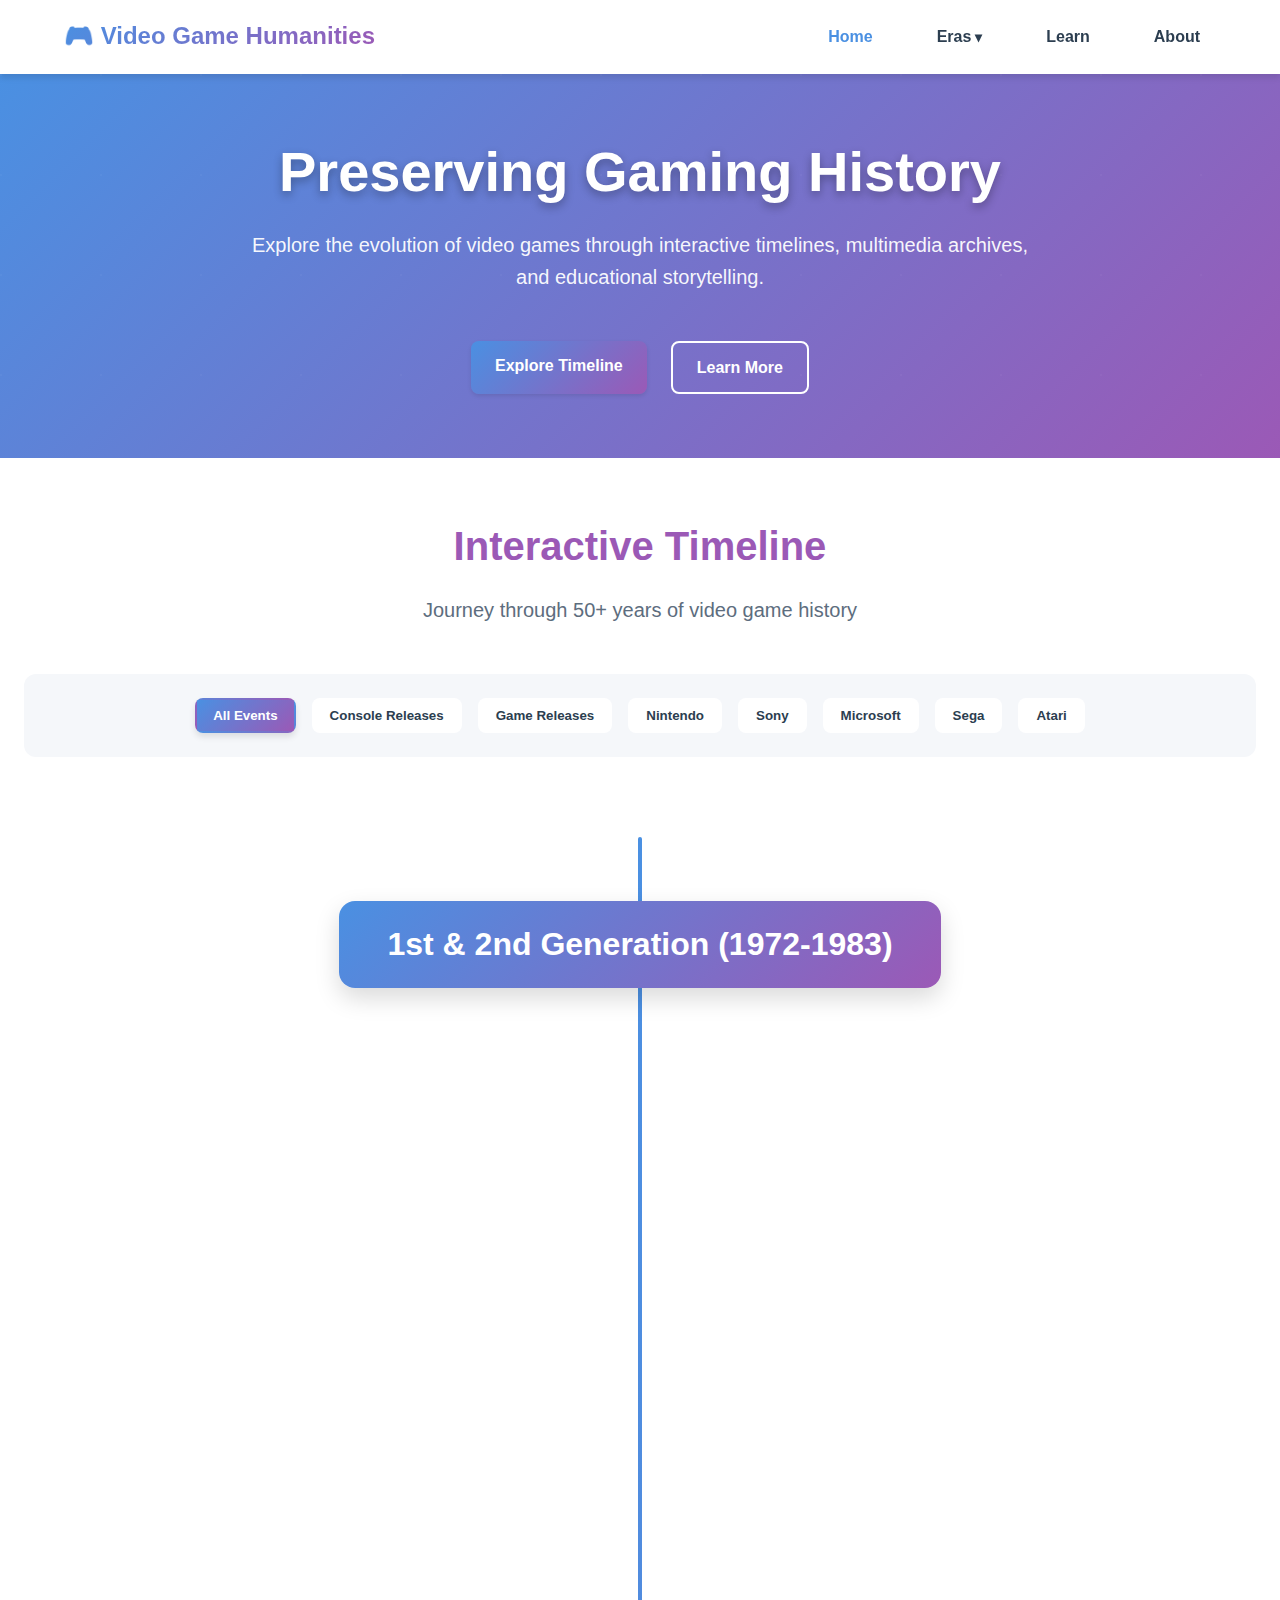
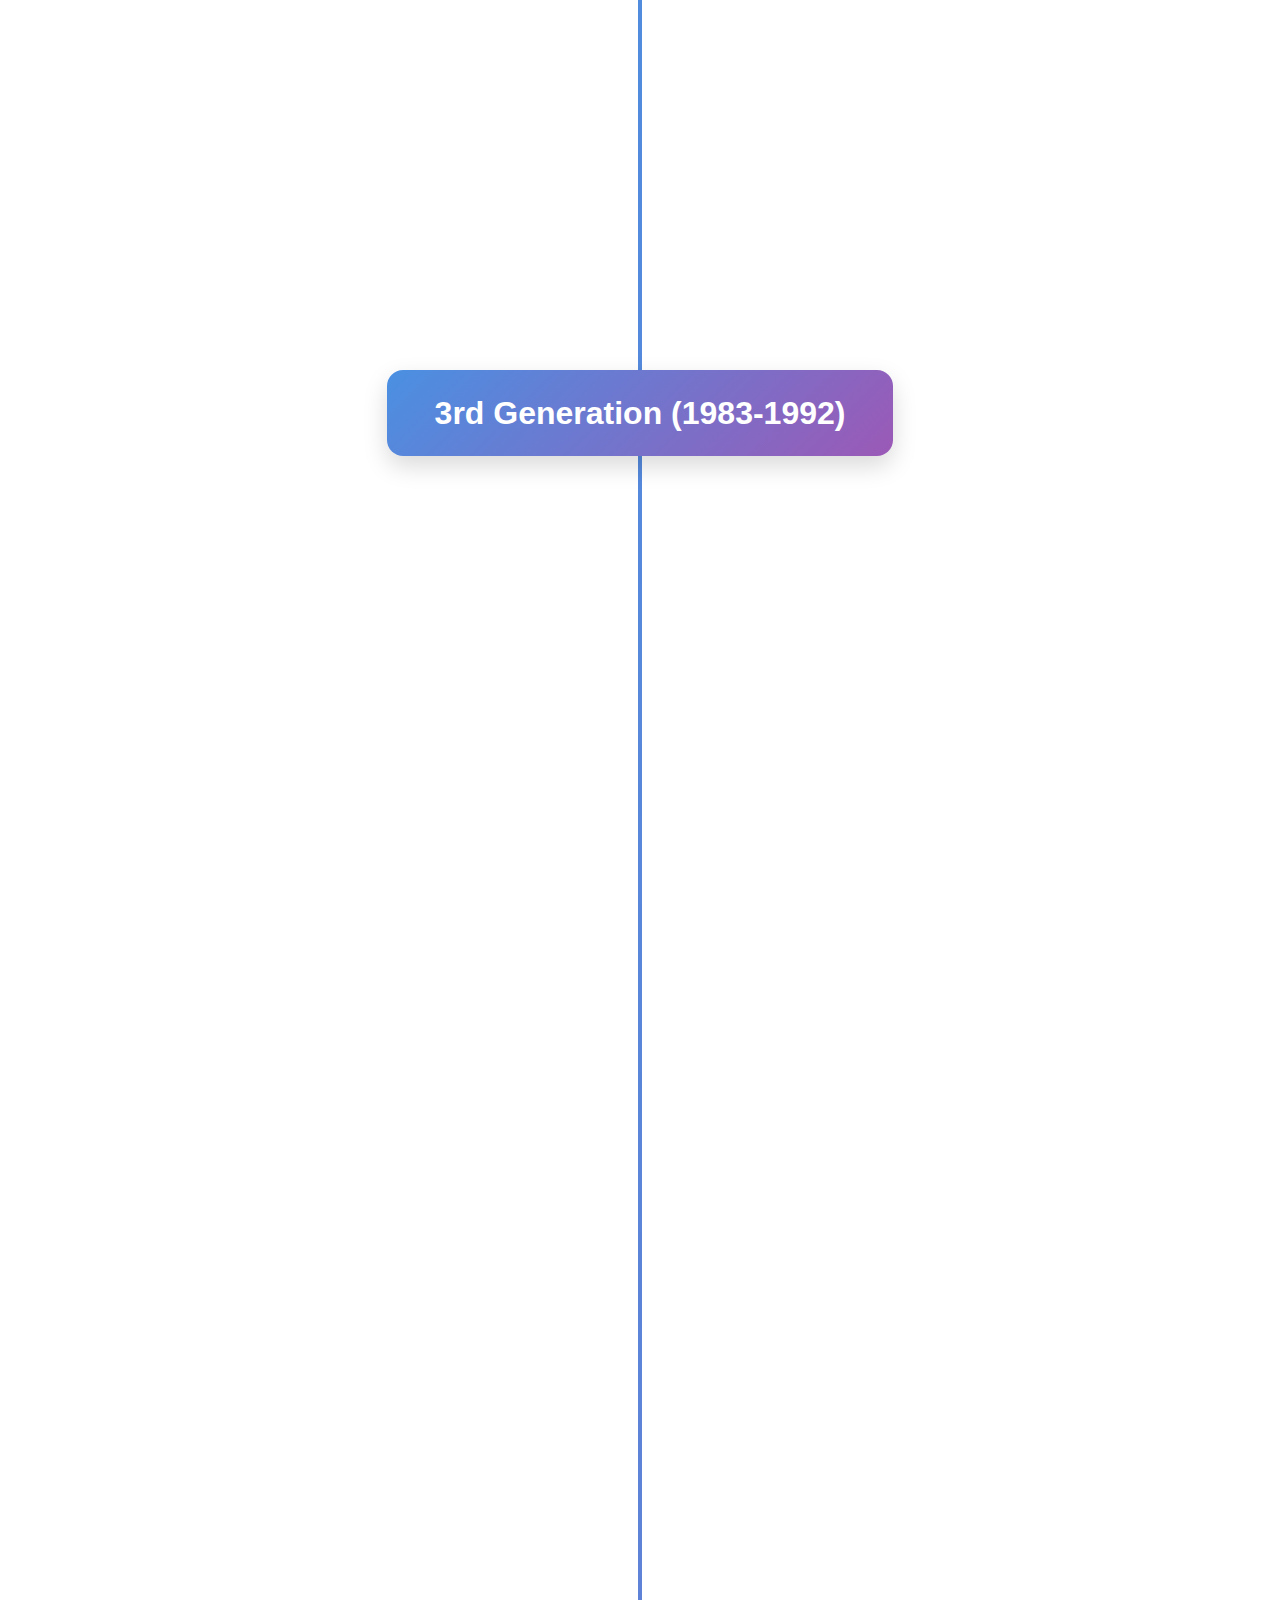
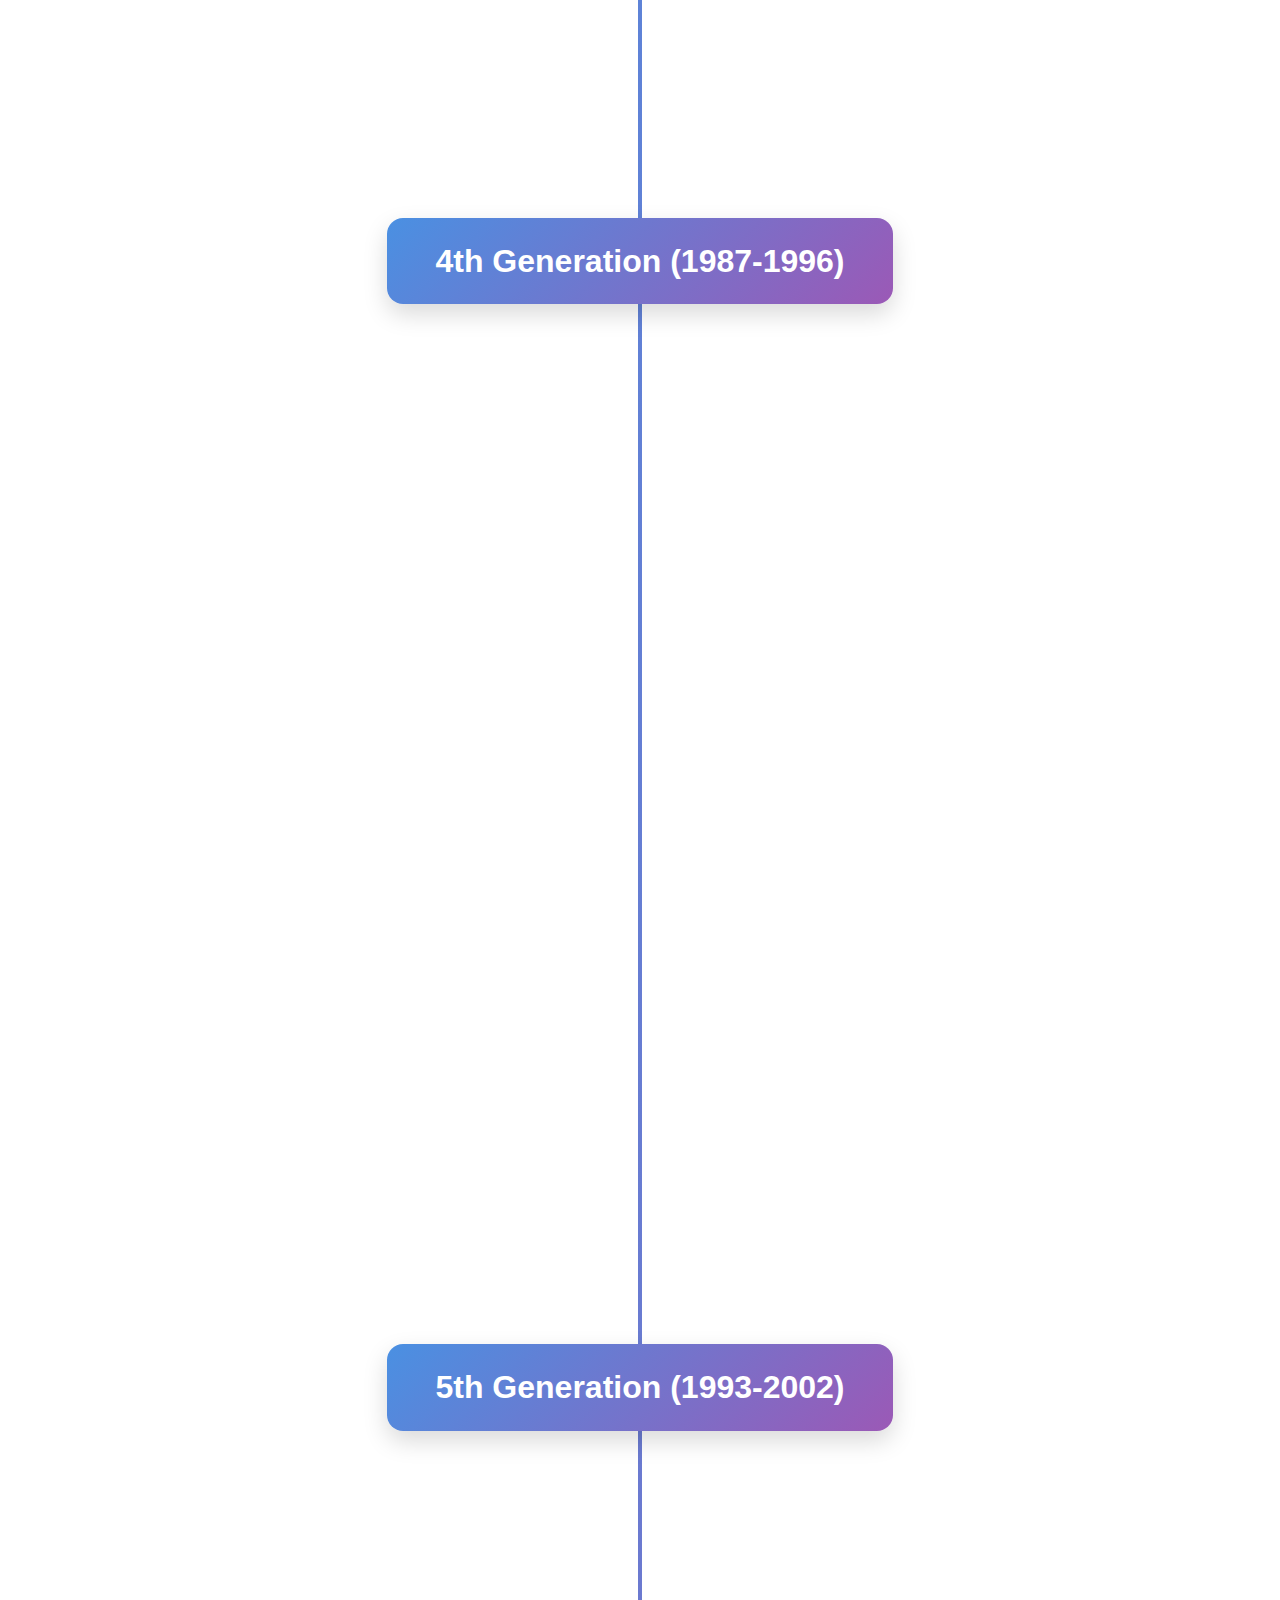
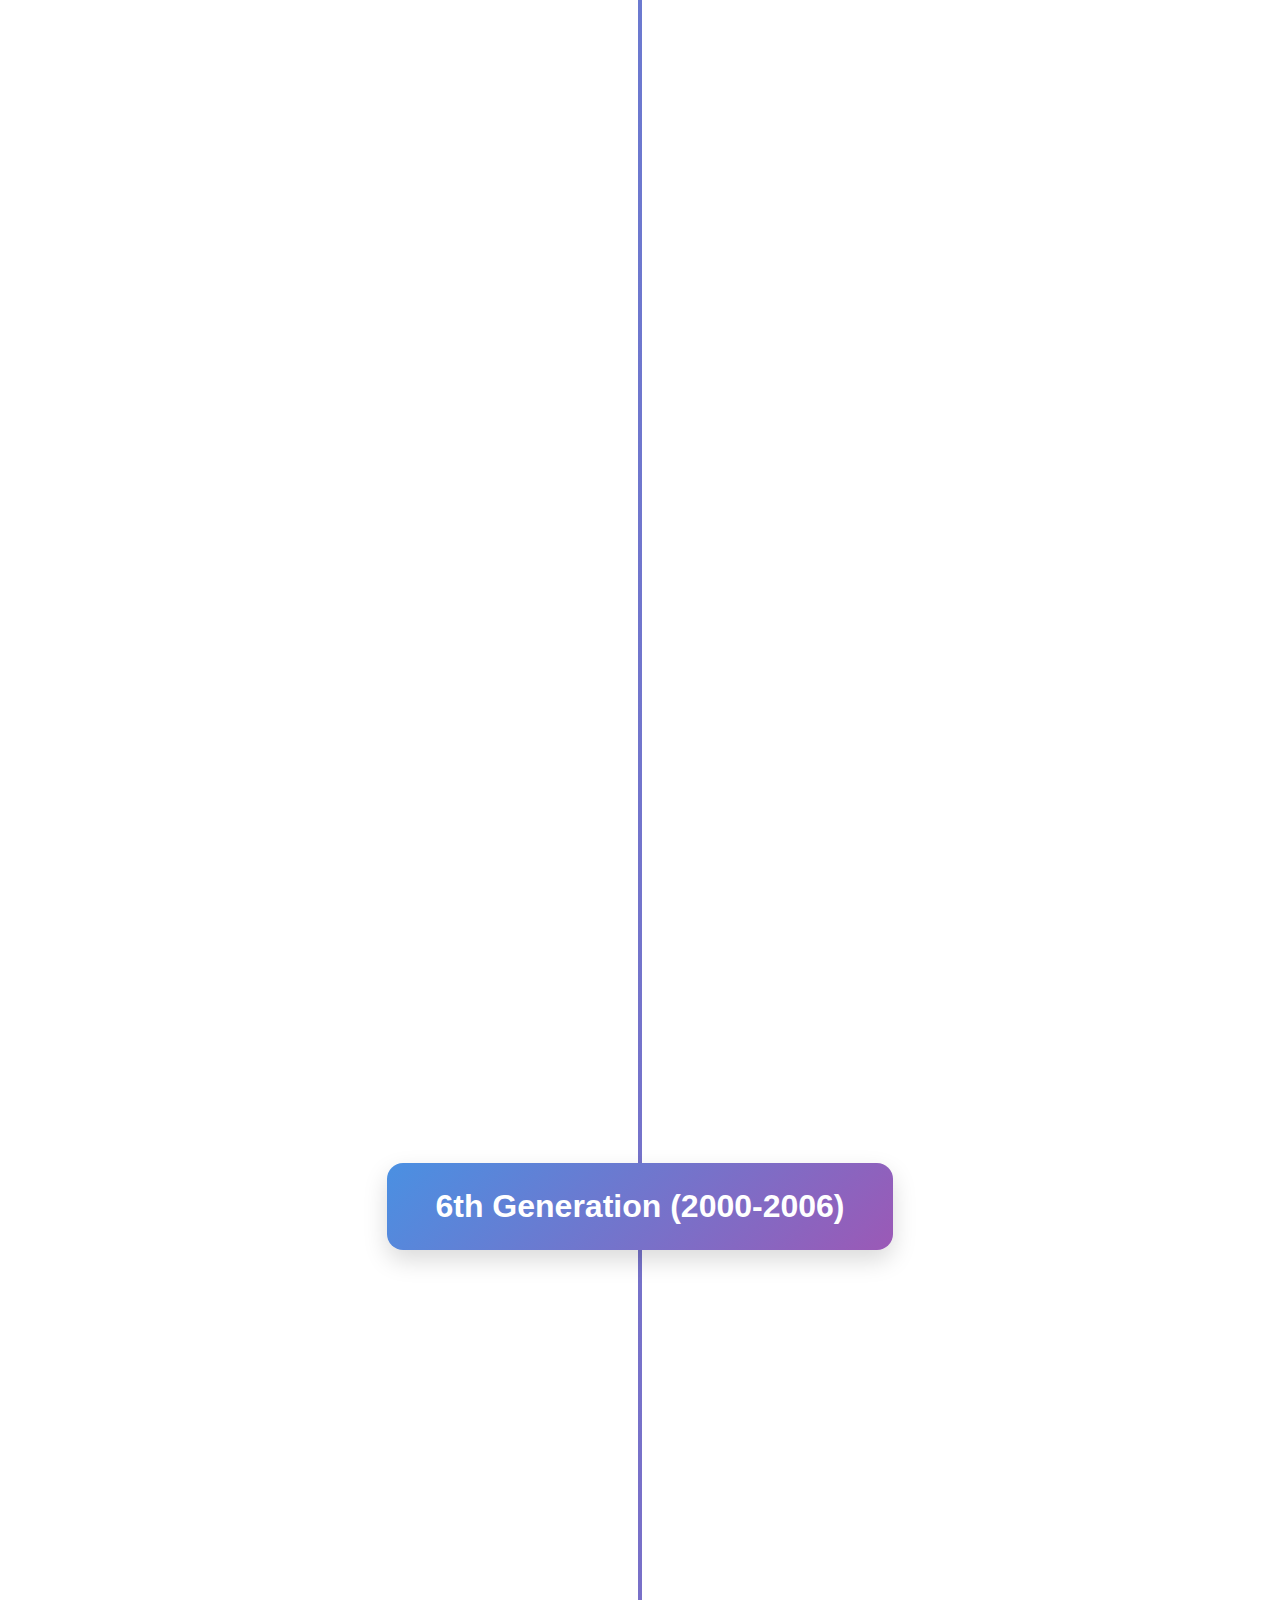
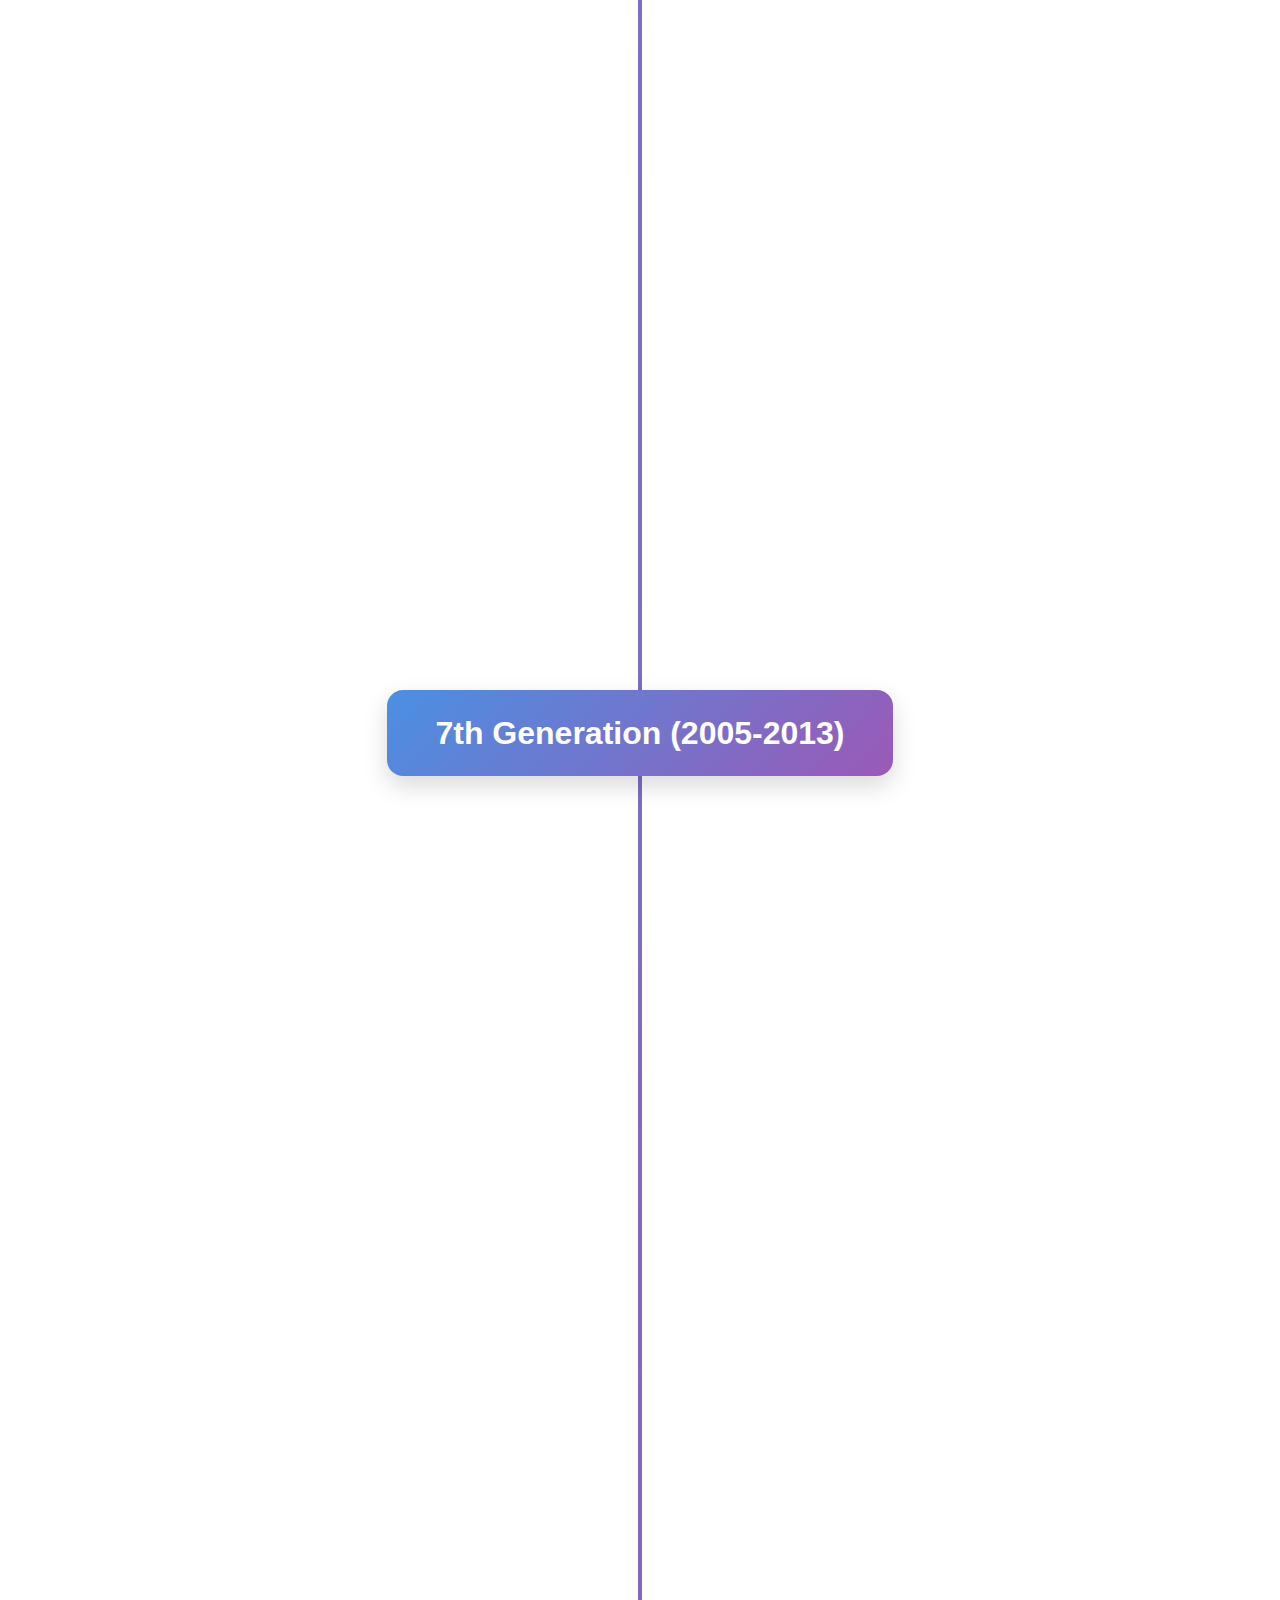
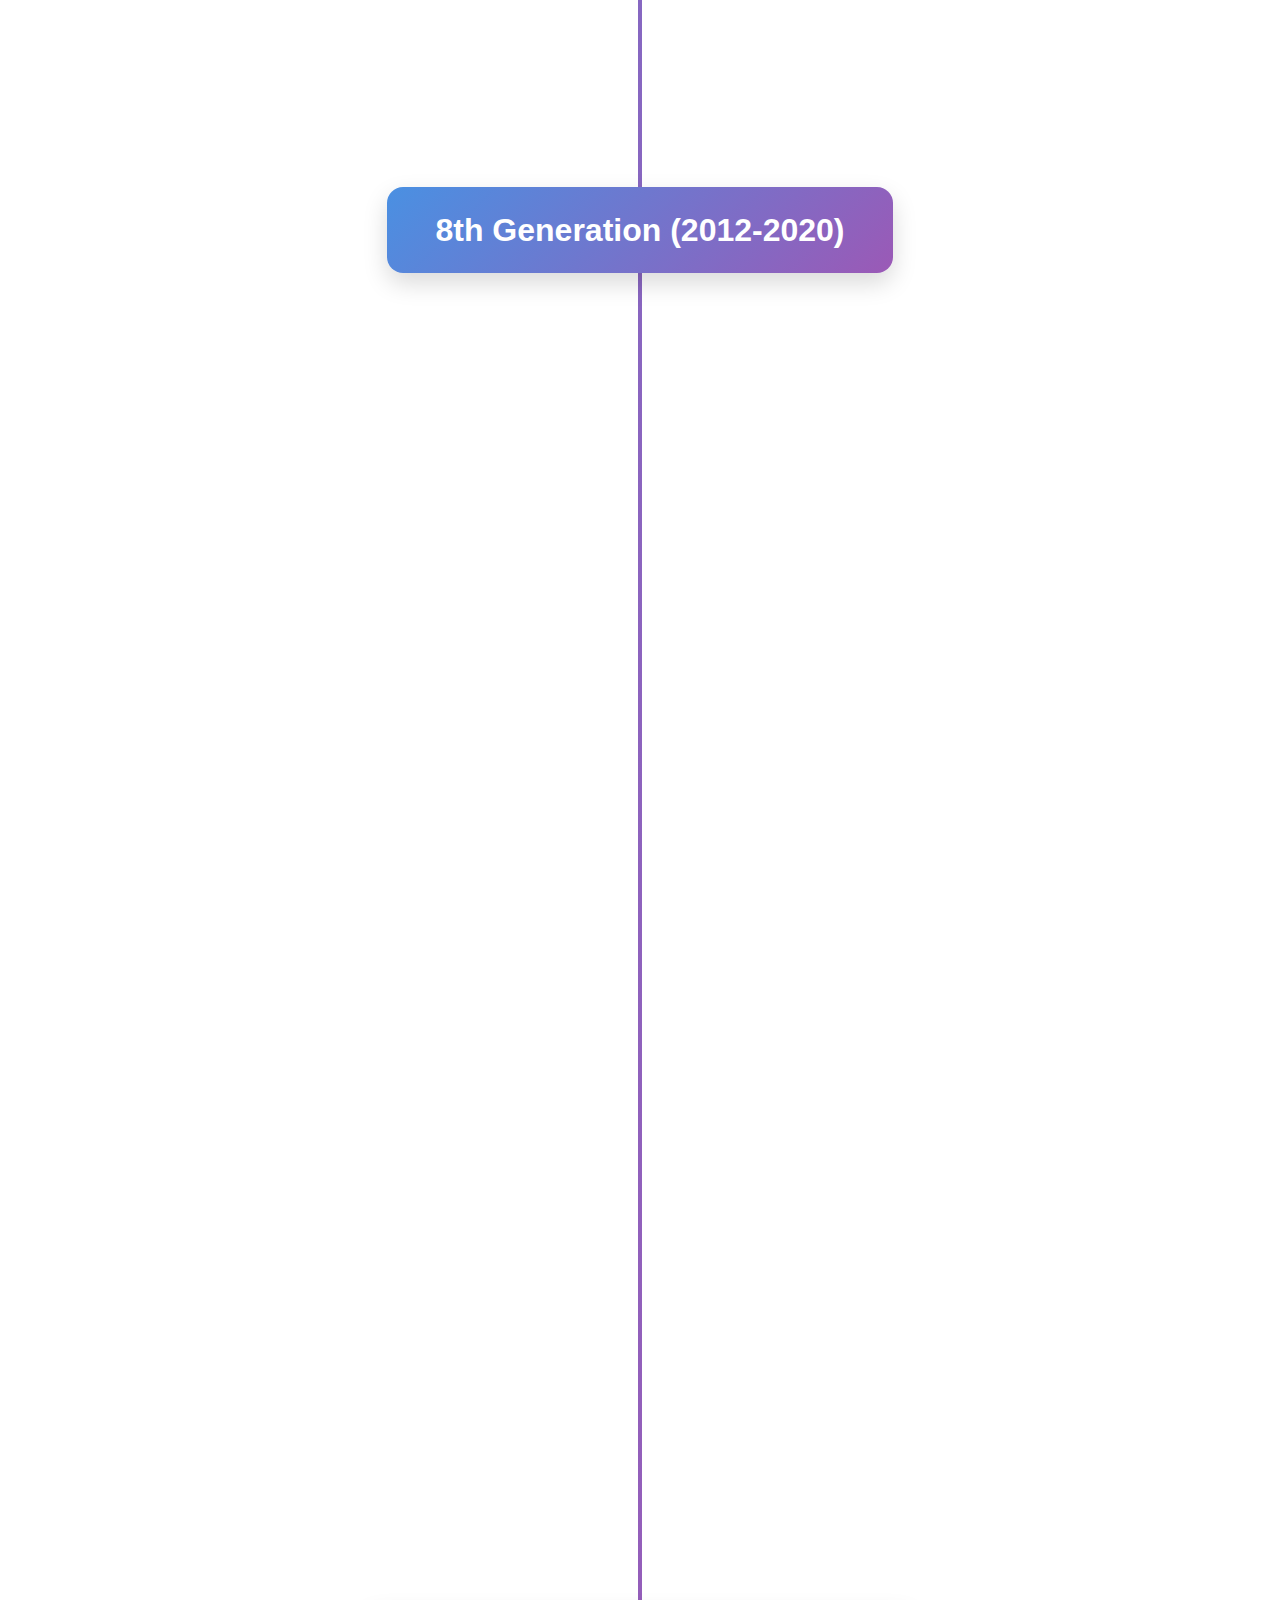
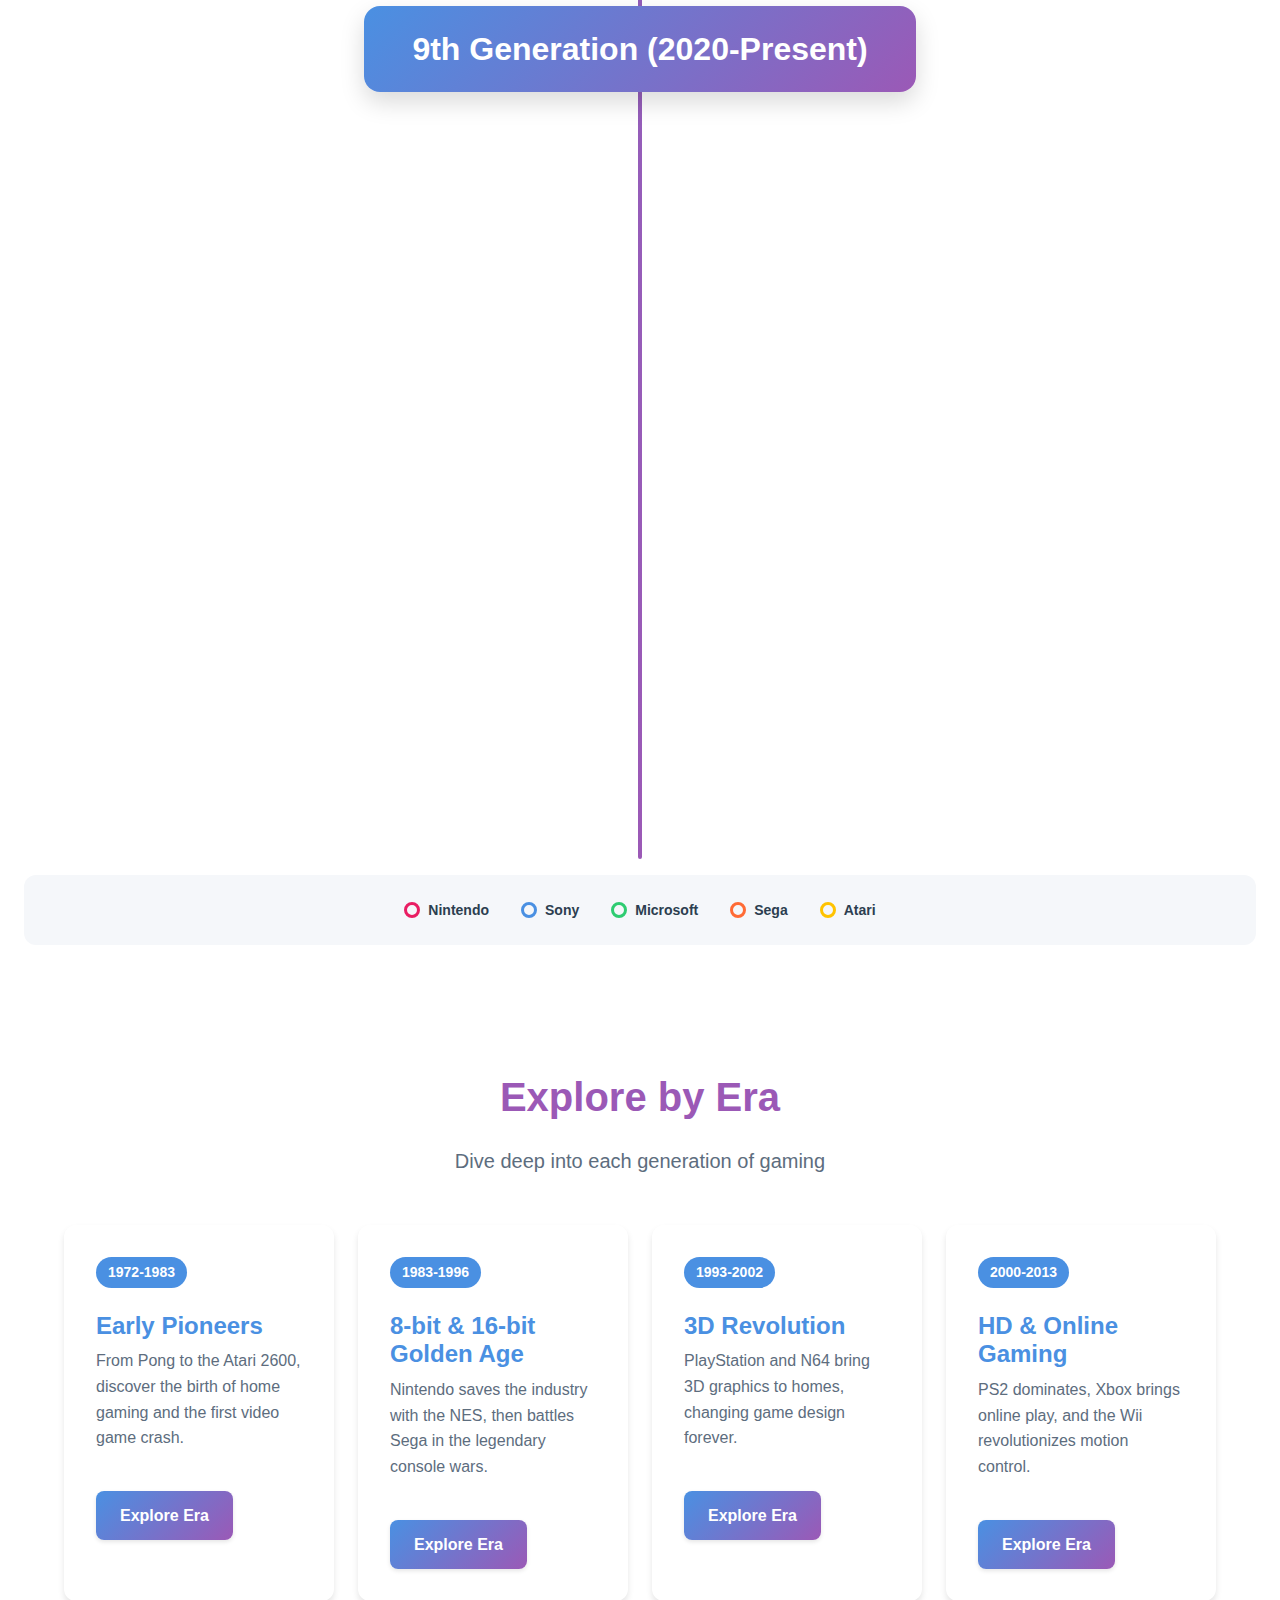
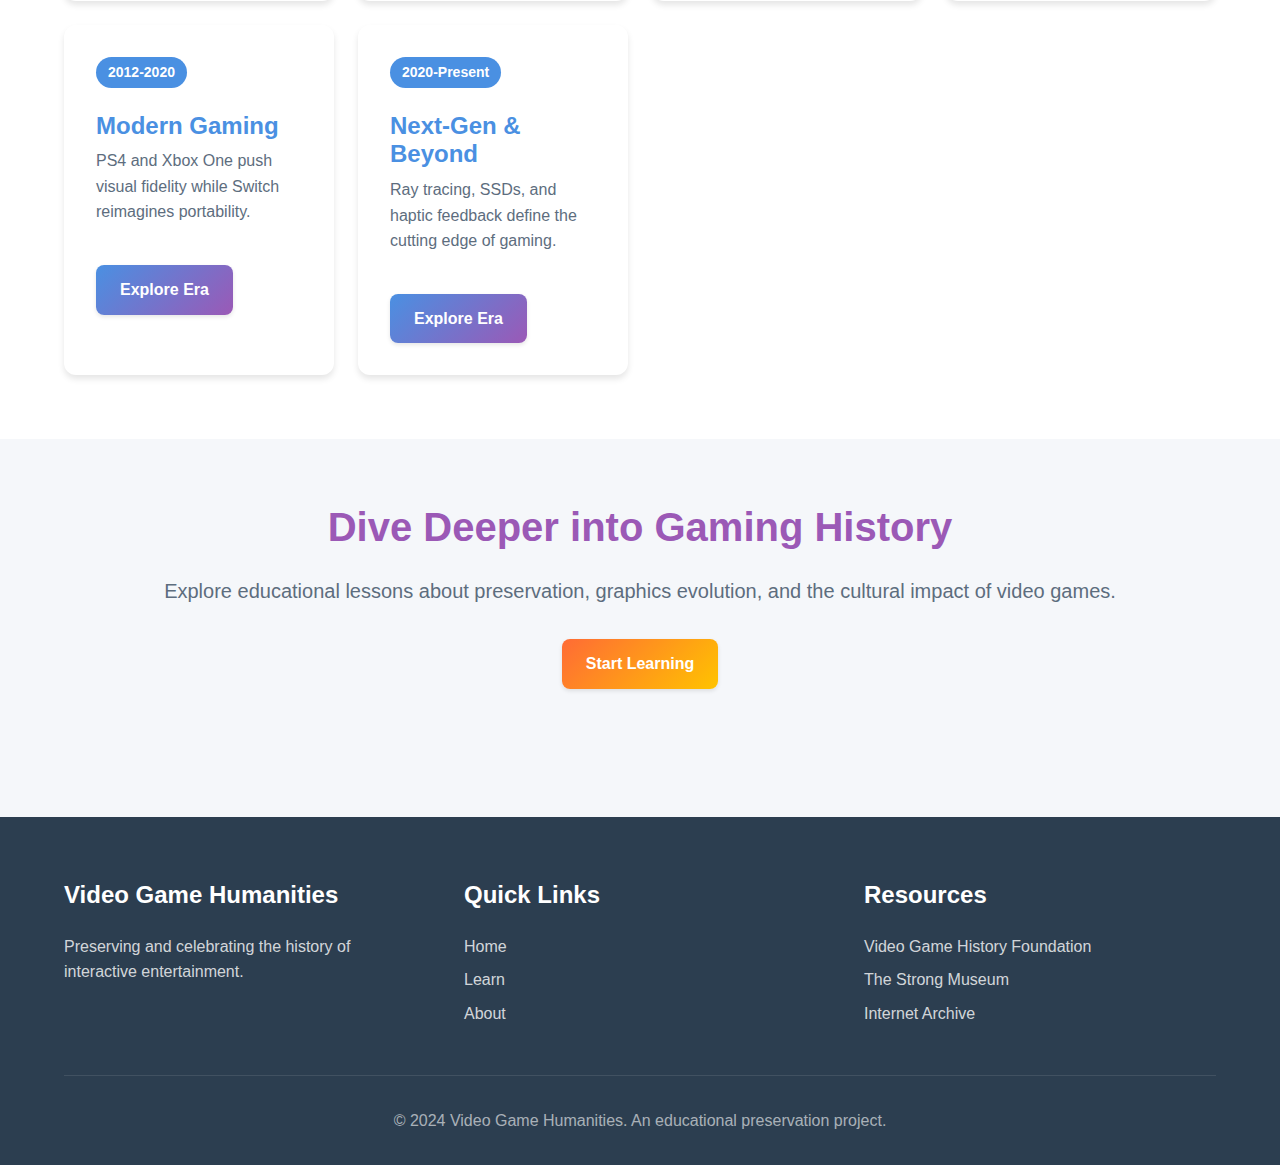
<file: index.html>
<!DOCTYPE html>
<html lang="en">
<head>
    <meta charset="UTF-8">
    <meta name="viewport" content="width=device-width, initial-scale=1.0">
    <meta name="description" content="Explore video game preservation through interactive storytelling, timelines, and multimedia presentations. Discover the history of gaming hardware and cultural heritage.">
    <meta name="keywords" content="video games, preservation, history, gaming, consoles, interactive timeline">
    <title>Video Game Humanities | Interactive Gaming History</title>

    <!-- Stylesheets -->
    <link rel="stylesheet" href="css/main.css">
    <link rel="stylesheet" href="css/timeline.css">
    <link rel="stylesheet" href="css/gallery.css">
    <link rel="stylesheet" href="css/responsive.css">
</head>
<body>
    <!-- Navigation -->
    <nav class="nav" id="mainNav">
        <div class="container">
            <div class="nav-wrapper">
                <a href="index.html" class="nav-logo">
                    <h2>🎮 Video Game Humanities</h2>
                </a>

                <button class="nav-toggle" id="navToggle" aria-label="Toggle navigation">
                    <span class="hamburger"></span>
                </button>

                <ul class="nav-menu" id="navMenu">
                    <li class="nav-item">
                        <a href="index.html" class="nav-link active">Home</a>
                    </li>
                    <li class="nav-item dropdown">
                        <a href="#" class="nav-link dropdown-toggle">Eras</a>
                        <ul class="dropdown-menu">
                            <li><a href="eras/gen1-2.html">1st & 2nd Gen (1972-1983)</a></li>
                            <li><a href="eras/gen3.html">3rd Gen (1983-1992)</a></li>
                            <li><a href="eras/gen4.html">4th Gen (1987-1996)</a></li>
                            <li><a href="eras/gen5.html">5th Gen (1993-2002)</a></li>
                            <li><a href="eras/gen6.html">6th Gen (2000-2006)</a></li>
                            <li><a href="eras/gen7.html">7th Gen (2005-2013)</a></li>
                            <li><a href="eras/gen8.html">8th Gen (2012-2020)</a></li>
                            <li><a href="eras/gen9.html">9th Gen (2020-Present)</a></li>
                        </ul>
                    </li>
                    <li class="nav-item">
                        <a href="learn.html" class="nav-link">Learn</a>
                    </li>
                    <li class="nav-item">
                        <a href="about.html" class="nav-link">About</a>
                    </li>
                </ul>
            </div>
        </div>
    </nav>

    <!-- Hero Section -->
    <header class="hero">
        <div class="container">
            <div class="hero-content">
                <h1 class="hero-title">Preserving Gaming History</h1>
                <p class="hero-subtitle lead">Explore the evolution of video games through interactive timelines, multimedia archives, and educational storytelling.</p>
                <div class="hero-actions">
                    <a href="#timeline" class="btn btn-primary">Explore Timeline</a>
                    <a href="learn.html" class="btn btn-outline">Learn More</a>
                </div>
            </div>
        </div>
    </header>

    <!-- Timeline Section -->
    <section class="timeline-section" id="timeline">
        <div class="container-wide">
            <div class="timeline-header">
                <h2>Interactive Timeline</h2>
                <p class="lead">Journey through 50+ years of video game history</p>
            </div>

            <!-- Timeline Filters -->
            <div class="timeline-filters">
                <button class="filter-btn active" data-filter="all">All Events</button>
                <button class="filter-btn" data-filter="console-release">Console Releases</button>
                <button class="filter-btn" data-filter="game-release">Game Releases</button>
                <button class="filter-btn" data-filter="manufacturer-nintendo">Nintendo</button>
                <button class="filter-btn" data-filter="manufacturer-sony">Sony</button>
                <button class="filter-btn" data-filter="manufacturer-microsoft">Microsoft</button>
                <button class="filter-btn" data-filter="manufacturer-sega">Sega</button>
                <button class="filter-btn" data-filter="manufacturer-atari">Atari</button>
            </div>

            <!-- Timeline Container -->
            <div class="timeline" id="timelineContainer">
                <!-- Timeline items will be dynamically generated by JavaScript -->
            </div>

            <!-- Timeline Legend -->
            <div class="timeline-legend">
                <div class="legend-item">
                    <div class="legend-dot nintendo"></div>
                    <span>Nintendo</span>
                </div>
                <div class="legend-item">
                    <div class="legend-dot sony"></div>
                    <span>Sony</span>
                </div>
                <div class="legend-item">
                    <div class="legend-dot microsoft"></div>
                    <span>Microsoft</span>
                </div>
                <div class="legend-item">
                    <div class="legend-dot sega"></div>
                    <span>Sega</span>
                </div>
                <div class="legend-item">
                    <div class="legend-dot atari"></div>
                    <span>Atari</span>
                </div>
            </div>
        </div>
    </section>

    <!-- Featured Eras Section -->
    <section class="section section-alt">
        <div class="container">
            <div class="text-center mb-xl">
                <h2>Explore by Era</h2>
                <p class="lead">Dive deep into each generation of gaming</p>
            </div>

            <div class="grid grid-3">
                <div class="card">
                    <div class="card-header">
                        <span class="badge badge-primary">1972-1983</span>
                    </div>
                    <h3 class="card-title">Early Pioneers</h3>
                    <p class="card-content">From Pong to the Atari 2600, discover the birth of home gaming and the first video game crash.</p>
                    <a href="eras/gen1-2.html" class="btn btn-primary mt-md">Explore Era</a>
                </div>

                <div class="card">
                    <div class="card-header">
                        <span class="badge badge-primary">1983-1996</span>
                    </div>
                    <h3 class="card-title">8-bit & 16-bit Golden Age</h3>
                    <p class="card-content">Nintendo saves the industry with the NES, then battles Sega in the legendary console wars.</p>
                    <a href="eras/gen3.html" class="btn btn-primary mt-md">Explore Era</a>
                </div>

                <div class="card">
                    <div class="card-header">
                        <span class="badge badge-primary">1993-2002</span>
                    </div>
                    <h3 class="card-title">3D Revolution</h3>
                    <p class="card-content">PlayStation and N64 bring 3D graphics to homes, changing game design forever.</p>
                    <a href="eras/gen5.html" class="btn btn-primary mt-md">Explore Era</a>
                </div>

                <div class="card">
                    <div class="card-header">
                        <span class="badge badge-primary">2000-2013</span>
                    </div>
                    <h3 class="card-title">HD & Online Gaming</h3>
                    <p class="card-content">PS2 dominates, Xbox brings online play, and the Wii revolutionizes motion control.</p>
                    <a href="eras/gen6.html" class="btn btn-primary mt-md">Explore Era</a>
                </div>

                <div class="card">
                    <div class="card-header">
                        <span class="badge badge-primary">2012-2020</span>
                    </div>
                    <h3 class="card-title">Modern Gaming</h3>
                    <p class="card-content">PS4 and Xbox One push visual fidelity while Switch reimagines portability.</p>
                    <a href="eras/gen8.html" class="btn btn-primary mt-md">Explore Era</a>
                </div>

                <div class="card">
                    <div class="card-header">
                        <span class="badge badge-primary">2020-Present</span>
                    </div>
                    <h3 class="card-title">Next-Gen & Beyond</h3>
                    <p class="card-content">Ray tracing, SSDs, and haptic feedback define the cutting edge of gaming.</p>
                    <a href="eras/gen9.html" class="btn btn-primary mt-md">Explore Era</a>
                </div>
            </div>
        </div>
    </section>

    <!-- Learn CTA Section -->
    <section class="section">
        <div class="container text-center">
            <h2>Dive Deeper into Gaming History</h2>
            <p class="lead mb-lg">Explore educational lessons about preservation, graphics evolution, and the cultural impact of video games.</p>
            <a href="learn.html" class="btn btn-secondary">Start Learning</a>
        </div>
    </section>

    <!-- Footer -->
    <footer class="footer">
        <div class="container">
            <div class="footer-content">
                <div class="footer-section">
                    <h4>Video Game Humanities</h4>
                    <p>Preserving and celebrating the history of interactive entertainment.</p>
                </div>

                <div class="footer-section">
                    <h4>Quick Links</h4>
                    <ul class="footer-links">
                        <li><a href="index.html">Home</a></li>
                        <li><a href="learn.html">Learn</a></li>
                        <li><a href="about.html">About</a></li>
                    </ul>
                </div>

                <div class="footer-section">
                    <h4>Resources</h4>
                    <ul class="footer-links">
                        <li><a href="https://gamehistory.org" target="_blank">Video Game History Foundation</a></li>
                        <li><a href="https://www.museumofplay.org" target="_blank">The Strong Museum</a></li>
                        <li><a href="https://archive.org" target="_blank">Internet Archive</a></li>
                    </ul>
                </div>
            </div>

            <div class="footer-bottom">
                <p>&copy; 2024 Video Game Humanities. An educational preservation project.</p>
            </div>
        </div>
    </footer>

    <!-- Modal for Timeline Events -->
    <div class="modal" id="eventModal">
        <div class="modal-overlay"></div>
        <div class="modal-content">
            <button class="modal-close" id="modalClose">&times;</button>
            <div class="modal-body" id="modalBody">
                <!-- Content will be dynamically inserted -->
            </div>
        </div>
    </div>

    <!-- Back to Top Button -->
    <button class="back-to-top" id="backToTop" aria-label="Back to top">
        ↑
    </button>

    <!-- JavaScript -->
    <script src="js/navigation.js"></script>
    <script src="js/timeline.js"></script>
    <script src="js/modal.js"></script>
</body>
</html>
</file>
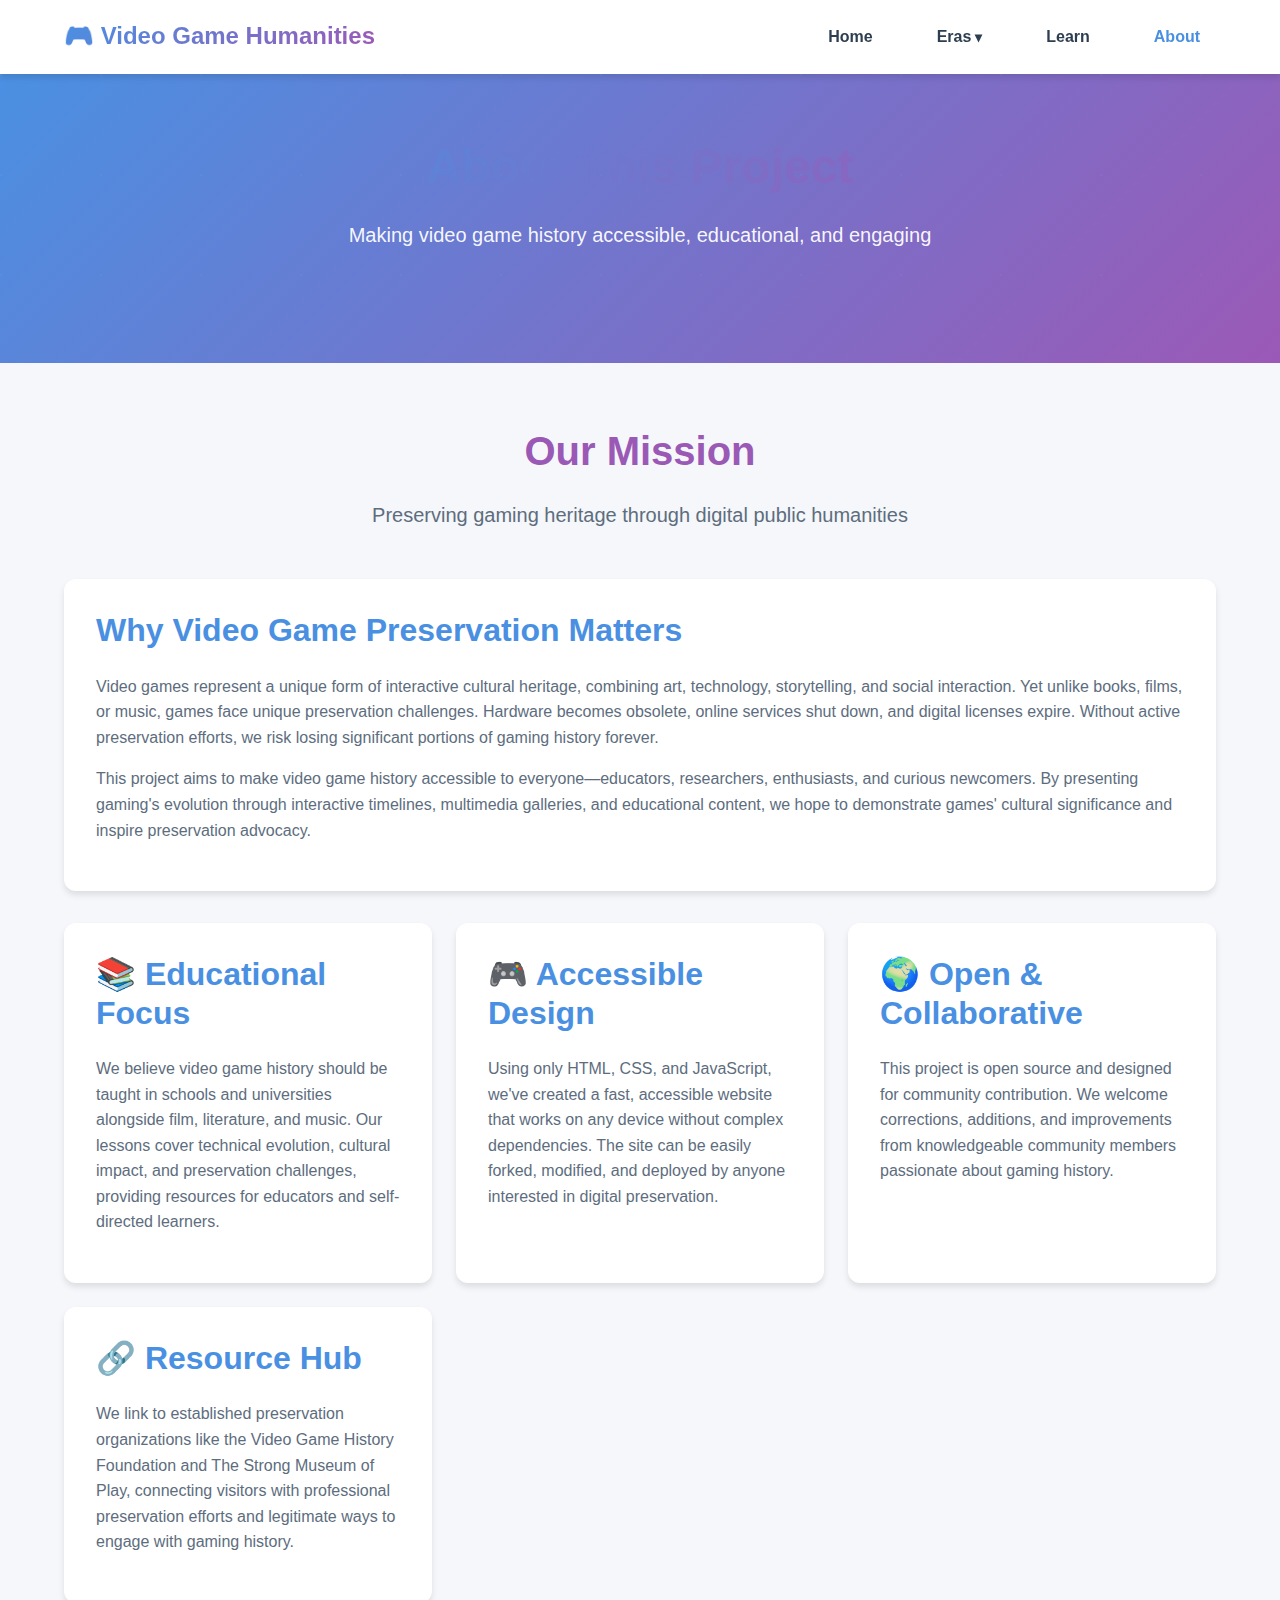
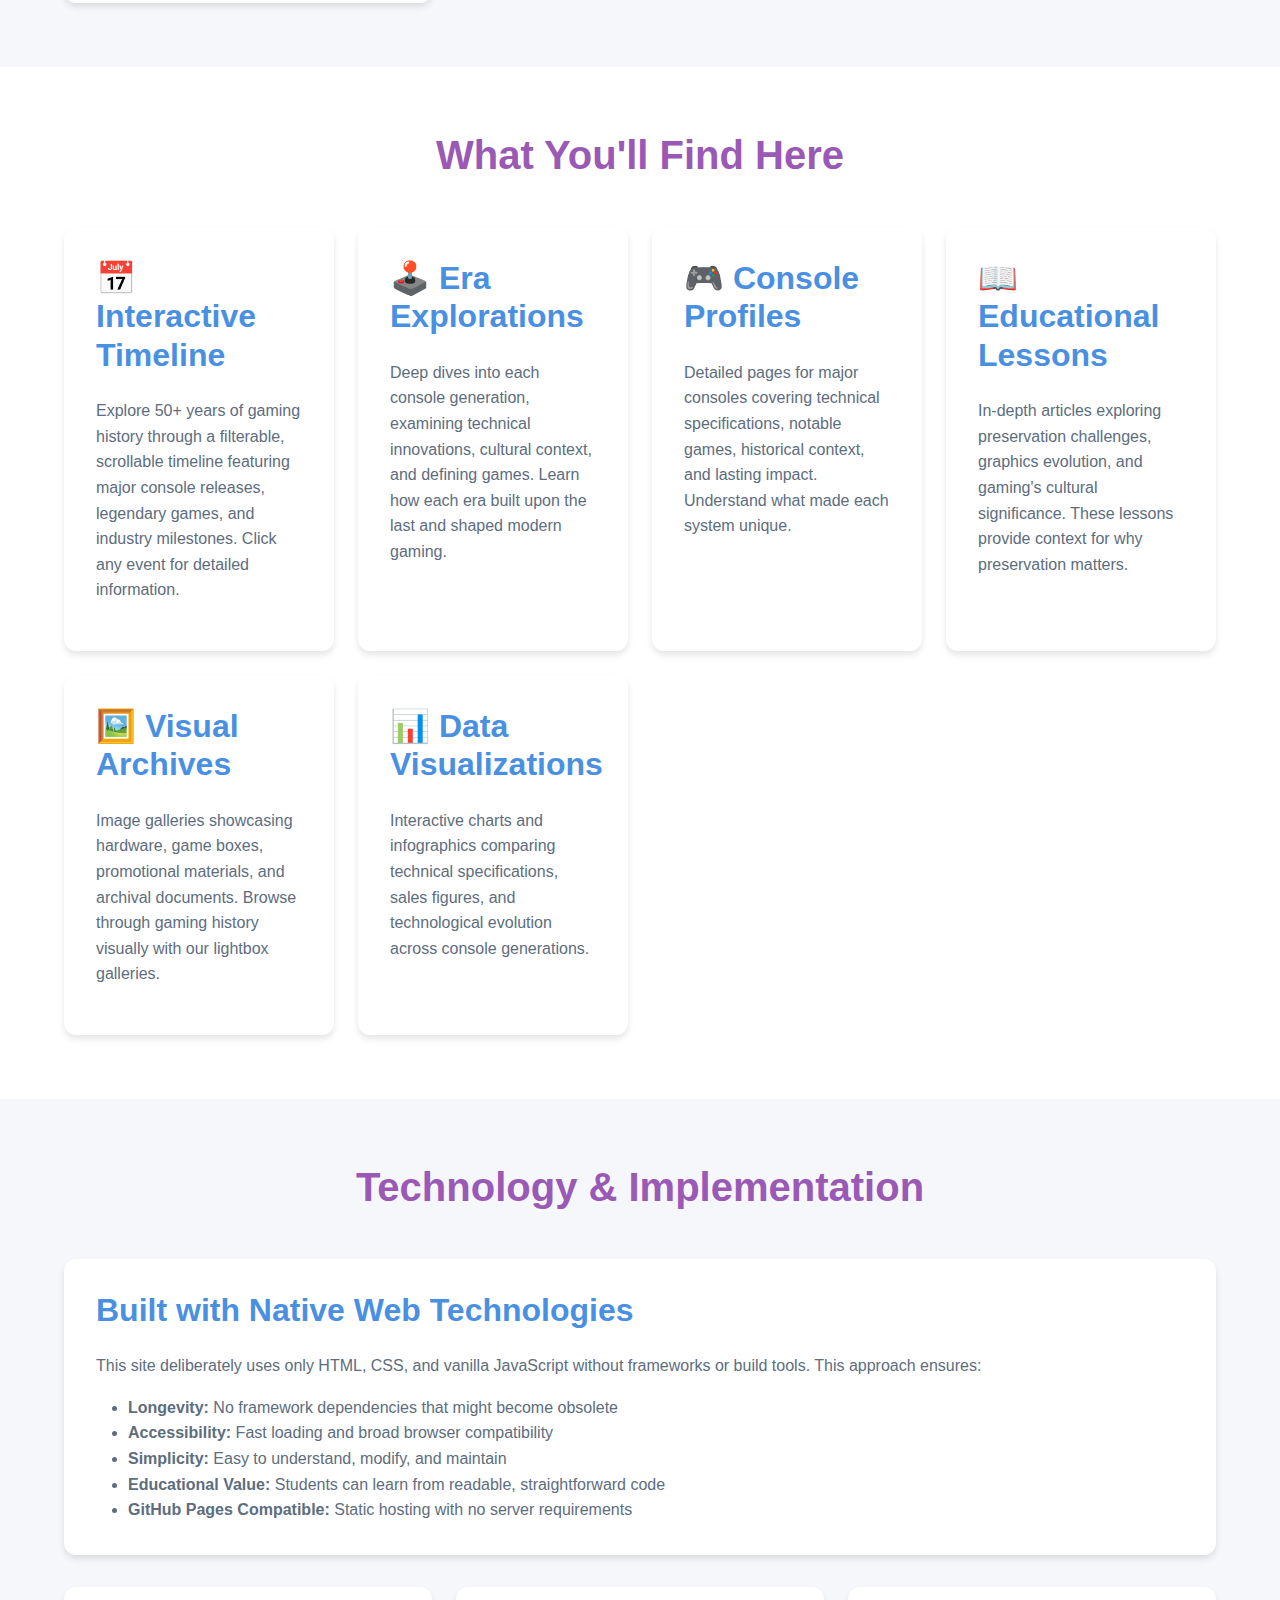
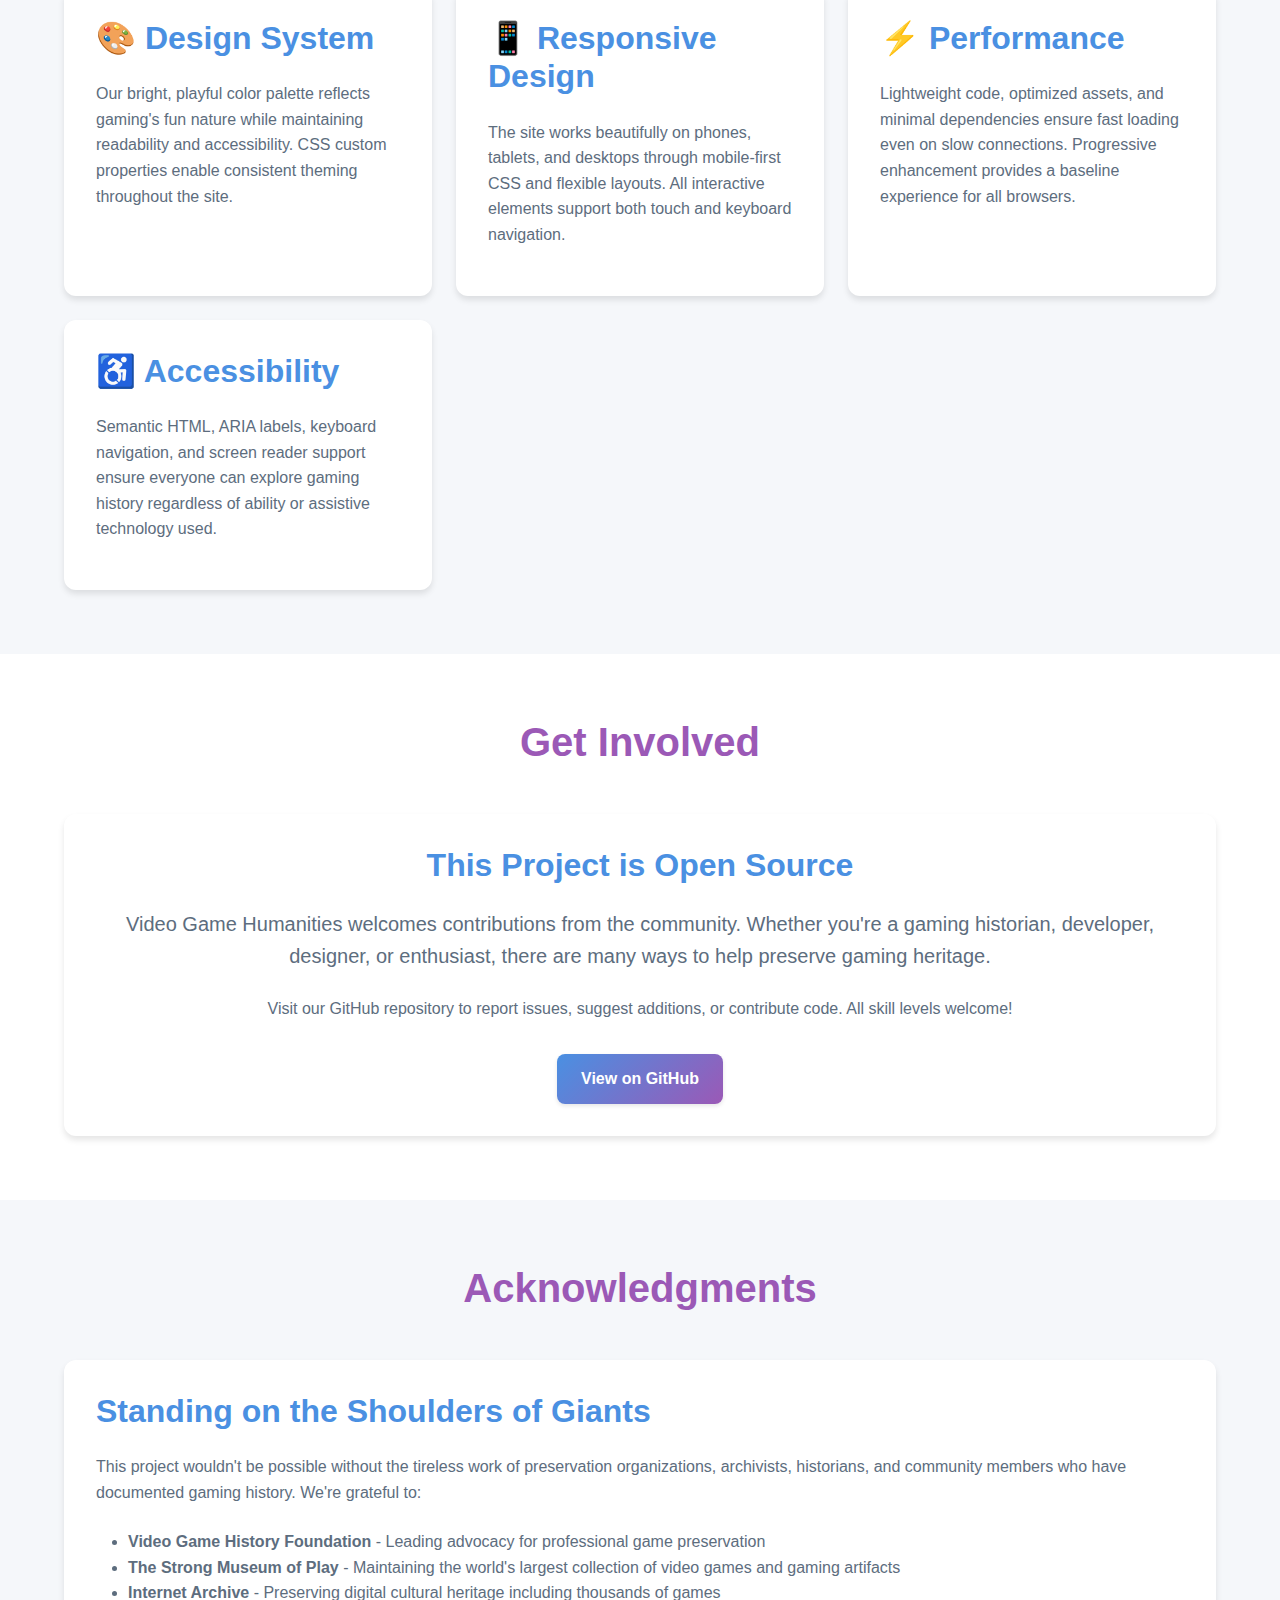
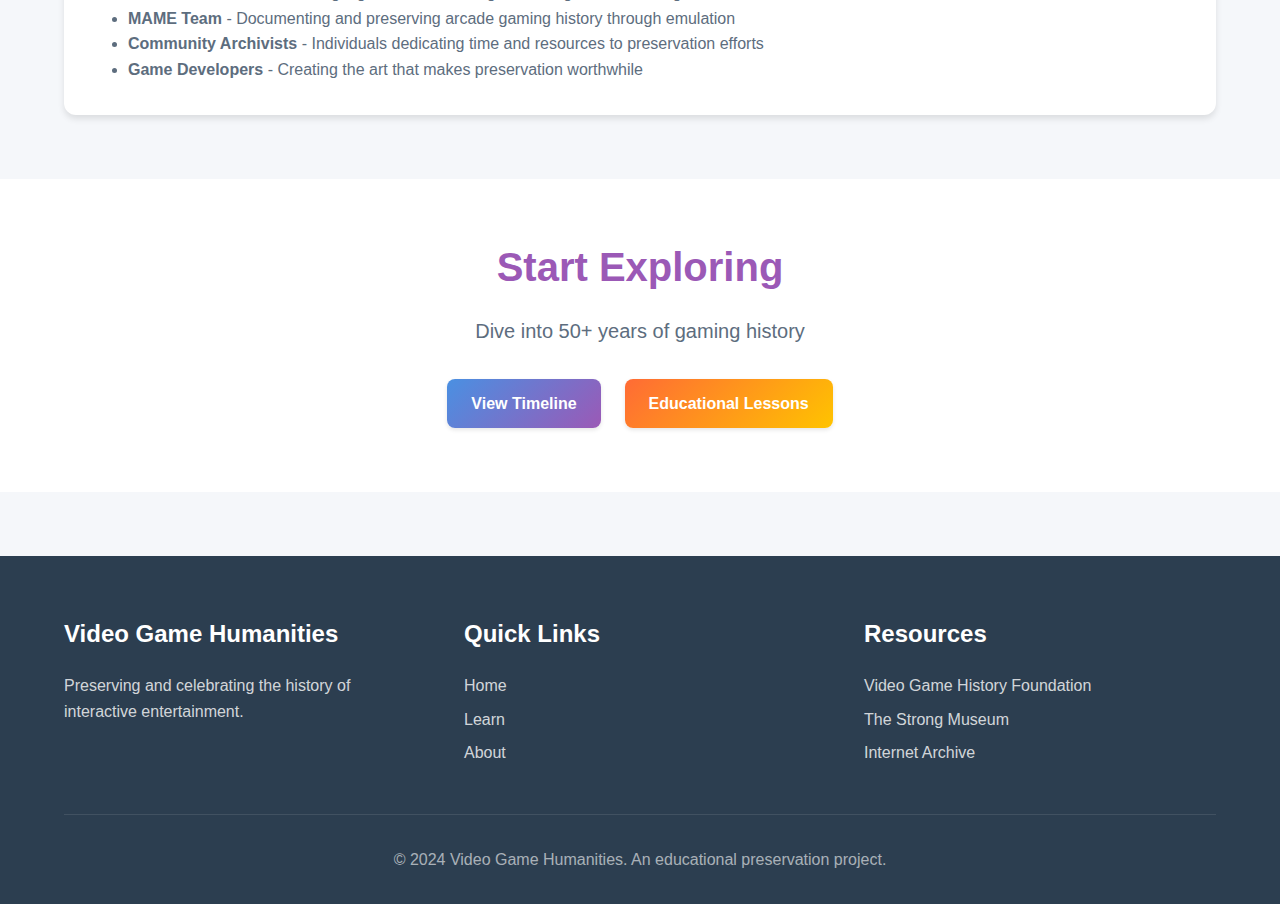
<file: about.html>
<!DOCTYPE html>
<html lang="en">
<head>
    <meta charset="UTF-8">
    <meta name="viewport" content="width=device-width, initial-scale=1.0">
    <meta name="description" content="About Video Game Humanities - A public humanities project making video game preservation accessible through interactive storytelling.">
    <title>About | Video Game Humanities</title>

    <link rel="stylesheet" href="css/main.css">
    <link rel="stylesheet" href="css/responsive.css">
</head>
<body>
    <!-- Navigation -->
    <nav class="nav" id="mainNav">
        <div class="container">
            <div class="nav-wrapper">
                <a href="index.html" class="nav-logo">
                    <h2>🎮 Video Game Humanities</h2>
                </a>

                <button class="nav-toggle" id="navToggle" aria-label="Toggle navigation">
                    <span class="hamburger"></span>
                </button>

                <ul class="nav-menu" id="navMenu">
                    <li class="nav-item">
                        <a href="index.html" class="nav-link">Home</a>
                    </li>
                    <li class="nav-item dropdown">
                        <a href="#" class="nav-link dropdown-toggle">Eras</a>
                        <ul class="dropdown-menu">
                            <li><a href="eras/gen1-2.html">1st & 2nd Gen (1972-1983)</a></li>
                            <li><a href="eras/gen3.html">3rd Gen (1983-1992)</a></li>
                            <li><a href="eras/gen4.html">4th Gen (1987-1996)</a></li>
                            <li><a href="eras/gen5.html">5th Gen (1993-2002)</a></li>
                            <li><a href="eras/gen6.html">6th Gen (2000-2006)</a></li>
                            <li><a href="eras/gen7.html">7th Gen (2005-2013)</a></li>
                            <li><a href="eras/gen8.html">8th Gen (2012-2020)</a></li>
                            <li><a href="eras/gen9.html">9th Gen (2020-Present)</a></li>
                        </ul>
                    </li>
                    <li class="nav-item">
                        <a href="learn.html" class="nav-link">Learn</a>
                    </li>
                    <li class="nav-item">
                        <a href="about.html" class="nav-link active">About</a>
                    </li>
                </ul>
            </div>
        </div>
    </nav>

    <!-- Hero -->
    <header class="hero">
        <div class="container">
            <div class="hero-content">
                <h1>About This Project</h1>
                <p class="hero-subtitle lead">Making video game history accessible, educational, and engaging</p>
            </div>
        </div>
    </header>

    <!-- Mission -->
    <section class="section">
        <div class="container">
            <div class="text-center mb-xl">
                <h2>Our Mission</h2>
                <p class="lead">Preserving gaming heritage through digital public humanities</p>
            </div>

            <div class="card mb-lg">
                <h3>Why Video Game Preservation Matters</h3>
                <p>
                    Video games represent a unique form of interactive cultural heritage, combining art, technology, storytelling, and social interaction. Yet unlike books, films, or music, games face unique preservation challenges. Hardware becomes obsolete, online services shut down, and digital licenses expire. Without active preservation efforts, we risk losing significant portions of gaming history forever.
                </p>
                <p>
                    This project aims to make video game history accessible to everyone—educators, researchers, enthusiasts, and curious newcomers. By presenting gaming's evolution through interactive timelines, multimedia galleries, and educational content, we hope to demonstrate games' cultural significance and inspire preservation advocacy.
                </p>
            </div>

            <div class="grid grid-2">
                <div class="card">
                    <h3>📚 Educational Focus</h3>
                    <p>
                        We believe video game history should be taught in schools and universities alongside film, literature, and music. Our lessons cover technical evolution, cultural impact, and preservation challenges, providing resources for educators and self-directed learners.
                    </p>
                </div>

                <div class="card">
                    <h3>🎮 Accessible Design</h3>
                    <p>
                        Using only HTML, CSS, and JavaScript, we've created a fast, accessible website that works on any device without complex dependencies. The site can be easily forked, modified, and deployed by anyone interested in digital preservation.
                    </p>
                </div>

                <div class="card">
                    <h3>🌍 Open & Collaborative</h3>
                    <p>
                        This project is open source and designed for community contribution. We welcome corrections, additions, and improvements from knowledgeable community members passionate about gaming history.
                    </p>
                </div>

                <div class="card">
                    <h3>🔗 Resource Hub</h3>
                    <p>
                        We link to established preservation organizations like the Video Game History Foundation and The Strong Museum of Play, connecting visitors with professional preservation efforts and legitimate ways to engage with gaming history.
                    </p>
                </div>
            </div>
        </div>
    </section>

    <!-- What You'll Find -->
    <section class="section section-alt">
        <div class="container">
            <h2 class="text-center mb-xl">What You'll Find Here</h2>

            <div class="grid grid-3">
                <div class="card">
                    <h3>📅 Interactive Timeline</h3>
                    <p>
                        Explore 50+ years of gaming history through a filterable, scrollable timeline featuring major console releases, legendary games, and industry milestones. Click any event for detailed information.
                    </p>
                </div>

                <div class="card">
                    <h3>🕹️ Era Explorations</h3>
                    <p>
                        Deep dives into each console generation, examining technical innovations, cultural context, and defining games. Learn how each era built upon the last and shaped modern gaming.
                    </p>
                </div>

                <div class="card">
                    <h3>🎮 Console Profiles</h3>
                    <p>
                        Detailed pages for major consoles covering technical specifications, notable games, historical context, and lasting impact. Understand what made each system unique.
                    </p>
                </div>

                <div class="card">
                    <h3>📖 Educational Lessons</h3>
                    <p>
                        In-depth articles exploring preservation challenges, graphics evolution, and gaming's cultural significance. These lessons provide context for why preservation matters.
                    </p>
                </div>

                <div class="card">
                    <h3>🖼️ Visual Archives</h3>
                    <p>
                        Image galleries showcasing hardware, game boxes, promotional materials, and archival documents. Browse through gaming history visually with our lightbox galleries.
                    </p>
                </div>

                <div class="card">
                    <h3>📊 Data Visualizations</h3>
                    <p>
                        Interactive charts and infographics comparing technical specifications, sales figures, and technological evolution across console generations.
                    </p>
                </div>
            </div>
        </div>
    </section>

    <!-- Technology -->
    <section class="section">
        <div class="container">
            <h2 class="text-center mb-xl">Technology & Implementation</h2>

            <div class="card mb-lg">
                <h3>Built with Native Web Technologies</h3>
                <p>
                    This site deliberately uses only HTML, CSS, and vanilla JavaScript without frameworks or build tools. This approach ensures:
                </p>
                <ul style="list-style: disc; margin-left: var(--spacing-lg); color: var(--text-secondary);">
                    <li><strong>Longevity:</strong> No framework dependencies that might become obsolete</li>
                    <li><strong>Accessibility:</strong> Fast loading and broad browser compatibility</li>
                    <li><strong>Simplicity:</strong> Easy to understand, modify, and maintain</li>
                    <li><strong>Educational Value:</strong> Students can learn from readable, straightforward code</li>
                    <li><strong>GitHub Pages Compatible:</strong> Static hosting with no server requirements</li>
                </ul>
            </div>

            <div class="grid grid-2">
                <div class="card">
                    <h3>🎨 Design System</h3>
                    <p>
                        Our bright, playful color palette reflects gaming's fun nature while maintaining readability and accessibility. CSS custom properties enable consistent theming throughout the site.
                    </p>
                </div>

                <div class="card">
                    <h3>📱 Responsive Design</h3>
                    <p>
                        The site works beautifully on phones, tablets, and desktops through mobile-first CSS and flexible layouts. All interactive elements support both touch and keyboard navigation.
                    </p>
                </div>

                <div class="card">
                    <h3>⚡ Performance</h3>
                    <p>
                        Lightweight code, optimized assets, and minimal dependencies ensure fast loading even on slow connections. Progressive enhancement provides a baseline experience for all browsers.
                    </p>
                </div>

                <div class="card">
                    <h3>♿ Accessibility</h3>
                    <p>
                        Semantic HTML, ARIA labels, keyboard navigation, and screen reader support ensure everyone can explore gaming history regardless of ability or assistive technology used.
                    </p>
                </div>
            </div>
        </div>
    </section>

    <!-- Contributing -->
    <section class="section section-alt">
        <div class="container">
            <h2 class="text-center mb-xl">Get Involved</h2>

            <div class="card text-center">
                <h3>This Project is Open Source</h3>
                <p class="lead mb-md">
                    Video Game Humanities welcomes contributions from the community. Whether you're a gaming historian, developer, designer, or enthusiast, there are many ways to help preserve gaming heritage.
                </p>
                <p class="mb-lg">
                    Visit our GitHub repository to report issues, suggest additions, or contribute code. All skill levels welcome!
                </p>
                <a href="https://github.com" class="btn btn-primary" target="_blank">View on GitHub</a>
            </div>
        </div>
    </section>

    <!-- Acknowledgments -->
    <section class="section">
        <div class="container">
            <h2 class="text-center mb-xl">Acknowledgments</h2>

            <div class="card">
                <h3>Standing on the Shoulders of Giants</h3>
                <p>
                    This project wouldn't be possible without the tireless work of preservation organizations, archivists, historians, and community members who have documented gaming history. We're grateful to:
                </p>
                <ul style="list-style: disc; margin-left: var(--spacing-lg); color: var(--text-secondary); margin-top: var(--spacing-md);">
                    <li><strong>Video Game History Foundation</strong> - Leading advocacy for professional game preservation</li>
                    <li><strong>The Strong Museum of Play</strong> - Maintaining the world's largest collection of video games and gaming artifacts</li>
                    <li><strong>Internet Archive</strong> - Preserving digital cultural heritage including thousands of games</li>
                    <li><strong>MAME Team</strong> - Documenting and preserving arcade gaming history through emulation</li>
                    <li><strong>Community Archivists</strong> - Individuals dedicating time and resources to preservation efforts</li>
                    <li><strong>Game Developers</strong> - Creating the art that makes preservation worthwhile</li>
                </ul>
            </div>
        </div>
    </section>

    <!-- Call to Action -->
    <section class="section section-alt text-center">
        <div class="container">
            <h2>Start Exploring</h2>
            <p class="lead mb-lg">Dive into 50+ years of gaming history</p>
            <div class="flex-center gap-md" style="flex-wrap: wrap;">
                <a href="index.html#timeline" class="btn btn-primary">View Timeline</a>
                <a href="learn.html" class="btn btn-secondary">Educational Lessons</a>
            </div>
        </div>
    </section>

    <!-- Footer -->
    <footer class="footer">
        <div class="container">
            <div class="footer-content">
                <div class="footer-section">
                    <h4>Video Game Humanities</h4>
                    <p>Preserving and celebrating the history of interactive entertainment.</p>
                </div>

                <div class="footer-section">
                    <h4>Quick Links</h4>
                    <ul class="footer-links">
                        <li><a href="index.html">Home</a></li>
                        <li><a href="learn.html">Learn</a></li>
                        <li><a href="about.html">About</a></li>
                    </ul>
                </div>

                <div class="footer-section">
                    <h4>Resources</h4>
                    <ul class="footer-links">
                        <li><a href="https://gamehistory.org" target="_blank">Video Game History Foundation</a></li>
                        <li><a href="https://www.museumofplay.org" target="_blank">The Strong Museum</a></li>
                        <li><a href="https://archive.org" target="_blank">Internet Archive</a></li>
                    </ul>
                </div>
            </div>

            <div class="footer-bottom">
                <p>&copy; 2024 Video Game Humanities. An educational preservation project.</p>
            </div>
        </div>
    </footer>

    <!-- Back to Top -->
    <button class="back-to-top" id="backToTop" aria-label="Back to top">↑</button>

    <script src="js/navigation.js"></script>
</body>
</html>
</file>
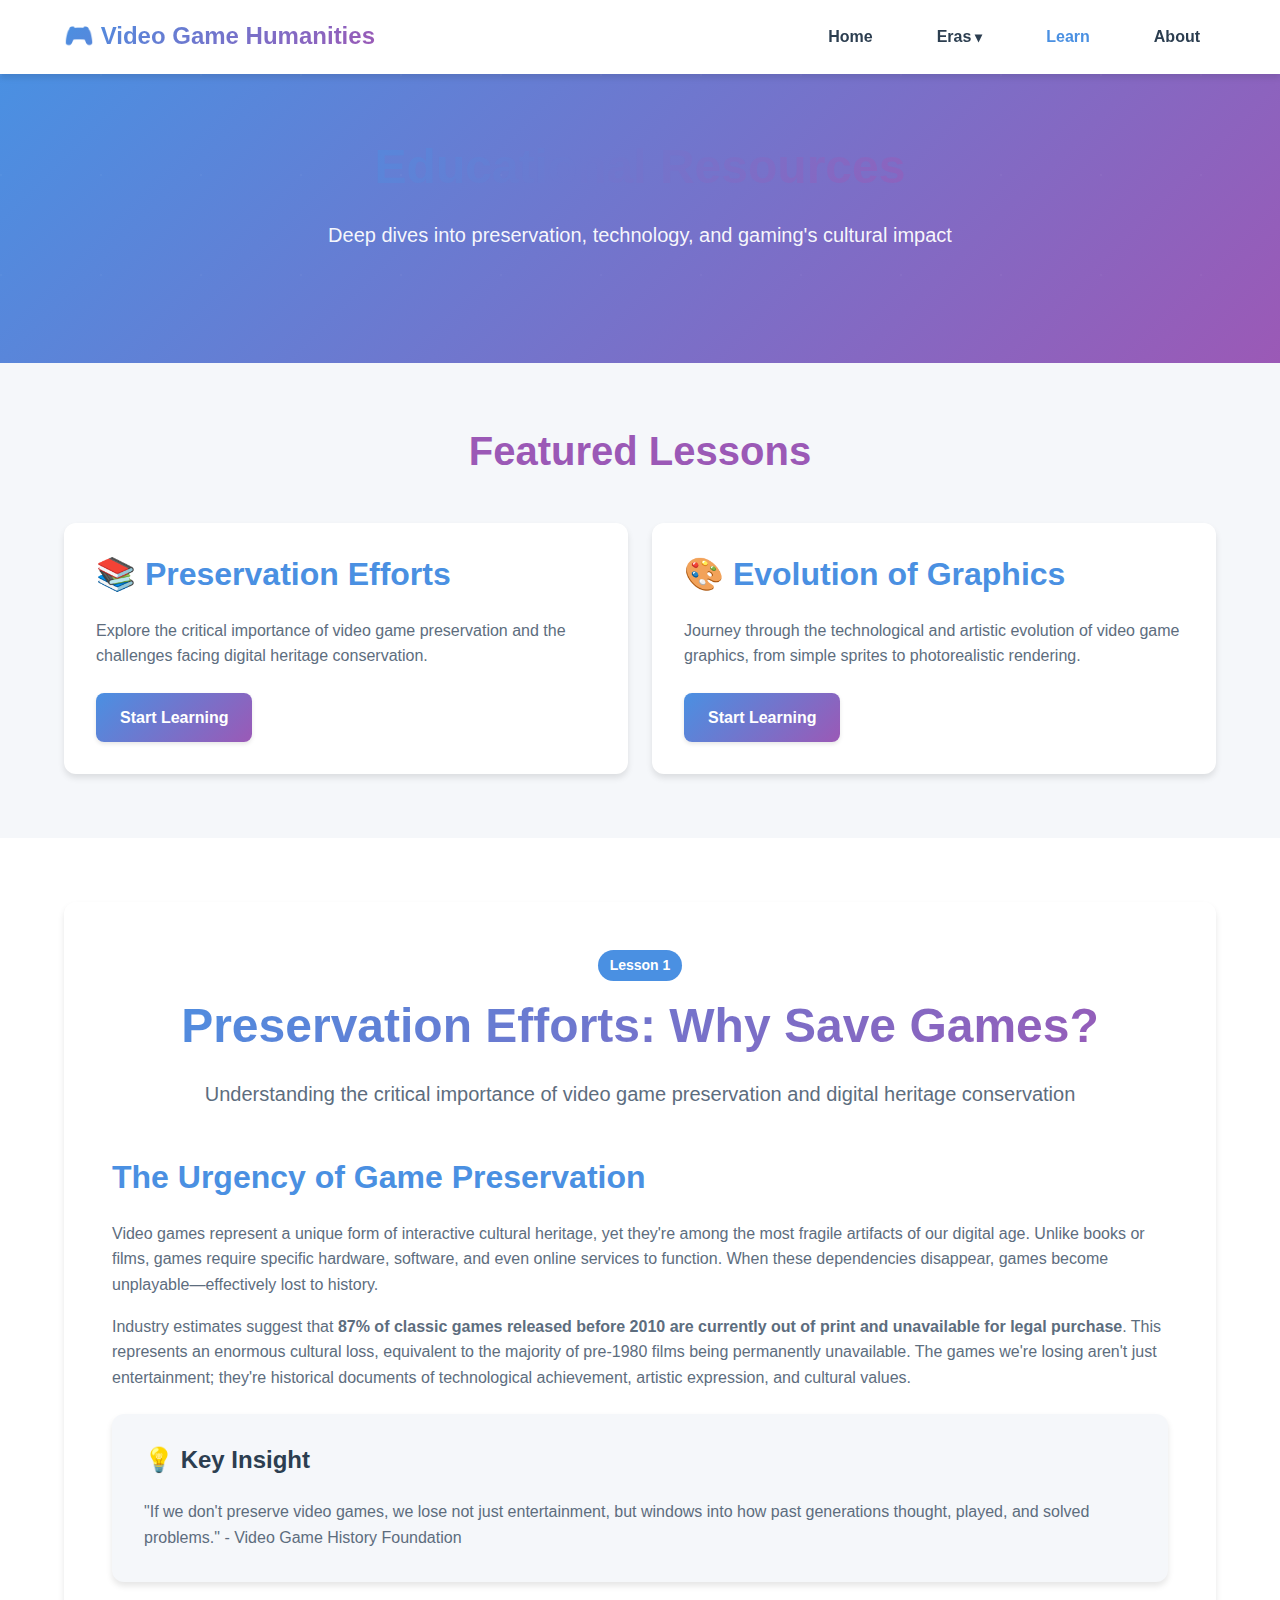
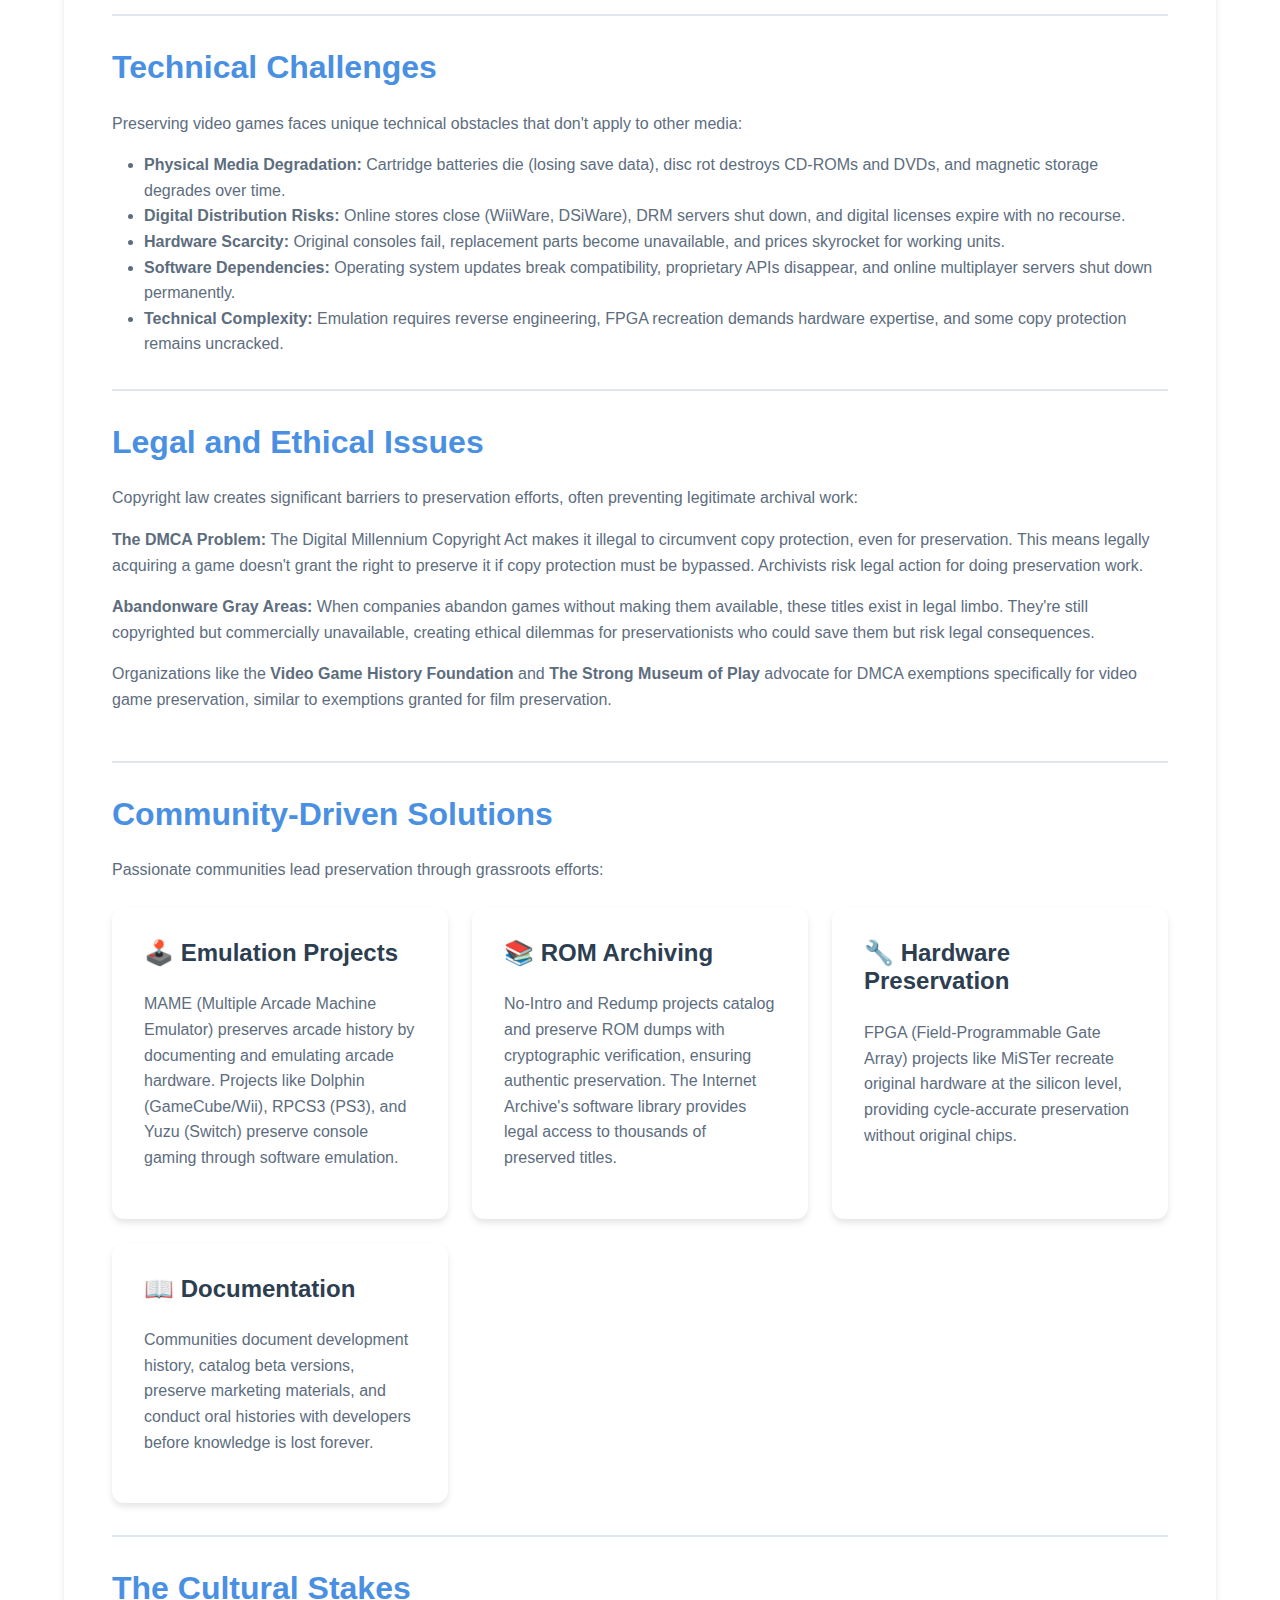
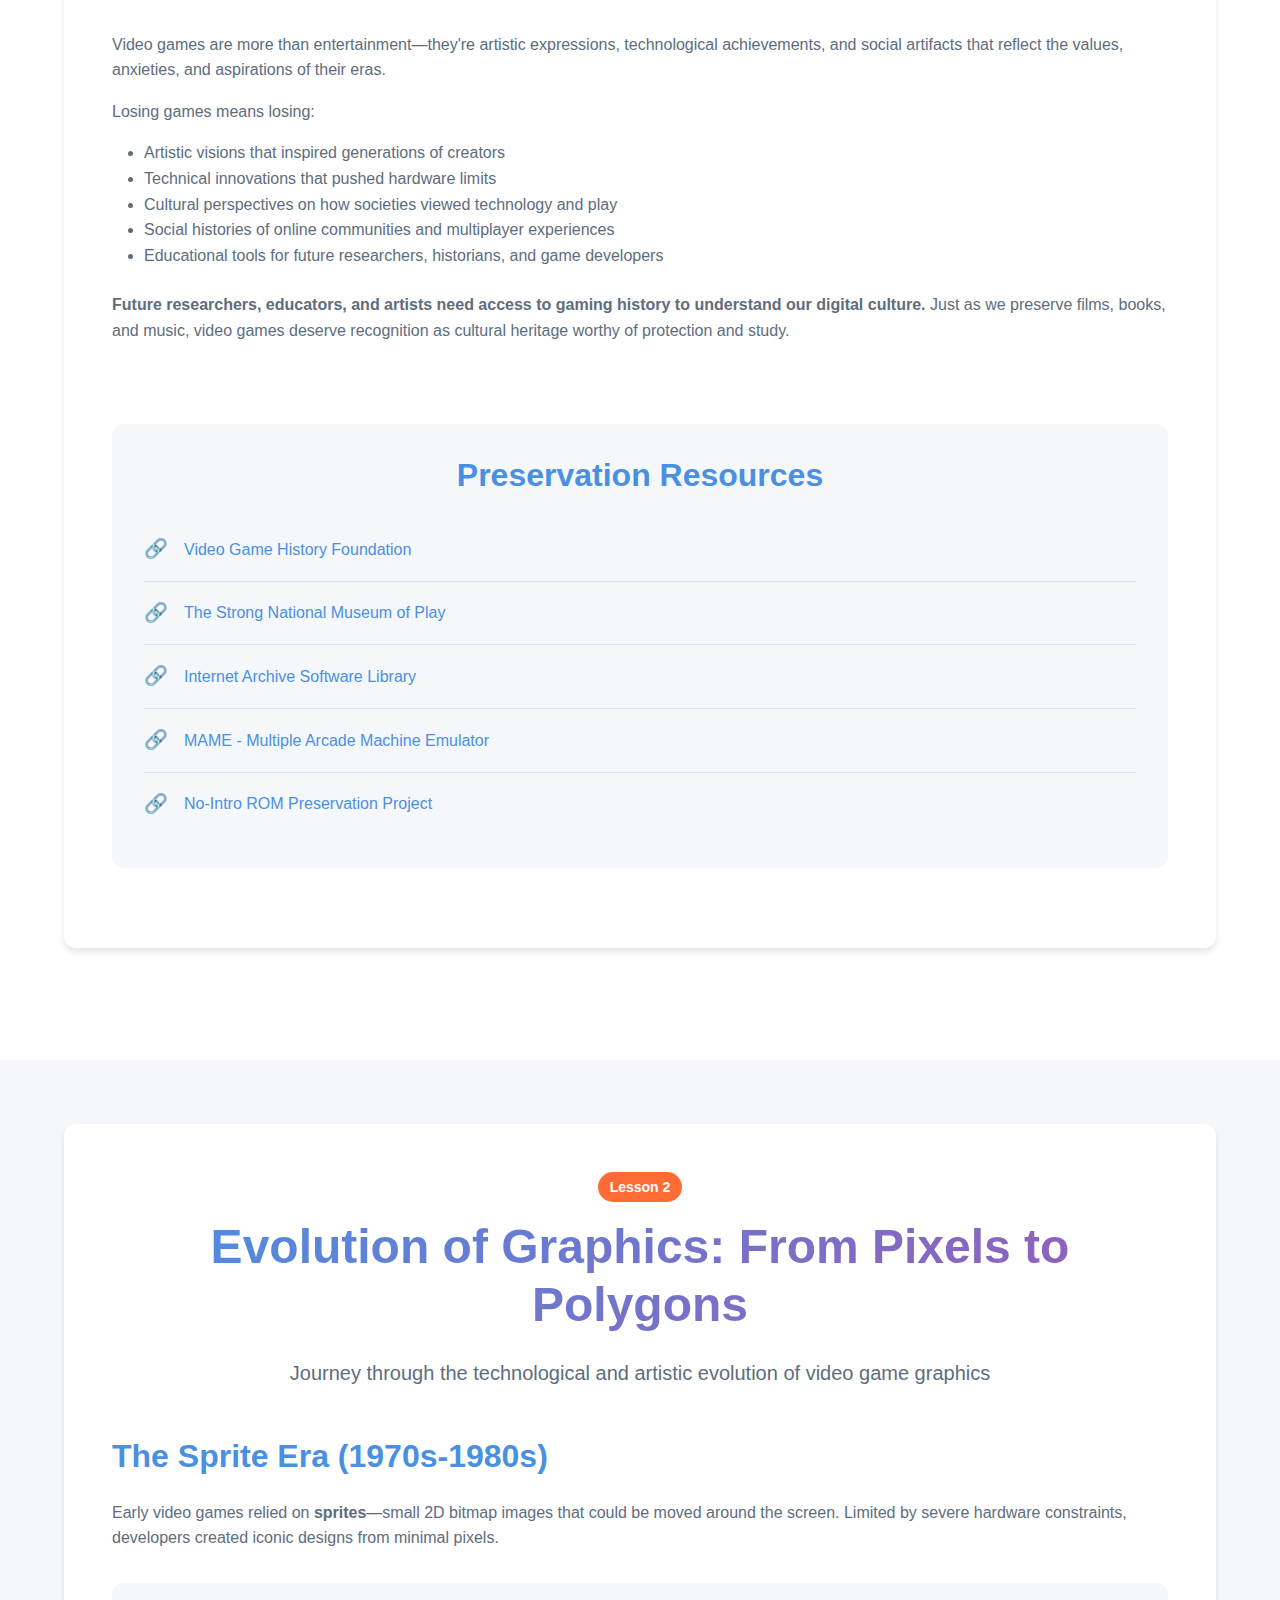
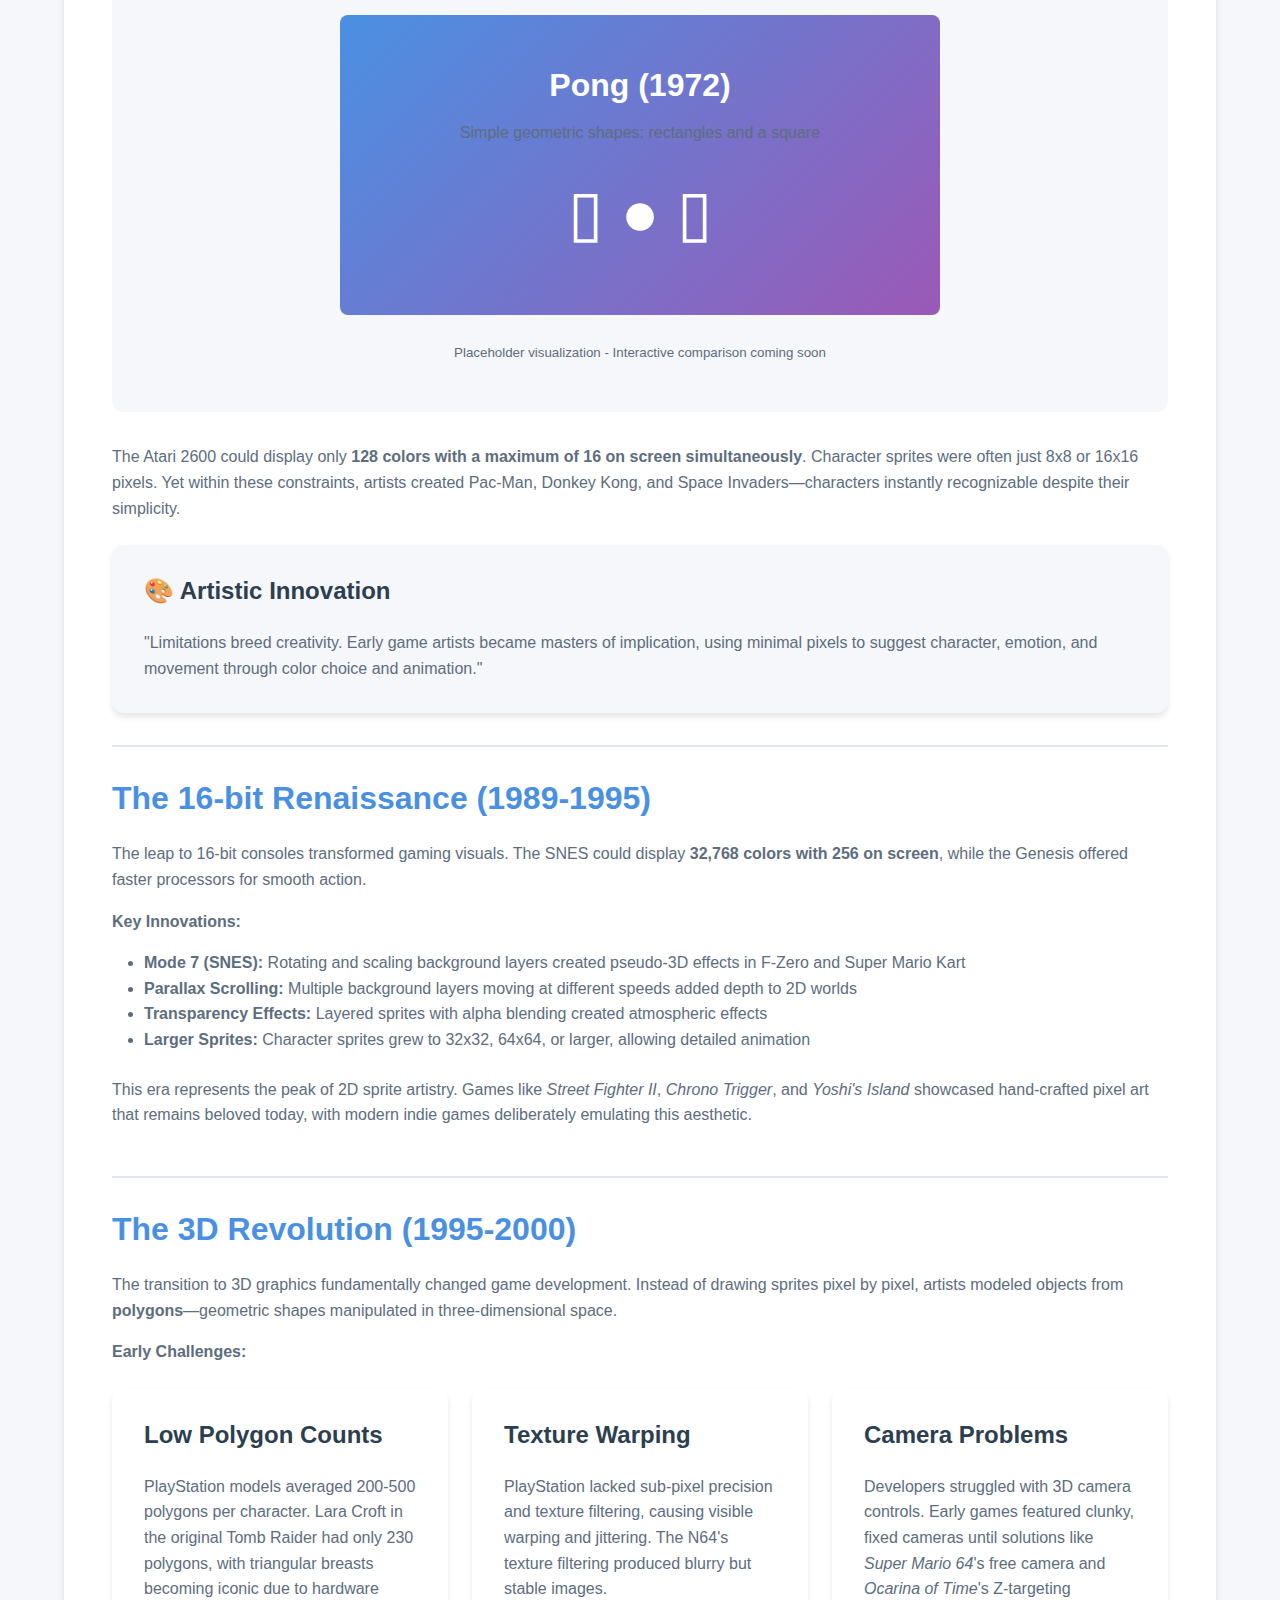
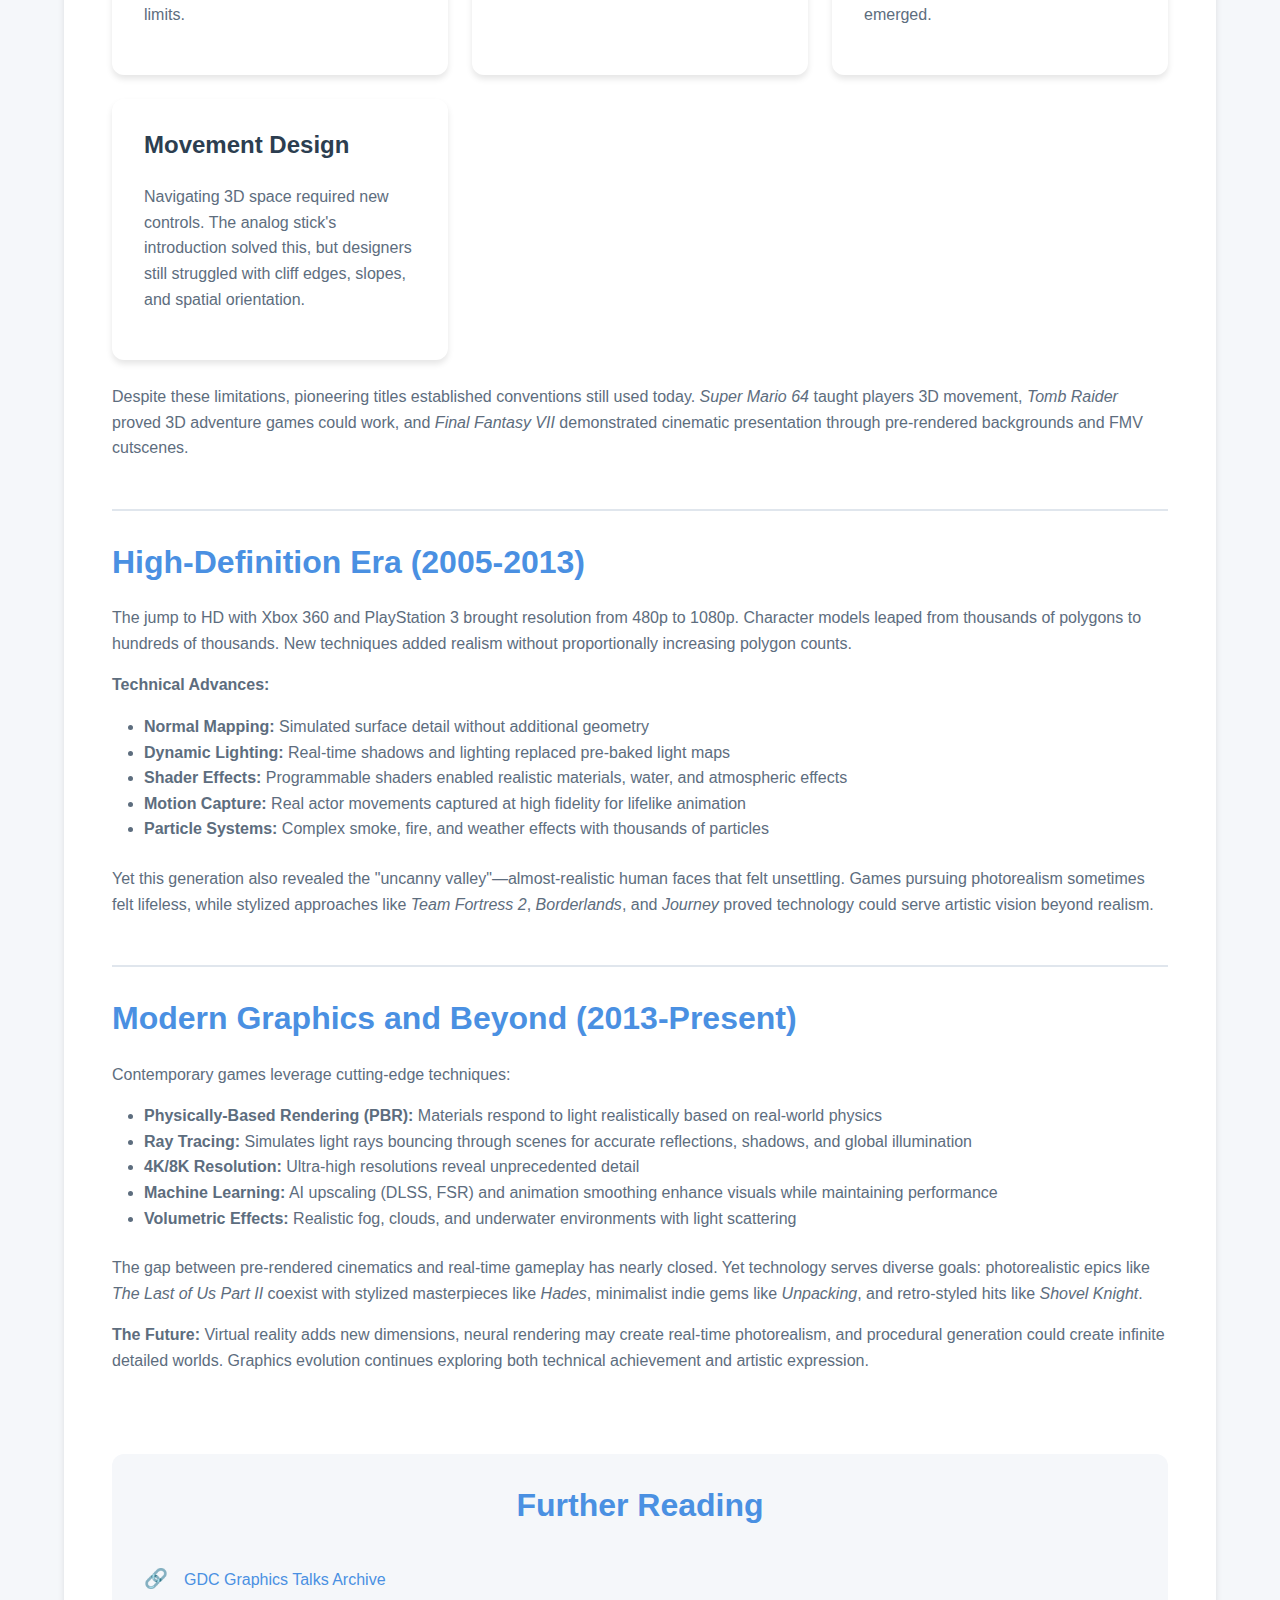
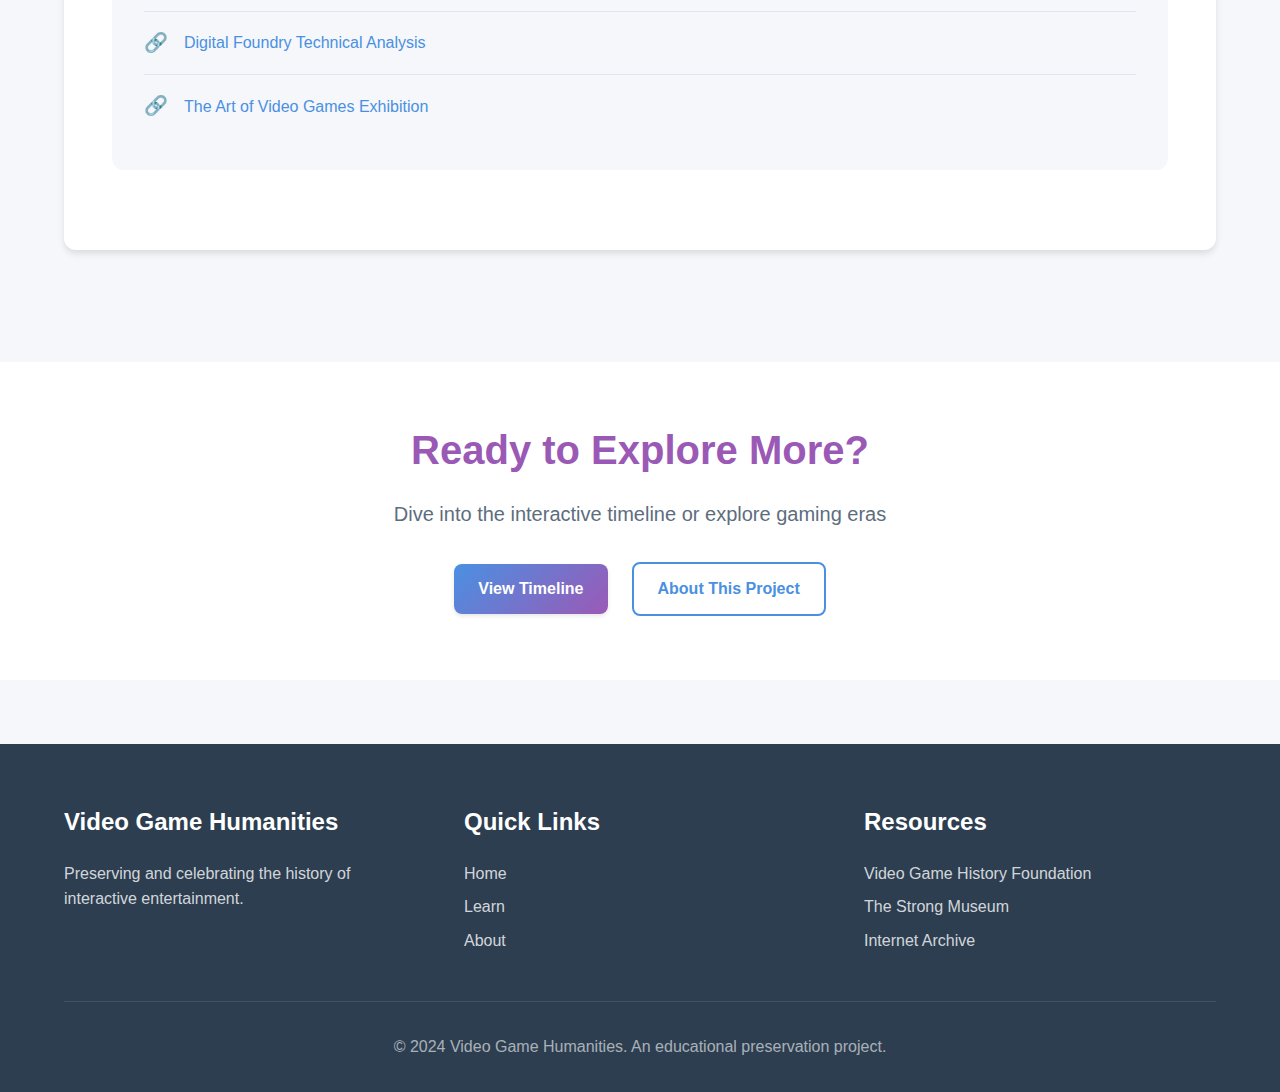
<file: learn.html>
<!DOCTYPE html>
<html lang="en">
<head>
    <meta charset="UTF-8">
    <meta name="viewport" content="width=device-width, initial-scale=1.0">
    <meta name="description" content="Educational lessons about video game preservation, graphics evolution, and gaming's cultural impact.">
    <title>Learn | Video Game Humanities</title>

    <link rel="stylesheet" href="css/main.css">
    <link rel="stylesheet" href="css/gallery.css">
    <link rel="stylesheet" href="css/responsive.css">
    <style>
        .lesson-card {
            background: var(--white);
            border-radius: var(--radius-lg);
            padding: var(--spacing-xl);
            box-shadow: var(--shadow-md);
            margin-bottom: var(--spacing-xl);
        }

        .lesson-section {
            margin-bottom: var(--spacing-lg);
            padding-bottom: var(--spacing-lg);
            border-bottom: 2px solid var(--medium-gray);
        }

        .lesson-section:last-child {
            border-bottom: none;
        }

        .lesson-section h3 {
            color: var(--primary-blue);
            margin-bottom: var(--spacing-md);
        }

        .visualization-container {
            background: var(--light-gray);
            border-radius: var(--radius-lg);
            padding: var(--spacing-lg);
            margin: var(--spacing-lg) 0;
        }

        .comparison-slider {
            position: relative;
            width: 100%;
            max-width: 600px;
            margin: 0 auto;
            background: var(--gradient-primary);
            border-radius: var(--radius-md);
            overflow: hidden;
            height: 300px;
            display: flex;
            align-items: center;
            justify-content: center;
        }

        .comparison-item {
            color: var(--white);
            text-align: center;
            padding: var(--spacing-lg);
        }

        .comparison-item h4 {
            color: var(--white);
            font-size: 2rem;
            margin-bottom: var(--spacing-sm);
        }

        .resource-list {
            list-style: none;
            padding: 0;
        }

        .resource-list li {
            padding: var(--spacing-sm) 0;
            border-bottom: 1px solid var(--medium-gray);
        }

        .resource-list li:last-child {
            border-bottom: none;
        }

        .resource-list a {
            display: flex;
            align-items: center;
            gap: var(--spacing-sm);
            transition: all var(--transition-fast);
        }

        .resource-list a:hover {
            padding-left: var(--spacing-sm);
        }

        .resource-list a::before {
            content: '🔗';
            font-size: 1.2rem;
        }
    </style>
</head>
<body>
    <!-- Navigation -->
    <nav class="nav" id="mainNav">
        <div class="container">
            <div class="nav-wrapper">
                <a href="index.html" class="nav-logo">
                    <h2>🎮 Video Game Humanities</h2>
                </a>

                <button class="nav-toggle" id="navToggle" aria-label="Toggle navigation">
                    <span class="hamburger"></span>
                </button>

                <ul class="nav-menu" id="navMenu">
                    <li class="nav-item">
                        <a href="index.html" class="nav-link">Home</a>
                    </li>
                    <li class="nav-item dropdown">
                        <a href="#" class="nav-link dropdown-toggle">Eras</a>
                        <ul class="dropdown-menu">
                            <li><a href="eras/gen1-2.html">1st & 2nd Gen (1972-1983)</a></li>
                            <li><a href="eras/gen3.html">3rd Gen (1983-1992)</a></li>
                            <li><a href="eras/gen4.html">4th Gen (1987-1996)</a></li>
                            <li><a href="eras/gen5.html">5th Gen (1993-2002)</a></li>
                            <li><a href="eras/gen6.html">6th Gen (2000-2006)</a></li>
                            <li><a href="eras/gen7.html">7th Gen (2005-2013)</a></li>
                            <li><a href="eras/gen8.html">8th Gen (2012-2020)</a></li>
                            <li><a href="eras/gen9.html">9th Gen (2020-Present)</a></li>
                        </ul>
                    </li>
                    <li class="nav-item">
                        <a href="learn.html" class="nav-link active">Learn</a>
                    </li>
                    <li class="nav-item">
                        <a href="about.html" class="nav-link">About</a>
                    </li>
                </ul>
            </div>
        </div>
    </nav>

    <!-- Hero -->
    <header class="hero">
        <div class="container">
            <div class="hero-content">
                <h1>Educational Resources</h1>
                <p class="hero-subtitle lead">Deep dives into preservation, technology, and gaming's cultural impact</p>
            </div>
        </div>
    </header>

    <!-- Lessons Overview -->
    <section class="section">
        <div class="container">
            <h2 class="text-center mb-xl">Featured Lessons</h2>

            <div class="grid grid-2">
                <div class="card">
                    <h3>📚 Preservation Efforts</h3>
                    <p class="mb-md">
                        Explore the critical importance of video game preservation and the challenges facing digital heritage conservation.
                    </p>
                    <a href="#preservation" class="btn btn-primary">Start Learning</a>
                </div>

                <div class="card">
                    <h3>🎨 Evolution of Graphics</h3>
                    <p class="mb-md">
                        Journey through the technological and artistic evolution of video game graphics, from simple sprites to photorealistic rendering.
                    </p>
                    <a href="#graphics" class="btn btn-primary">Start Learning</a>
                </div>
            </div>
        </div>
    </section>

    <!-- Lesson 1: Preservation -->
    <section class="section section-alt" id="preservation">
        <div class="container">
            <div class="lesson-card">
                <div class="text-center mb-xl">
                    <span class="badge badge-primary mb-sm">Lesson 1</span>
                    <h1>Preservation Efforts: Why Save Games?</h1>
                    <p class="lead">Understanding the critical importance of video game preservation and digital heritage conservation</p>
                </div>

                <div class="lesson-section">
                    <h3>The Urgency of Game Preservation</h3>
                    <p>
                        Video games represent a unique form of interactive cultural heritage, yet they're among the most fragile artifacts of our digital age. Unlike books or films, games require specific hardware, software, and even online services to function. When these dependencies disappear, games become unplayable—effectively lost to history.
                    </p>
                    <p>
                        Industry estimates suggest that <strong>87% of classic games released before 2010 are currently out of print and unavailable for legal purchase</strong>. This represents an enormous cultural loss, equivalent to the majority of pre-1980 films being permanently unavailable. The games we're losing aren't just entertainment; they're historical documents of technological achievement, artistic expression, and cultural values.
                    </p>
                    <div class="card mt-md" style="background: var(--light-gray);">
                        <h4>💡 Key Insight</h4>
                        <p style="margin: 0;">
                            "If we don't preserve video games, we lose not just entertainment, but windows into how past generations thought, played, and solved problems." - Video Game History Foundation
                        </p>
                    </div>
                </div>

                <div class="lesson-section">
                    <h3>Technical Challenges</h3>
                    <p>
                        Preserving video games faces unique technical obstacles that don't apply to other media:
                    </p>
                    <ul style="list-style: disc; margin-left: var(--spacing-lg); color: var(--text-secondary);">
                        <li><strong>Physical Media Degradation:</strong> Cartridge batteries die (losing save data), disc rot destroys CD-ROMs and DVDs, and magnetic storage degrades over time.</li>
                        <li><strong>Digital Distribution Risks:</strong> Online stores close (WiiWare, DSiWare), DRM servers shut down, and digital licenses expire with no recourse.</li>
                        <li><strong>Hardware Scarcity:</strong> Original consoles fail, replacement parts become unavailable, and prices skyrocket for working units.</li>
                        <li><strong>Software Dependencies:</strong> Operating system updates break compatibility, proprietary APIs disappear, and online multiplayer servers shut down permanently.</li>
                        <li><strong>Technical Complexity:</strong> Emulation requires reverse engineering, FPGA recreation demands hardware expertise, and some copy protection remains uncracked.</li>
                    </ul>
                </div>

                <div class="lesson-section">
                    <h3>Legal and Ethical Issues</h3>
                    <p>
                        Copyright law creates significant barriers to preservation efforts, often preventing legitimate archival work:
                    </p>
                    <p>
                        <strong>The DMCA Problem:</strong> The Digital Millennium Copyright Act makes it illegal to circumvent copy protection, even for preservation. This means legally acquiring a game doesn't grant the right to preserve it if copy protection must be bypassed. Archivists risk legal action for doing preservation work.
                    </p>
                    <p>
                        <strong>Abandonware Gray Areas:</strong> When companies abandon games without making them available, these titles exist in legal limbo. They're still copyrighted but commercially unavailable, creating ethical dilemmas for preservationists who could save them but risk legal consequences.
                    </p>
                    <p>
                        Organizations like the <strong>Video Game History Foundation</strong> and <strong>The Strong Museum of Play</strong> advocate for DMCA exemptions specifically for video game preservation, similar to exemptions granted for film preservation.
                    </p>
                </div>

                <div class="lesson-section">
                    <h3>Community-Driven Solutions</h3>
                    <p>
                        Passionate communities lead preservation through grassroots efforts:
                    </p>
                    <div class="grid grid-2 mt-md">
                        <div class="card">
                            <h4>🕹️ Emulation Projects</h4>
                            <p>
                                MAME (Multiple Arcade Machine Emulator) preserves arcade history by documenting and emulating arcade hardware. Projects like Dolphin (GameCube/Wii), RPCS3 (PS3), and Yuzu (Switch) preserve console gaming through software emulation.
                            </p>
                        </div>
                        <div class="card">
                            <h4>📚 ROM Archiving</h4>
                            <p>
                                No-Intro and Redump projects catalog and preserve ROM dumps with cryptographic verification, ensuring authentic preservation. The Internet Archive's software library provides legal access to thousands of preserved titles.
                            </p>
                        </div>
                        <div class="card">
                            <h4>🔧 Hardware Preservation</h4>
                            <p>
                                FPGA (Field-Programmable Gate Array) projects like MiSTer recreate original hardware at the silicon level, providing cycle-accurate preservation without original chips.
                            </p>
                        </div>
                        <div class="card">
                            <h4>📖 Documentation</h4>
                            <p>
                                Communities document development history, catalog beta versions, preserve marketing materials, and conduct oral histories with developers before knowledge is lost forever.
                            </p>
                        </div>
                    </div>
                </div>

                <div class="lesson-section" style="border: none;">
                    <h3>The Cultural Stakes</h3>
                    <p>
                        Video games are more than entertainment—they're artistic expressions, technological achievements, and social artifacts that reflect the values, anxieties, and aspirations of their eras.
                    </p>
                    <p>
                        Losing games means losing:
                    </p>
                    <ul style="list-style: disc; margin-left: var(--spacing-lg); color: var(--text-secondary);">
                        <li>Artistic visions that inspired generations of creators</li>
                        <li>Technical innovations that pushed hardware limits</li>
                        <li>Cultural perspectives on how societies viewed technology and play</li>
                        <li>Social histories of online communities and multiplayer experiences</li>
                        <li>Educational tools for future researchers, historians, and game developers</li>
                    </ul>
                    <p class="mt-md">
                        <strong>Future researchers, educators, and artists need access to gaming history to understand our digital culture.</strong> Just as we preserve films, books, and music, video games deserve recognition as cultural heritage worthy of protection and study.
                    </p>
                </div>

                <div class="visualization-container">
                    <h3 class="text-center mb-md">Preservation Resources</h3>
                    <ul class="resource-list">
                        <li><a href="https://gamehistory.org" target="_blank">Video Game History Foundation</a></li>
                        <li><a href="https://www.museumofplay.org" target="_blank">The Strong National Museum of Play</a></li>
                        <li><a href="https://archive.org/details/softwarelibrary" target="_blank">Internet Archive Software Library</a></li>
                        <li><a href="http://www.mamedev.org" target="_blank">MAME - Multiple Arcade Machine Emulator</a></li>
                        <li><a href="https://no-intro.org" target="_blank">No-Intro ROM Preservation Project</a></li>
                    </ul>
                </div>
            </div>
        </div>
    </section>

    <!-- Lesson 2: Graphics Evolution -->
    <section class="section" id="graphics">
        <div class="container">
            <div class="lesson-card">
                <div class="text-center mb-xl">
                    <span class="badge badge-secondary mb-sm">Lesson 2</span>
                    <h1>Evolution of Graphics: From Pixels to Polygons</h1>
                    <p class="lead">Journey through the technological and artistic evolution of video game graphics</p>
                </div>

                <div class="lesson-section">
                    <h3>The Sprite Era (1970s-1980s)</h3>
                    <p>
                        Early video games relied on <strong>sprites</strong>—small 2D bitmap images that could be moved around the screen. Limited by severe hardware constraints, developers created iconic designs from minimal pixels.
                    </p>
                    <div class="visualization-container">
                        <div class="comparison-slider">
                            <div class="comparison-item">
                                <h4>Pong (1972)</h4>
                                <p>Simple geometric shapes: rectangles and a square</p>
                                <div style="font-size: 4rem;">▯ ● ▯</div>
                            </div>
                        </div>
                        <p class="text-center mt-md text-secondary">
                            <small>Placeholder visualization - Interactive comparison coming soon</small>
                        </p>
                    </div>
                    <p>
                        The Atari 2600 could display only <strong>128 colors with a maximum of 16 on screen simultaneously</strong>. Character sprites were often just 8x8 or 16x16 pixels. Yet within these constraints, artists created Pac-Man, Donkey Kong, and Space Invaders—characters instantly recognizable despite their simplicity.
                    </p>
                    <div class="card mt-md" style="background: var(--light-gray);">
                        <h4>🎨 Artistic Innovation</h4>
                        <p style="margin: 0;">
                            "Limitations breed creativity. Early game artists became masters of implication, using minimal pixels to suggest character, emotion, and movement through color choice and animation."
                        </p>
                    </div>
                </div>

                <div class="lesson-section">
                    <h3>The 16-bit Renaissance (1989-1995)</h3>
                    <p>
                        The leap to 16-bit consoles transformed gaming visuals. The SNES could display <strong>32,768 colors with 256 on screen</strong>, while the Genesis offered faster processors for smooth action.
                    </p>
                    <p>
                        <strong>Key Innovations:</strong>
                    </p>
                    <ul style="list-style: disc; margin-left: var(--spacing-lg); color: var(--text-secondary);">
                        <li><strong>Mode 7 (SNES):</strong> Rotating and scaling background layers created pseudo-3D effects in F-Zero and Super Mario Kart</li>
                        <li><strong>Parallax Scrolling:</strong> Multiple background layers moving at different speeds added depth to 2D worlds</li>
                        <li><strong>Transparency Effects:</strong> Layered sprites with alpha blending created atmospheric effects</li>
                        <li><strong>Larger Sprites:</strong> Character sprites grew to 32x32, 64x64, or larger, allowing detailed animation</li>
                    </ul>
                    <p class="mt-md">
                        This era represents the peak of 2D sprite artistry. Games like <em>Street Fighter II</em>, <em>Chrono Trigger</em>, and <em>Yoshi's Island</em> showcased hand-crafted pixel art that remains beloved today, with modern indie games deliberately emulating this aesthetic.
                    </p>
                </div>

                <div class="lesson-section">
                    <h3>The 3D Revolution (1995-2000)</h3>
                    <p>
                        The transition to 3D graphics fundamentally changed game development. Instead of drawing sprites pixel by pixel, artists modeled objects from <strong>polygons</strong>—geometric shapes manipulated in three-dimensional space.
                    </p>
                    <p>
                        <strong>Early Challenges:</strong>
                    </p>
                    <div class="grid grid-2 mt-md">
                        <div class="card">
                            <h4>Low Polygon Counts</h4>
                            <p>PlayStation models averaged 200-500 polygons per character. Lara Croft in the original Tomb Raider had only 230 polygons, with triangular breasts becoming iconic due to hardware limits.</p>
                        </div>
                        <div class="card">
                            <h4>Texture Warping</h4>
                            <p>PlayStation lacked sub-pixel precision and texture filtering, causing visible warping and jittering. The N64's texture filtering produced blurry but stable images.</p>
                        </div>
                        <div class="card">
                            <h4>Camera Problems</h4>
                            <p>Developers struggled with 3D camera controls. Early games featured clunky, fixed cameras until solutions like <em>Super Mario 64</em>'s free camera and <em>Ocarina of Time</em>'s Z-targeting emerged.</p>
                        </div>
                        <div class="card">
                            <h4>Movement Design</h4>
                            <p>Navigating 3D space required new controls. The analog stick's introduction solved this, but designers still struggled with cliff edges, slopes, and spatial orientation.</p>
                        </div>
                    </div>
                    <p class="mt-md">
                        Despite these limitations, pioneering titles established conventions still used today. <em>Super Mario 64</em> taught players 3D movement, <em>Tomb Raider</em> proved 3D adventure games could work, and <em>Final Fantasy VII</em> demonstrated cinematic presentation through pre-rendered backgrounds and FMV cutscenes.
                    </p>
                </div>

                <div class="lesson-section">
                    <h3>High-Definition Era (2005-2013)</h3>
                    <p>
                        The jump to HD with Xbox 360 and PlayStation 3 brought resolution from 480p to 1080p. Character models leaped from thousands of polygons to hundreds of thousands. New techniques added realism without proportionally increasing polygon counts.
                    </p>
                    <p>
                        <strong>Technical Advances:</strong>
                    </p>
                    <ul style="list-style: disc; margin-left: var(--spacing-lg); color: var(--text-secondary);">
                        <li><strong>Normal Mapping:</strong> Simulated surface detail without additional geometry</li>
                        <li><strong>Dynamic Lighting:</strong> Real-time shadows and lighting replaced pre-baked light maps</li>
                        <li><strong>Shader Effects:</strong> Programmable shaders enabled realistic materials, water, and atmospheric effects</li>
                        <li><strong>Motion Capture:</strong> Real actor movements captured at high fidelity for lifelike animation</li>
                        <li><strong>Particle Systems:</strong> Complex smoke, fire, and weather effects with thousands of particles</li>
                    </ul>
                    <p class="mt-md">
                        Yet this generation also revealed the "uncanny valley"—almost-realistic human faces that felt unsettling. Games pursuing photorealism sometimes felt lifeless, while stylized approaches like <em>Team Fortress 2</em>, <em>Borderlands</em>, and <em>Journey</em> proved technology could serve artistic vision beyond realism.
                    </p>
                </div>

                <div class="lesson-section" style="border: none;">
                    <h3>Modern Graphics and Beyond (2013-Present)</h3>
                    <p>
                        Contemporary games leverage cutting-edge techniques:
                    </p>
                    <ul style="list-style: disc; margin-left: var(--spacing-lg); color: var(--text-secondary);">
                        <li><strong>Physically-Based Rendering (PBR):</strong> Materials respond to light realistically based on real-world physics</li>
                        <li><strong>Ray Tracing:</strong> Simulates light rays bouncing through scenes for accurate reflections, shadows, and global illumination</li>
                        <li><strong>4K/8K Resolution:</strong> Ultra-high resolutions reveal unprecedented detail</li>
                        <li><strong>Machine Learning:</strong> AI upscaling (DLSS, FSR) and animation smoothing enhance visuals while maintaining performance</li>
                        <li><strong>Volumetric Effects:</strong> Realistic fog, clouds, and underwater environments with light scattering</li>
                    </ul>
                    <p class="mt-md">
                        The gap between pre-rendered cinematics and real-time gameplay has nearly closed. Yet technology serves diverse goals: photorealistic epics like <em>The Last of Us Part II</em> coexist with stylized masterpieces like <em>Hades</em>, minimalist indie gems like <em>Unpacking</em>, and retro-styled hits like <em>Shovel Knight</em>.
                    </p>
                    <p>
                        <strong>The Future:</strong> Virtual reality adds new dimensions, neural rendering may create real-time photorealism, and procedural generation could create infinite detailed worlds. Graphics evolution continues exploring both technical achievement and artistic expression.
                    </p>
                </div>

                <div class="visualization-container">
                    <h3 class="text-center mb-md">Further Reading</h3>
                    <ul class="resource-list">
                        <li><a href="https://www.gdconf.com" target="_blank">GDC Graphics Talks Archive</a></li>
                        <li><a href="https://www.eurogamer.net/digitalfoundry" target="_blank">Digital Foundry Technical Analysis</a></li>
                        <li><a href="https://www.museumofplay.org/exhibits/the-art-of-video-games/" target="_blank">The Art of Video Games Exhibition</a></li>
                    </ul>
                </div>
            </div>
        </div>
    </section>

    <!-- Call to Action -->
    <section class="section section-alt text-center">
        <div class="container">
            <h2>Ready to Explore More?</h2>
            <p class="lead mb-lg">Dive into the interactive timeline or explore gaming eras</p>
            <div class="flex-center gap-md" style="flex-wrap: wrap;">
                <a href="index.html#timeline" class="btn btn-primary">View Timeline</a>
                <a href="about.html" class="btn btn-outline">About This Project</a>
            </div>
        </div>
    </section>

    <!-- Footer -->
    <footer class="footer">
        <div class="container">
            <div class="footer-content">
                <div class="footer-section">
                    <h4>Video Game Humanities</h4>
                    <p>Preserving and celebrating the history of interactive entertainment.</p>
                </div>

                <div class="footer-section">
                    <h4>Quick Links</h4>
                    <ul class="footer-links">
                        <li><a href="index.html">Home</a></li>
                        <li><a href="learn.html">Learn</a></li>
                        <li><a href="about.html">About</a></li>
                    </ul>
                </div>

                <div class="footer-section">
                    <h4>Resources</h4>
                    <ul class="footer-links">
                        <li><a href="https://gamehistory.org" target="_blank">Video Game History Foundation</a></li>
                        <li><a href="https://www.museumofplay.org" target="_blank">The Strong Museum</a></li>
                        <li><a href="https://archive.org" target="_blank">Internet Archive</a></li>
                    </ul>
                </div>
            </div>

            <div class="footer-bottom">
                <p>&copy; 2024 Video Game Humanities. An educational preservation project.</p>
            </div>
        </div>
    </footer>

    <!-- Back to Top -->
    <button class="back-to-top" id="backToTop" aria-label="Back to top">↑</button>

    <script src="js/navigation.js"></script>
</body>
</html>
</file>
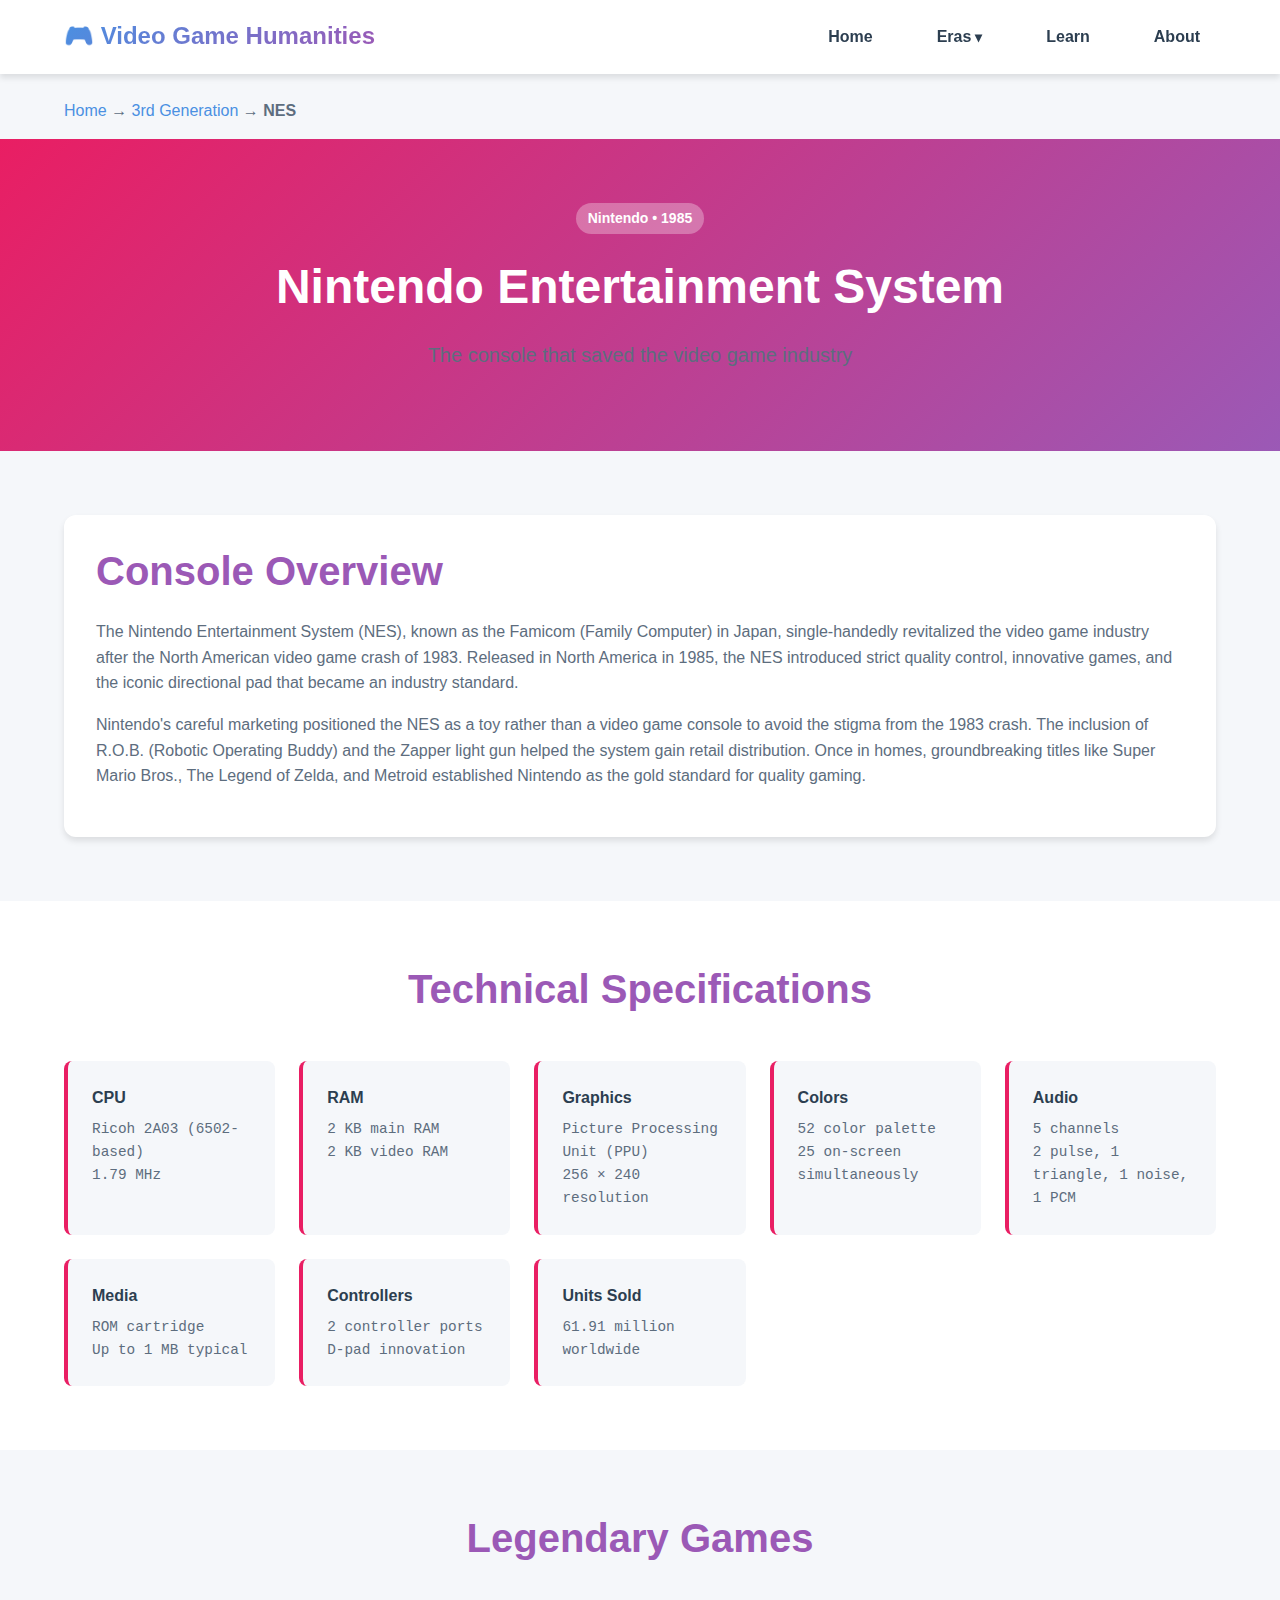
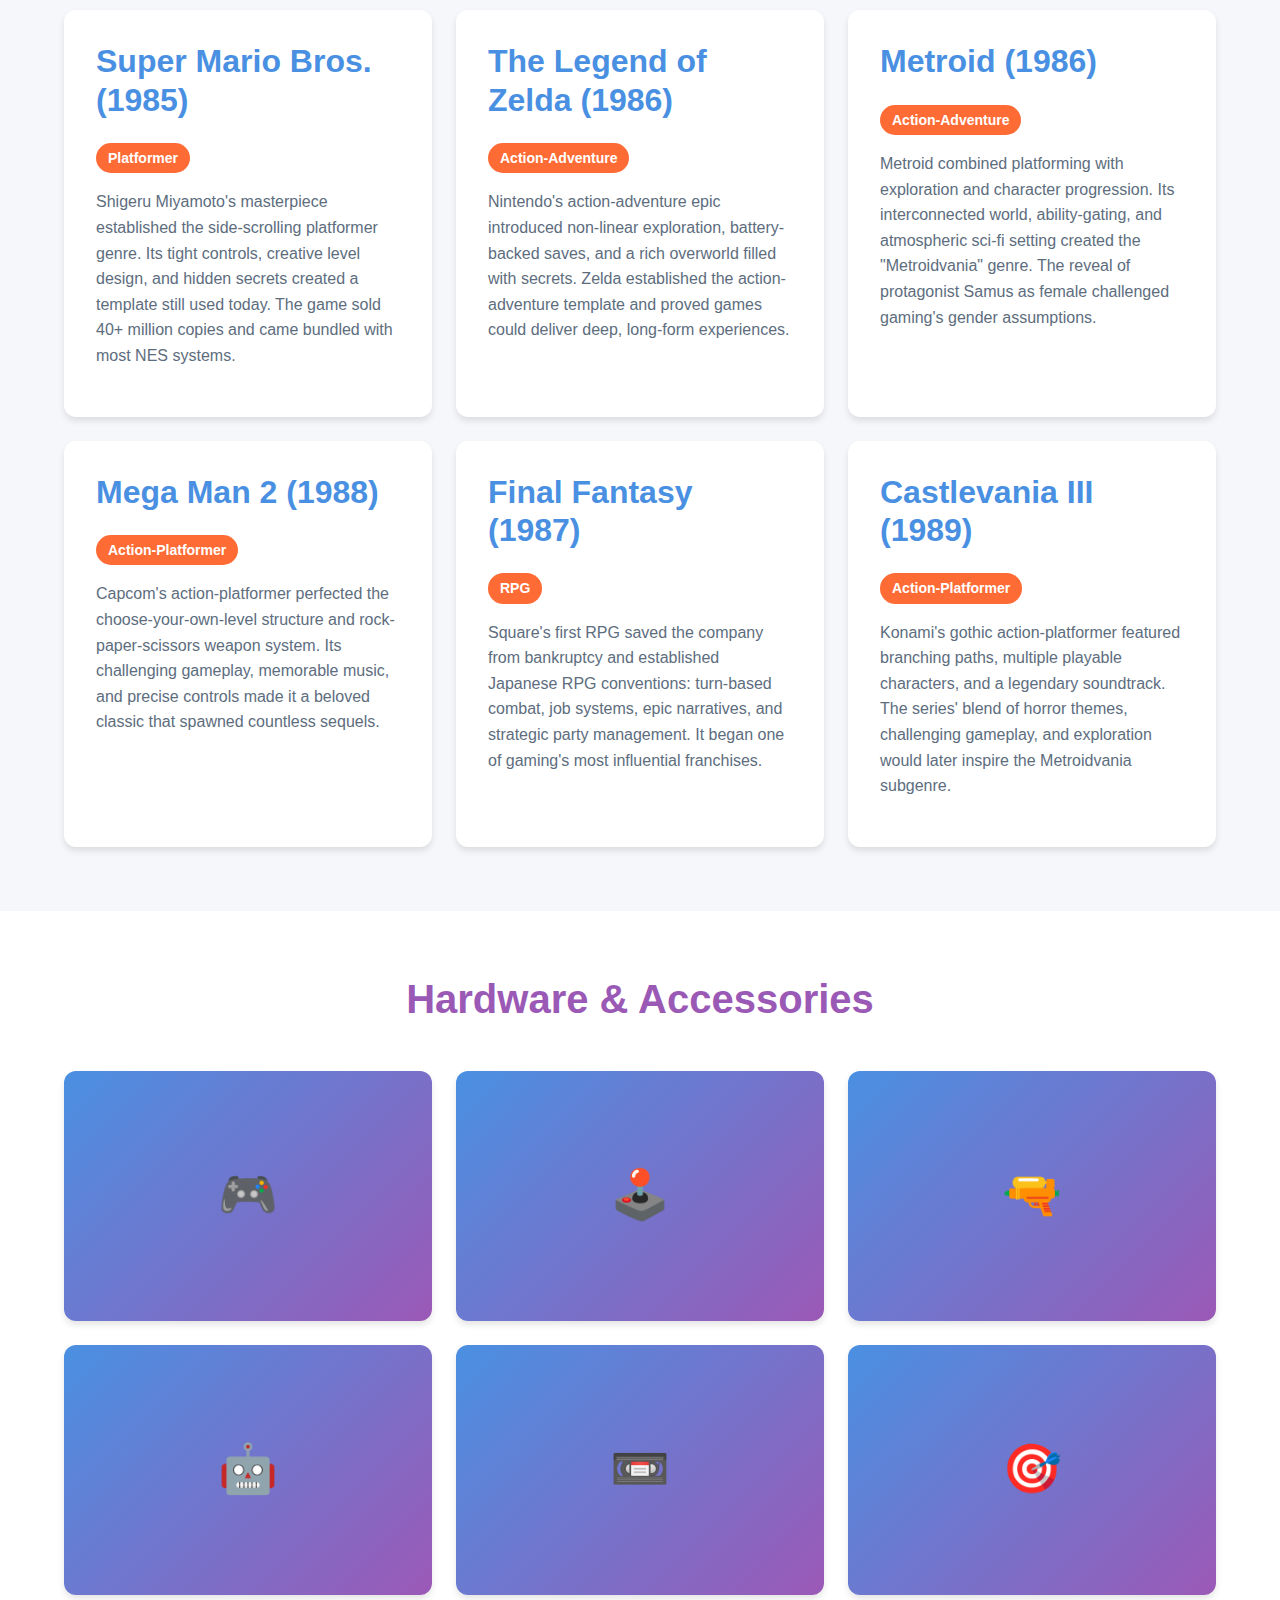
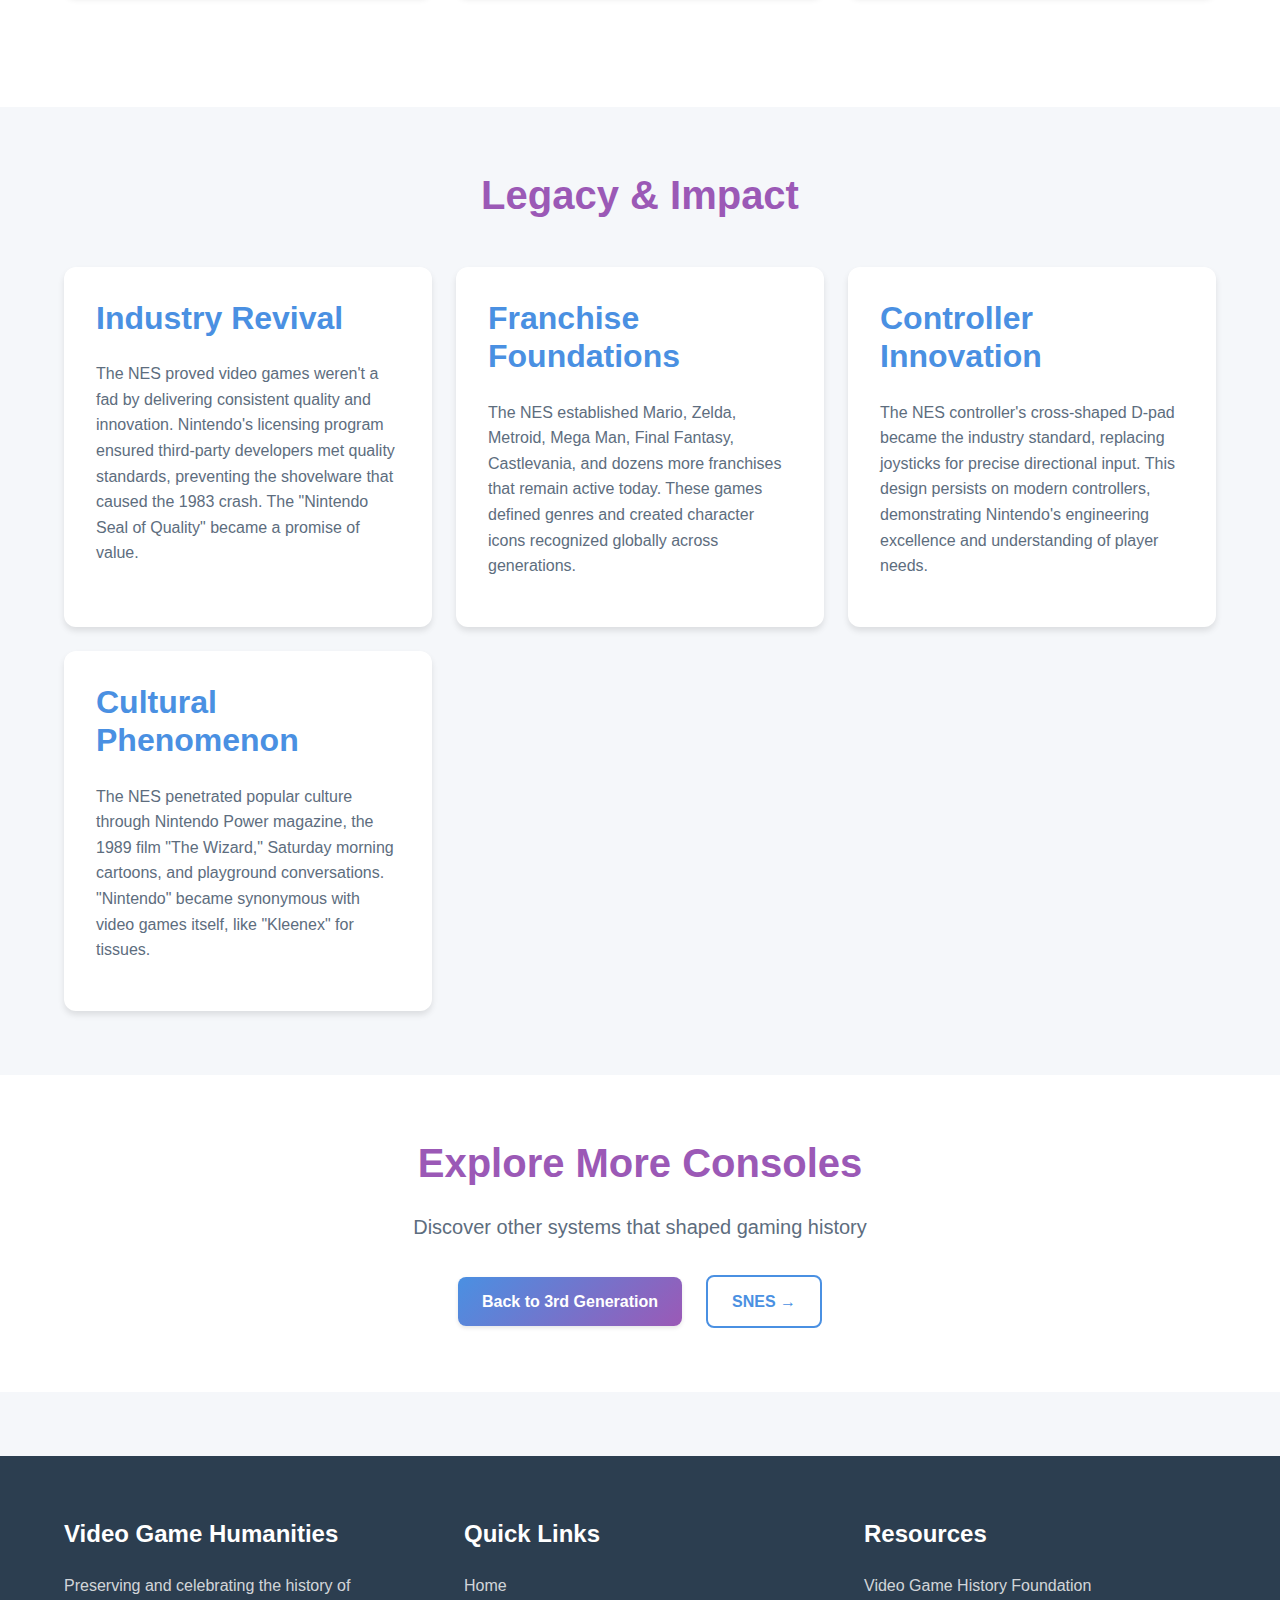
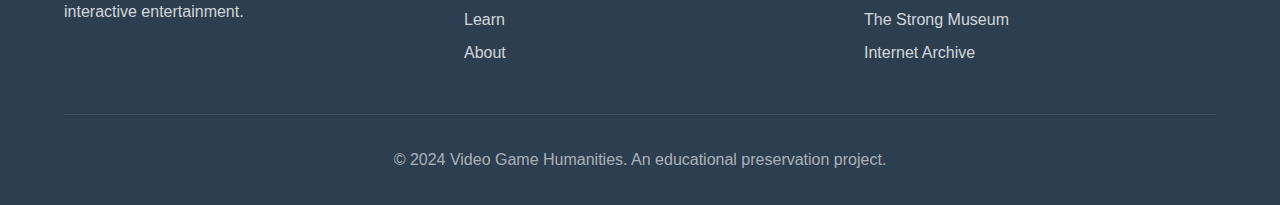
<file: consoles/nes.html>
<!DOCTYPE html>
<html lang="en">
<head>
    <meta charset="UTF-8">
    <meta name="viewport" content="width=device-width, initial-scale=1.0">
    <meta name="description" content="Explore the Nintendo Entertainment System (NES) - The console that saved gaming and established Nintendo as an industry leader.">
    <title>Nintendo Entertainment System (NES) | Video Game Humanities</title>

    <link rel="stylesheet" href="../css/main.css">
    <link rel="stylesheet" href="../css/gallery.css">
    <link rel="stylesheet" href="../css/responsive.css">
    <style>
        .specs-grid {
            display: grid;
            grid-template-columns: repeat(auto-fit, minmax(200px, 1fr));
            gap: var(--spacing-md);
        }

        .spec-item {
            background: var(--light-gray);
            padding: var(--spacing-md);
            border-radius: var(--radius-md);
            border-left: 4px solid var(--accent-pink);
        }

        .spec-label {
            font-weight: 700;
            color: var(--text-primary);
            margin-bottom: var(--spacing-xs);
        }

        .spec-value {
            color: var(--text-secondary);
            font-family: var(--font-mono);
            font-size: 0.9rem;
        }

        .console-hero {
            background: linear-gradient(135deg, var(--accent-pink) 0%, var(--primary-purple) 100%);
            color: var(--white);
            padding: var(--spacing-xxl) 0;
            text-align: center;
        }

        .console-hero h1 {
            color: var(--white);
            background: none;
            -webkit-text-fill-color: var(--white);
        }
    </style>
</head>
<body>
    <!-- Navigation -->
    <nav class="nav" id="mainNav">
        <div class="container">
            <div class="nav-wrapper">
                <a href="../index.html" class="nav-logo">
                    <h2>🎮 Video Game Humanities</h2>
                </a>

                <button class="nav-toggle" id="navToggle" aria-label="Toggle navigation">
                    <span class="hamburger"></span>
                </button>

                <ul class="nav-menu" id="navMenu">
                    <li class="nav-item">
                        <a href="../index.html" class="nav-link">Home</a>
                    </li>
                    <li class="nav-item dropdown">
                        <a href="#" class="nav-link dropdown-toggle">Eras</a>
                        <ul class="dropdown-menu">
                            <li><a href="../eras/gen1-2.html">1st & 2nd Gen (1972-1983)</a></li>
                            <li><a href="../eras/gen3.html">3rd Gen (1983-1992)</a></li>
                            <li><a href="../eras/gen4.html">4th Gen (1987-1996)</a></li>
                            <li><a href="../eras/gen5.html">5th Gen (1993-2002)</a></li>
                            <li><a href="../eras/gen6.html">6th Gen (2000-2006)</a></li>
                            <li><a href="../eras/gen7.html">7th Gen (2005-2013)</a></li>
                            <li><a href="../eras/gen8.html">8th Gen (2012-2020)</a></li>
                            <li><a href="../eras/gen9.html">9th Gen (2020-Present)</a></li>
                        </ul>
                    </li>
                    <li class="nav-item">
                        <a href="../learn.html" class="nav-link">Learn</a>
                    </li>
                    <li class="nav-item">
                        <a href="../about.html" class="nav-link">About</a>
                    </li>
                </ul>
            </div>
        </div>
    </nav>

    <!-- Breadcrumb -->
    <div class="container mt-md">
        <nav aria-label="breadcrumb">
            <p class="text-secondary">
                <a href="../index.html">Home</a> →
                <a href="../eras/gen3.html">3rd Generation</a> →
                <strong>NES</strong>
            </p>
        </nav>
    </div>

    <!-- Console Hero -->
    <section class="console-hero">
        <div class="container">
            <span class="badge mb-md" style="background: rgba(255,255,255,0.3); color: white;">Nintendo • 1985</span>
            <h1>Nintendo Entertainment System</h1>
            <p class="lead">The console that saved the video game industry</p>
        </div>
    </section>

    <!-- Console Overview -->
    <section class="section">
        <div class="container">
            <div class="card">
                <h2>Console Overview</h2>
                <p>
                    The Nintendo Entertainment System (NES), known as the Famicom (Family Computer) in Japan, single-handedly revitalized the video game industry after the North American video game crash of 1983. Released in North America in 1985, the NES introduced strict quality control, innovative games, and the iconic directional pad that became an industry standard.
                </p>
                <p>
                    Nintendo's careful marketing positioned the NES as a toy rather than a video game console to avoid the stigma from the 1983 crash. The inclusion of R.O.B. (Robotic Operating Buddy) and the Zapper light gun helped the system gain retail distribution. Once in homes, groundbreaking titles like Super Mario Bros., The Legend of Zelda, and Metroid established Nintendo as the gold standard for quality gaming.
                </p>
            </div>
        </div>
    </section>

    <!-- Technical Specifications -->
    <section class="section section-alt">
        <div class="container">
            <h2 class="text-center mb-xl">Technical Specifications</h2>

            <div class="specs-grid">
                <div class="spec-item">
                    <div class="spec-label">CPU</div>
                    <div class="spec-value">Ricoh 2A03 (6502-based)<br>1.79 MHz</div>
                </div>

                <div class="spec-item">
                    <div class="spec-label">RAM</div>
                    <div class="spec-value">2 KB main RAM<br>2 KB video RAM</div>
                </div>

                <div class="spec-item">
                    <div class="spec-label">Graphics</div>
                    <div class="spec-value">Picture Processing Unit (PPU)<br>256 × 240 resolution</div>
                </div>

                <div class="spec-item">
                    <div class="spec-label">Colors</div>
                    <div class="spec-value">52 color palette<br>25 on-screen simultaneously</div>
                </div>

                <div class="spec-item">
                    <div class="spec-label">Audio</div>
                    <div class="spec-value">5 channels<br>2 pulse, 1 triangle, 1 noise, 1 PCM</div>
                </div>

                <div class="spec-item">
                    <div class="spec-label">Media</div>
                    <div class="spec-value">ROM cartridge<br>Up to 1 MB typical</div>
                </div>

                <div class="spec-item">
                    <div class="spec-label">Controllers</div>
                    <div class="spec-value">2 controller ports<br>D-pad innovation</div>
                </div>

                <div class="spec-item">
                    <div class="spec-label">Units Sold</div>
                    <div class="spec-value">61.91 million worldwide</div>
                </div>
            </div>
        </div>
    </section>

    <!-- Notable Games -->
    <section class="section">
        <div class="container">
            <h2 class="text-center mb-xl">Legendary Games</h2>

            <div class="grid grid-2">
                <div class="card">
                    <h3>Super Mario Bros. (1985)</h3>
                    <span class="badge badge-secondary mb-sm">Platformer</span>
                    <p>
                        Shigeru Miyamoto's masterpiece established the side-scrolling platformer genre. Its tight controls, creative level design, and hidden secrets created a template still used today. The game sold 40+ million copies and came bundled with most NES systems.
                    </p>
                </div>

                <div class="card">
                    <h3>The Legend of Zelda (1986)</h3>
                    <span class="badge badge-secondary mb-sm">Action-Adventure</span>
                    <p>
                        Nintendo's action-adventure epic introduced non-linear exploration, battery-backed saves, and a rich overworld filled with secrets. Zelda established the action-adventure template and proved games could deliver deep, long-form experiences.
                    </p>
                </div>

                <div class="card">
                    <h3>Metroid (1986)</h3>
                    <span class="badge badge-secondary mb-sm">Action-Adventure</span>
                    <p>
                        Metroid combined platforming with exploration and character progression. Its interconnected world, ability-gating, and atmospheric sci-fi setting created the "Metroidvania" genre. The reveal of protagonist Samus as female challenged gaming's gender assumptions.
                    </p>
                </div>

                <div class="card">
                    <h3>Mega Man 2 (1988)</h3>
                    <span class="badge badge-secondary mb-sm">Action-Platformer</span>
                    <p>
                        Capcom's action-platformer perfected the choose-your-own-level structure and rock-paper-scissors weapon system. Its challenging gameplay, memorable music, and precise controls made it a beloved classic that spawned countless sequels.
                    </p>
                </div>

                <div class="card">
                    <h3>Final Fantasy (1987)</h3>
                    <span class="badge badge-secondary mb-sm">RPG</span>
                    <p>
                        Square's first RPG saved the company from bankruptcy and established Japanese RPG conventions: turn-based combat, job systems, epic narratives, and strategic party management. It began one of gaming's most influential franchises.
                    </p>
                </div>

                <div class="card">
                    <h3>Castlevania III (1989)</h3>
                    <span class="badge badge-secondary mb-sm">Action-Platformer</span>
                    <p>
                        Konami's gothic action-platformer featured branching paths, multiple playable characters, and a legendary soundtrack. The series' blend of horror themes, challenging gameplay, and exploration would later inspire the Metroidvania subgenre.
                    </p>
                </div>
            </div>
        </div>
    </section>

    <!-- Hardware Gallery -->
    <section class="section section-alt">
        <div class="container">
            <h2 class="text-center mb-xl">Hardware & Accessories</h2>

            <div class="gallery-grid">
                <div class="gallery-item">
                    <div class="gallery-placeholder">🎮</div>
                    <div class="gallery-caption">
                        <h4>NES Console</h4>
                        <p>The iconic gray front-loading design</p>
                    </div>
                </div>

                <div class="gallery-item">
                    <div class="gallery-placeholder">🕹️</div>
                    <div class="gallery-caption">
                        <h4>NES Controller</h4>
                        <p>D-pad, Select, Start, A, and B buttons</p>
                    </div>
                </div>

                <div class="gallery-item">
                    <div class="gallery-placeholder">🔫</div>
                    <div class="gallery-caption">
                        <h4>NES Zapper</h4>
                        <p>Light gun for Duck Hunt and Hogan's Alley</p>
                    </div>
                </div>

                <div class="gallery-item">
                    <div class="gallery-placeholder">🤖</div>
                    <div class="gallery-caption">
                        <h4>R.O.B. the Robot</h4>
                        <p>Marketing tool that helped NES enter toy stores</p>
                    </div>
                </div>

                <div class="gallery-item">
                    <div class="gallery-placeholder">📼</div>
                    <div class="gallery-caption">
                        <h4>Game Cartridges</h4>
                        <p>Gray plastic casing became iconic</p>
                    </div>
                </div>

                <div class="gallery-item">
                    <div class="gallery-placeholder">🎯</div>
                    <div class="gallery-caption">
                        <h4>Power Pad</h4>
                        <p>Floor mat controller for Track & Field</p>
                    </div>
                </div>
            </div>
        </div>
    </section>

    <!-- Legacy & Impact -->
    <section class="section">
        <div class="container">
            <h2 class="text-center mb-xl">Legacy & Impact</h2>

            <div class="grid grid-2">
                <div class="card">
                    <h3>Industry Revival</h3>
                    <p>
                        The NES proved video games weren't a fad by delivering consistent quality and innovation. Nintendo's licensing program ensured third-party developers met quality standards, preventing the shovelware that caused the 1983 crash. The "Nintendo Seal of Quality" became a promise of value.
                    </p>
                </div>

                <div class="card">
                    <h3>Franchise Foundations</h3>
                    <p>
                        The NES established Mario, Zelda, Metroid, Mega Man, Final Fantasy, Castlevania, and dozens more franchises that remain active today. These games defined genres and created character icons recognized globally across generations.
                    </p>
                </div>

                <div class="card">
                    <h3>Controller Innovation</h3>
                    <p>
                        The NES controller's cross-shaped D-pad became the industry standard, replacing joysticks for precise directional input. This design persists on modern controllers, demonstrating Nintendo's engineering excellence and understanding of player needs.
                    </p>
                </div>

                <div class="card">
                    <h3>Cultural Phenomenon</h3>
                    <p>
                        The NES penetrated popular culture through Nintendo Power magazine, the 1989 film "The Wizard," Saturday morning cartoons, and playground conversations. "Nintendo" became synonymous with video games itself, like "Kleenex" for tissues.
                    </p>
                </div>
            </div>
        </div>
    </section>

    <!-- Call to Action -->
    <section class="section section-alt text-center">
        <div class="container">
            <h2>Explore More Consoles</h2>
            <p class="lead mb-lg">Discover other systems that shaped gaming history</p>
            <div class="flex-center gap-md" style="flex-wrap: wrap;">
                <a href="../eras/gen3.html" class="btn btn-primary">Back to 3rd Generation</a>
                <a href="snes.html" class="btn btn-outline">SNES →</a>
            </div>
        </div>
    </section>

    <!-- Footer -->
    <footer class="footer">
        <div class="container">
            <div class="footer-content">
                <div class="footer-section">
                    <h4>Video Game Humanities</h4>
                    <p>Preserving and celebrating the history of interactive entertainment.</p>
                </div>

                <div class="footer-section">
                    <h4>Quick Links</h4>
                    <ul class="footer-links">
                        <li><a href="../index.html">Home</a></li>
                        <li><a href="../learn.html">Learn</a></li>
                        <li><a href="../about.html">About</a></li>
                    </ul>
                </div>

                <div class="footer-section">
                    <h4>Resources</h4>
                    <ul class="footer-links">
                        <li><a href="https://gamehistory.org" target="_blank">Video Game History Foundation</a></li>
                        <li><a href="https://www.museumofplay.org" target="_blank">The Strong Museum</a></li>
                        <li><a href="https://archive.org" target="_blank">Internet Archive</a></li>
                    </ul>
                </div>
            </div>

            <div class="footer-bottom">
                <p>&copy; 2024 Video Game Humanities. An educational preservation project.</p>
            </div>
        </div>
    </footer>

    <!-- Lightbox -->
    <div class="lightbox">
        <button class="lightbox-close" aria-label="Close lightbox">&times;</button>
        <button class="lightbox-nav lightbox-prev" aria-label="Previous image">‹</button>
        <button class="lightbox-nav lightbox-next" aria-label="Next image">›</button>
        <div class="lightbox-content"></div>
    </div>

    <!-- Back to Top -->
    <button class="back-to-top" id="backToTop" aria-label="Back to top">↑</button>

    <script src="../js/navigation.js"></script>
    <script src="../js/gallery.js"></script>
</body>
</html>
</file>
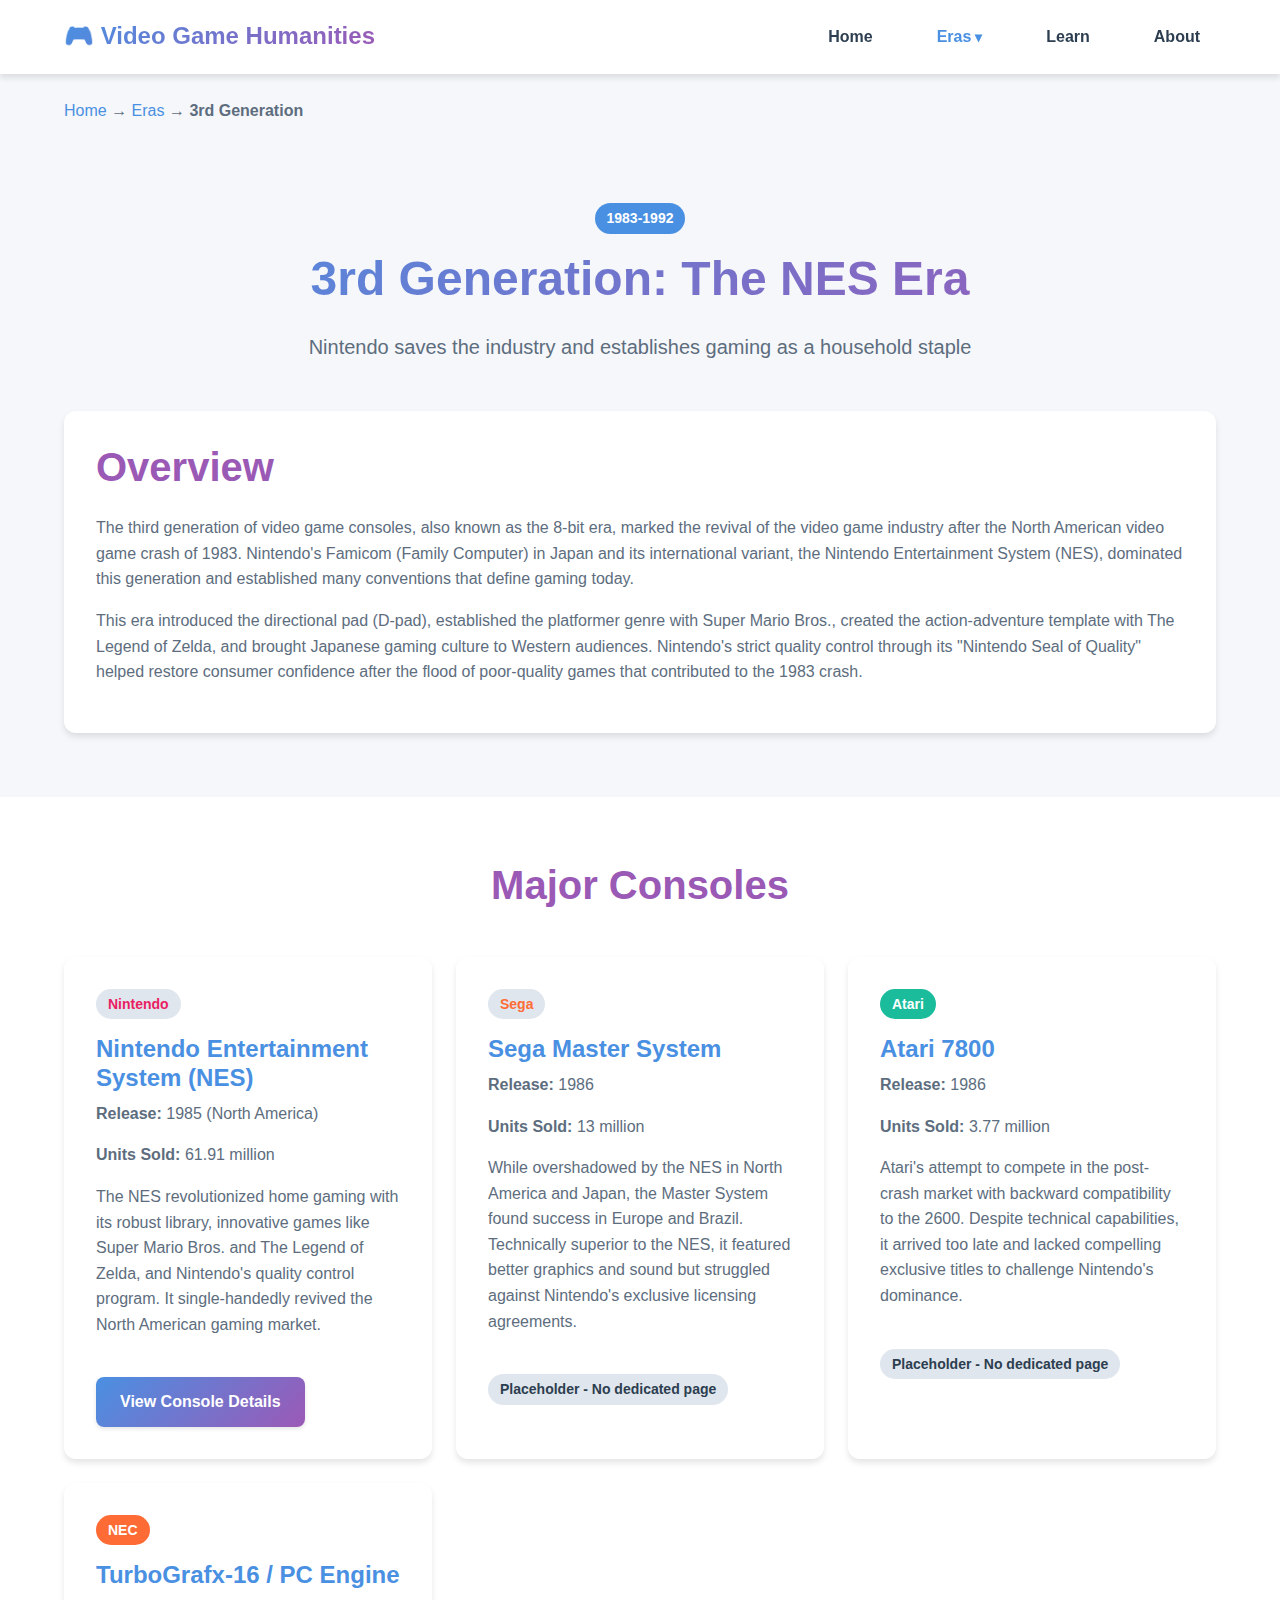
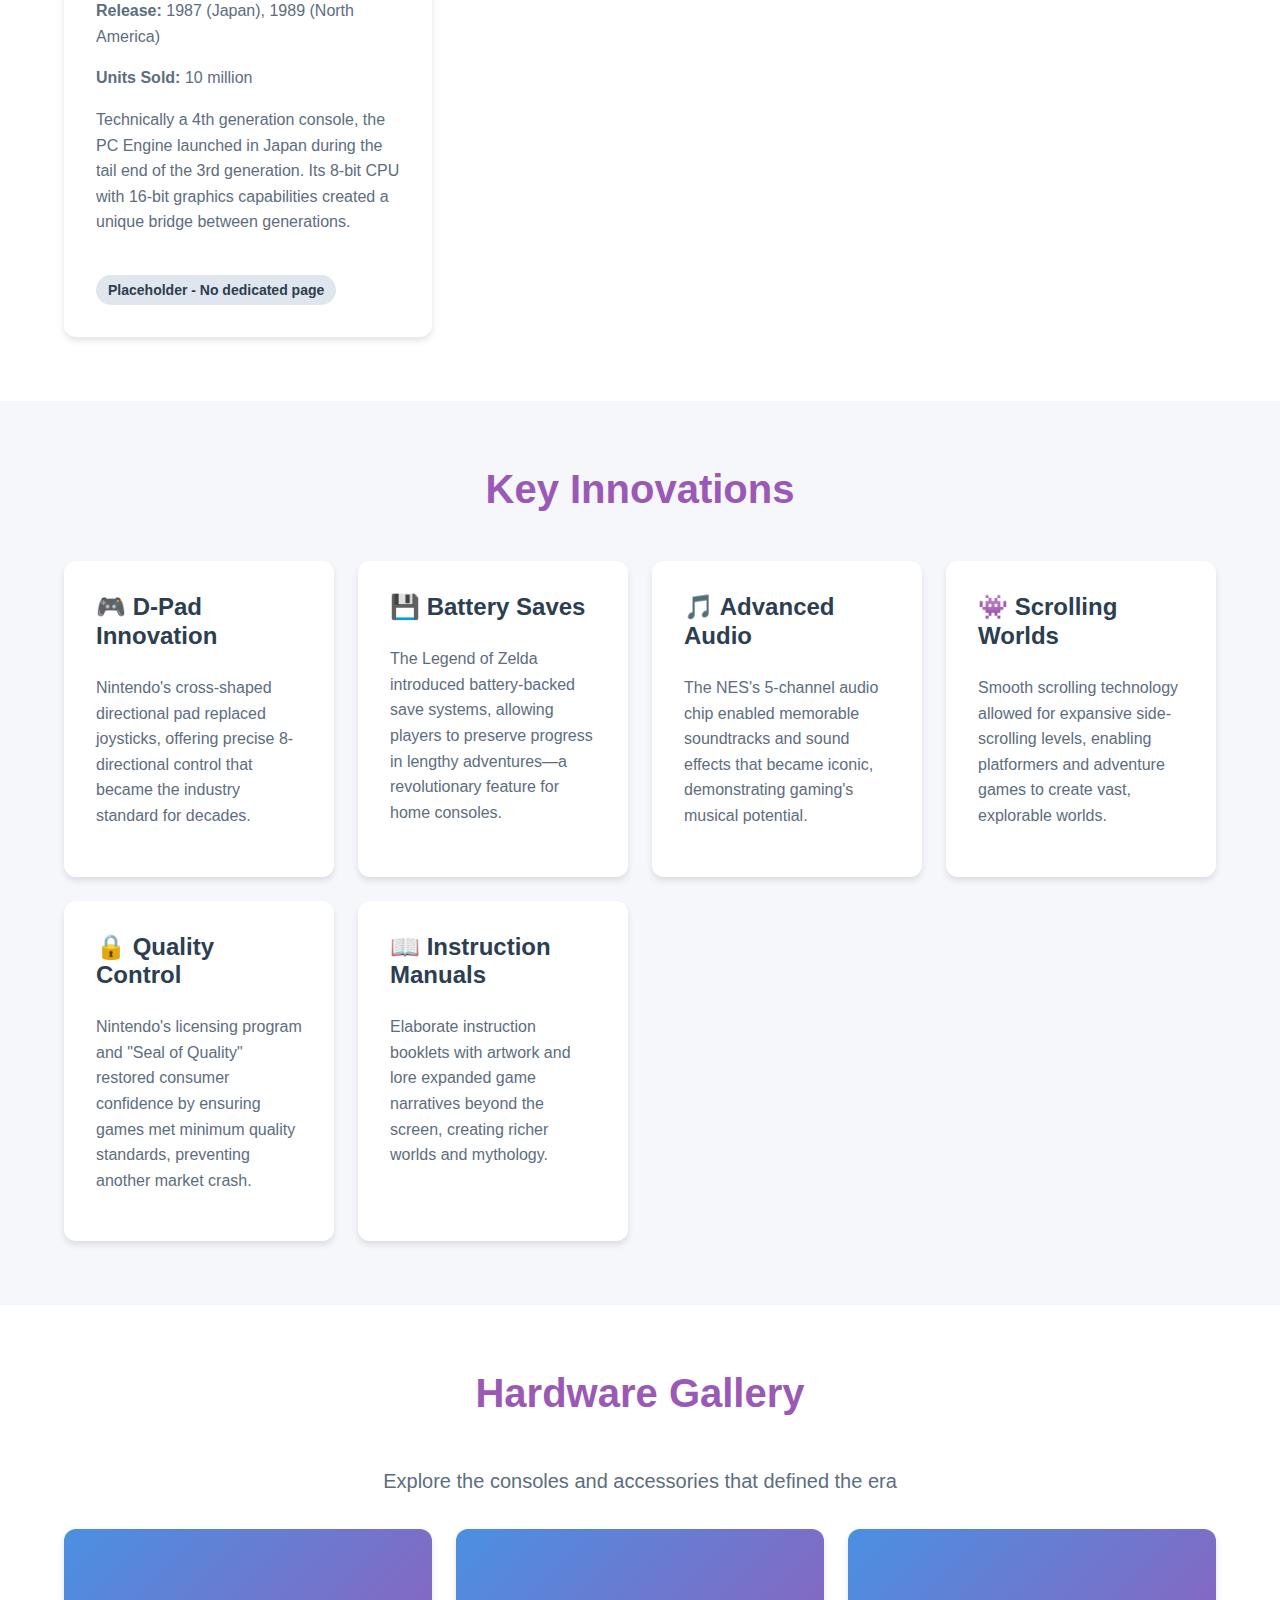
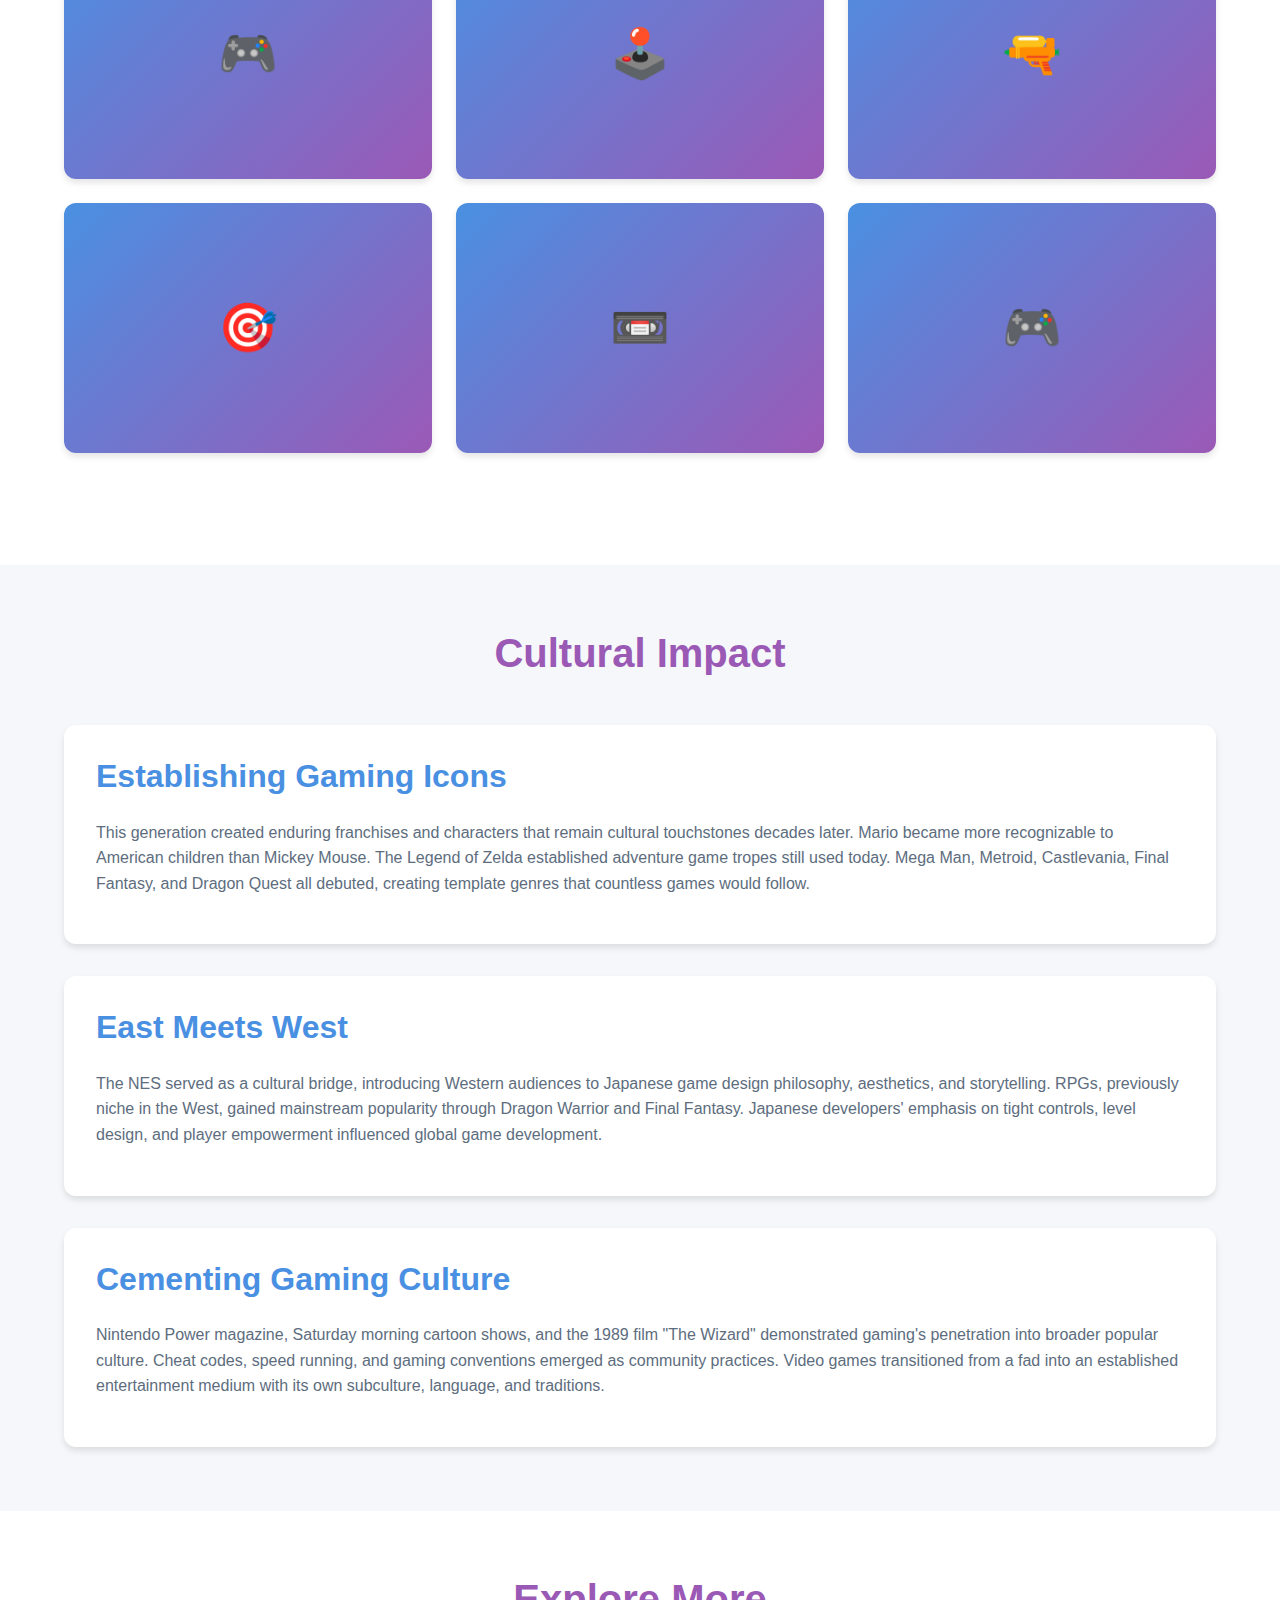
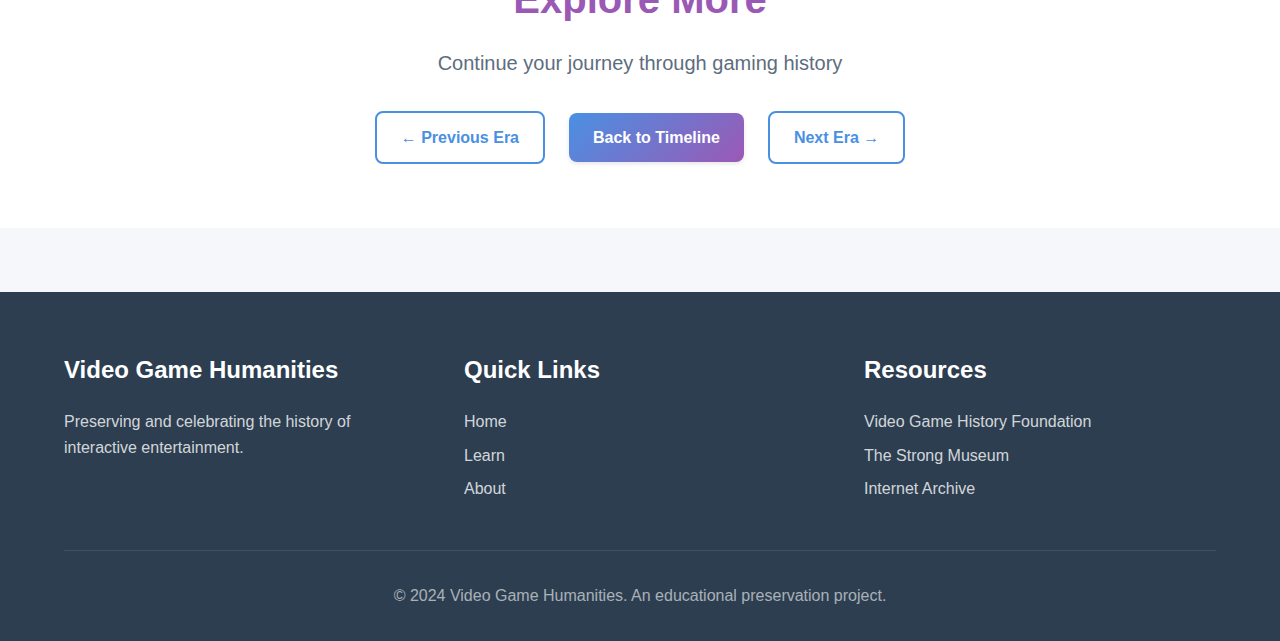
<file: eras/gen3.html>
<!DOCTYPE html>
<html lang="en">
<head>
    <meta charset="UTF-8">
    <meta name="viewport" content="width=device-width, initial-scale=1.0">
    <meta name="description" content="Explore the 3rd Generation of video games (1983-1992) - The NES era that saved the gaming industry.">
    <title>3rd Generation (1983-1992) | Video Game Humanities</title>

    <link rel="stylesheet" href="../css/main.css">
    <link rel="stylesheet" href="../css/timeline.css">
    <link rel="stylesheet" href="../css/gallery.css">
    <link rel="stylesheet" href="../css/responsive.css">
</head>
<body>
    <!-- Navigation -->
    <nav class="nav" id="mainNav">
        <div class="container">
            <div class="nav-wrapper">
                <a href="../index.html" class="nav-logo">
                    <h2>🎮 Video Game Humanities</h2>
                </a>

                <button class="nav-toggle" id="navToggle" aria-label="Toggle navigation">
                    <span class="hamburger"></span>
                </button>

                <ul class="nav-menu" id="navMenu">
                    <li class="nav-item">
                        <a href="../index.html" class="nav-link">Home</a>
                    </li>
                    <li class="nav-item dropdown">
                        <a href="#" class="nav-link dropdown-toggle active">Eras</a>
                        <ul class="dropdown-menu">
                            <li><a href="gen1-2.html">1st & 2nd Gen (1972-1983)</a></li>
                            <li><a href="gen3.html">3rd Gen (1983-1992)</a></li>
                            <li><a href="gen4.html">4th Gen (1987-1996)</a></li>
                            <li><a href="gen5.html">5th Gen (1993-2002)</a></li>
                            <li><a href="gen6.html">6th Gen (2000-2006)</a></li>
                            <li><a href="gen7.html">7th Gen (2005-2013)</a></li>
                            <li><a href="gen8.html">8th Gen (2012-2020)</a></li>
                            <li><a href="gen9.html">9th Gen (2020-Present)</a></li>
                        </ul>
                    </li>
                    <li class="nav-item">
                        <a href="../learn.html" class="nav-link">Learn</a>
                    </li>
                    <li class="nav-item">
                        <a href="../about.html" class="nav-link">About</a>
                    </li>
                </ul>
            </div>
        </div>
    </nav>

    <!-- Breadcrumb -->
    <div class="container mt-md">
        <nav aria-label="breadcrumb">
            <p class="text-secondary">
                <a href="../index.html">Home</a> →
                <a href="../index.html#timeline">Eras</a> →
                <strong>3rd Generation</strong>
            </p>
        </nav>
    </div>

    <!-- Era Header -->
    <section class="section">
        <div class="container">
            <div class="text-center mb-xl">
                <span class="badge badge-primary mb-sm">1983-1992</span>
                <h1>3rd Generation: The NES Era</h1>
                <p class="lead">Nintendo saves the industry and establishes gaming as a household staple</p>
            </div>

            <div class="card">
                <h2>Overview</h2>
                <p>
                    The third generation of video game consoles, also known as the 8-bit era, marked the revival of the video game industry after the North American video game crash of 1983. Nintendo's Famicom (Family Computer) in Japan and its international variant, the Nintendo Entertainment System (NES), dominated this generation and established many conventions that define gaming today.
                </p>
                <p>
                    This era introduced the directional pad (D-pad), established the platformer genre with Super Mario Bros., created the action-adventure template with The Legend of Zelda, and brought Japanese gaming culture to Western audiences. Nintendo's strict quality control through its "Nintendo Seal of Quality" helped restore consumer confidence after the flood of poor-quality games that contributed to the 1983 crash.
                </p>
            </div>
        </div>
    </section>

    <!-- Consoles of This Era -->
    <section class="section section-alt">
        <div class="container">
            <h2 class="text-center mb-xl">Major Consoles</h2>

            <div class="grid grid-2">
                <div class="card">
                    <span class="badge manufacturer-nintendo mb-sm">Nintendo</span>
                    <h3 class="card-title">Nintendo Entertainment System (NES)</h3>
                    <p><strong>Release:</strong> 1985 (North America)</p>
                    <p><strong>Units Sold:</strong> 61.91 million</p>
                    <p class="card-content">
                        The NES revolutionized home gaming with its robust library, innovative games like Super Mario Bros. and The Legend of Zelda, and Nintendo's quality control program. It single-handedly revived the North American gaming market.
                    </p>
                    <a href="../consoles/nes.html" class="btn btn-primary mt-md">View Console Details</a>
                </div>

                <div class="card">
                    <span class="badge manufacturer-sega mb-sm">Sega</span>
                    <h3 class="card-title">Sega Master System</h3>
                    <p><strong>Release:</strong> 1986</p>
                    <p><strong>Units Sold:</strong> 13 million</p>
                    <p class="card-content">
                        While overshadowed by the NES in North America and Japan, the Master System found success in Europe and Brazil. Technically superior to the NES, it featured better graphics and sound but struggled against Nintendo's exclusive licensing agreements.
                    </p>
                    <span class="badge mt-md">Placeholder - No dedicated page</span>
                </div>

                <div class="card">
                    <span class="badge mb-sm" style="background: var(--accent-cyan); color: white;">Atari</span>
                    <h3 class="card-title">Atari 7800</h3>
                    <p><strong>Release:</strong> 1986</p>
                    <p><strong>Units Sold:</strong> 3.77 million</p>
                    <p class="card-content">
                        Atari's attempt to compete in the post-crash market with backward compatibility to the 2600. Despite technical capabilities, it arrived too late and lacked compelling exclusive titles to challenge Nintendo's dominance.
                    </p>
                    <span class="badge mt-md">Placeholder - No dedicated page</span>
                </div>

                <div class="card">
                    <span class="badge mb-sm" style="background: var(--secondary-orange); color: white;">NEC</span>
                    <h3 class="card-title">TurboGrafx-16 / PC Engine</h3>
                    <p><strong>Release:</strong> 1987 (Japan), 1989 (North America)</p>
                    <p><strong>Units Sold:</strong> 10 million</p>
                    <p class="card-content">
                        Technically a 4th generation console, the PC Engine launched in Japan during the tail end of the 3rd generation. Its 8-bit CPU with 16-bit graphics capabilities created a unique bridge between generations.
                    </p>
                    <span class="badge mt-md">Placeholder - No dedicated page</span>
                </div>
            </div>
        </div>
    </section>

    <!-- Key Innovations -->
    <section class="section">
        <div class="container">
            <h2 class="text-center mb-xl">Key Innovations</h2>

            <div class="grid grid-3">
                <div class="card">
                    <h4>🎮 D-Pad Innovation</h4>
                    <p>
                        Nintendo's cross-shaped directional pad replaced joysticks, offering precise 8-directional control that became the industry standard for decades.
                    </p>
                </div>

                <div class="card">
                    <h4>💾 Battery Saves</h4>
                    <p>
                        The Legend of Zelda introduced battery-backed save systems, allowing players to preserve progress in lengthy adventures—a revolutionary feature for home consoles.
                    </p>
                </div>

                <div class="card">
                    <h4>🎵 Advanced Audio</h4>
                    <p>
                        The NES's 5-channel audio chip enabled memorable soundtracks and sound effects that became iconic, demonstrating gaming's musical potential.
                    </p>
                </div>

                <div class="card">
                    <h4>👾 Scrolling Worlds</h4>
                    <p>
                        Smooth scrolling technology allowed for expansive side-scrolling levels, enabling platformers and adventure games to create vast, explorable worlds.
                    </p>
                </div>

                <div class="card">
                    <h4>🔒 Quality Control</h4>
                    <p>
                        Nintendo's licensing program and "Seal of Quality" restored consumer confidence by ensuring games met minimum quality standards, preventing another market crash.
                    </p>
                </div>

                <div class="card">
                    <h4>📖 Instruction Manuals</h4>
                    <p>
                        Elaborate instruction booklets with artwork and lore expanded game narratives beyond the screen, creating richer worlds and mythology.
                    </p>
                </div>
            </div>
        </div>
    </section>

    <!-- Hardware Gallery -->
    <section class="section section-alt">
        <div class="container">
            <h2 class="text-center mb-xl">Hardware Gallery</h2>
            <p class="text-center lead mb-lg">Explore the consoles and accessories that defined the era</p>

            <div class="gallery-grid">
                <div class="gallery-item">
                    <div class="gallery-placeholder">🎮</div>
                    <div class="gallery-caption">
                        <h4>NES Console</h4>
                        <p>The front-loading design that became iconic in North America</p>
                    </div>
                </div>

                <div class="gallery-item">
                    <div class="gallery-placeholder">🕹️</div>
                    <div class="gallery-caption">
                        <h4>NES Controller</h4>
                        <p>The revolutionary D-pad controller that set the standard</p>
                    </div>
                </div>

                <div class="gallery-item">
                    <div class="gallery-placeholder">🔫</div>
                    <div class="gallery-caption">
                        <h4>NES Zapper</h4>
                        <p>Light gun peripheral for games like Duck Hunt</p>
                    </div>
                </div>

                <div class="gallery-item">
                    <div class="gallery-placeholder">🎯</div>
                    <div class="gallery-caption">
                        <h4>R.O.B. the Robot</h4>
                        <p>Nintendo's "Trojan Horse" to market the NES as a toy</p>
                    </div>
                </div>

                <div class="gallery-item">
                    <div class="gallery-placeholder">📼</div>
                    <div class="gallery-caption">
                        <h4>Game Cartridges</h4>
                        <p>The gray cartridge design became synonymous with NES games</p>
                    </div>
                </div>

                <div class="gallery-item">
                    <div class="gallery-placeholder">🎮</div>
                    <div class="gallery-caption">
                        <h4>Famicom (Japan)</h4>
                        <p>The original red and white design that launched in Japan</p>
                    </div>
                </div>
            </div>
        </div>
    </section>

    <!-- Cultural Impact -->
    <section class="section">
        <div class="container">
            <h2 class="text-center mb-xl">Cultural Impact</h2>

            <div class="card mb-lg">
                <h3>Establishing Gaming Icons</h3>
                <p>
                    This generation created enduring franchises and characters that remain cultural touchstones decades later. Mario became more recognizable to American children than Mickey Mouse. The Legend of Zelda established adventure game tropes still used today. Mega Man, Metroid, Castlevania, Final Fantasy, and Dragon Quest all debuted, creating template genres that countless games would follow.
                </p>
            </div>

            <div class="card mb-lg">
                <h3>East Meets West</h3>
                <p>
                    The NES served as a cultural bridge, introducing Western audiences to Japanese game design philosophy, aesthetics, and storytelling. RPGs, previously niche in the West, gained mainstream popularity through Dragon Warrior and Final Fantasy. Japanese developers' emphasis on tight controls, level design, and player empowerment influenced global game development.
                </p>
            </div>

            <div class="card">
                <h3>Cementing Gaming Culture</h3>
                <p>
                    Nintendo Power magazine, Saturday morning cartoon shows, and the 1989 film "The Wizard" demonstrated gaming's penetration into broader popular culture. Cheat codes, speed running, and gaming conventions emerged as community practices. Video games transitioned from a fad into an established entertainment medium with its own subculture, language, and traditions.
                </p>
            </div>
        </div>
    </section>

    <!-- Call to Action -->
    <section class="section section-alt text-center">
        <div class="container">
            <h2>Explore More</h2>
            <p class="lead mb-lg">Continue your journey through gaming history</p>
            <div class="flex-center gap-md" style="flex-wrap: wrap;">
                <a href="gen1-2.html" class="btn btn-outline">← Previous Era</a>
                <a href="../index.html#timeline" class="btn btn-primary">Back to Timeline</a>
                <a href="gen4.html" class="btn btn-outline">Next Era →</a>
            </div>
        </div>
    </section>

    <!-- Footer -->
    <footer class="footer">
        <div class="container">
            <div class="footer-content">
                <div class="footer-section">
                    <h4>Video Game Humanities</h4>
                    <p>Preserving and celebrating the history of interactive entertainment.</p>
                </div>

                <div class="footer-section">
                    <h4>Quick Links</h4>
                    <ul class="footer-links">
                        <li><a href="../index.html">Home</a></li>
                        <li><a href="../learn.html">Learn</a></li>
                        <li><a href="../about.html">About</a></li>
                    </ul>
                </div>

                <div class="footer-section">
                    <h4>Resources</h4>
                    <ul class="footer-links">
                        <li><a href="https://gamehistory.org" target="_blank">Video Game History Foundation</a></li>
                        <li><a href="https://www.museumofplay.org" target="_blank">The Strong Museum</a></li>
                        <li><a href="https://archive.org" target="_blank">Internet Archive</a></li>
                    </ul>
                </div>
            </div>

            <div class="footer-bottom">
                <p>&copy; 2024 Video Game Humanities. An educational preservation project.</p>
            </div>
        </div>
    </footer>

    <!-- Lightbox -->
    <div class="lightbox">
        <button class="lightbox-close" aria-label="Close lightbox">&times;</button>
        <button class="lightbox-nav lightbox-prev" aria-label="Previous image">‹</button>
        <button class="lightbox-nav lightbox-next" aria-label="Next image">›</button>
        <div class="lightbox-content"></div>
    </div>

    <!-- Back to Top -->
    <button class="back-to-top" id="backToTop" aria-label="Back to top">↑</button>

    <script src="../js/navigation.js"></script>
    <script src="../js/gallery.js"></script>
</body>
</html>
</file>
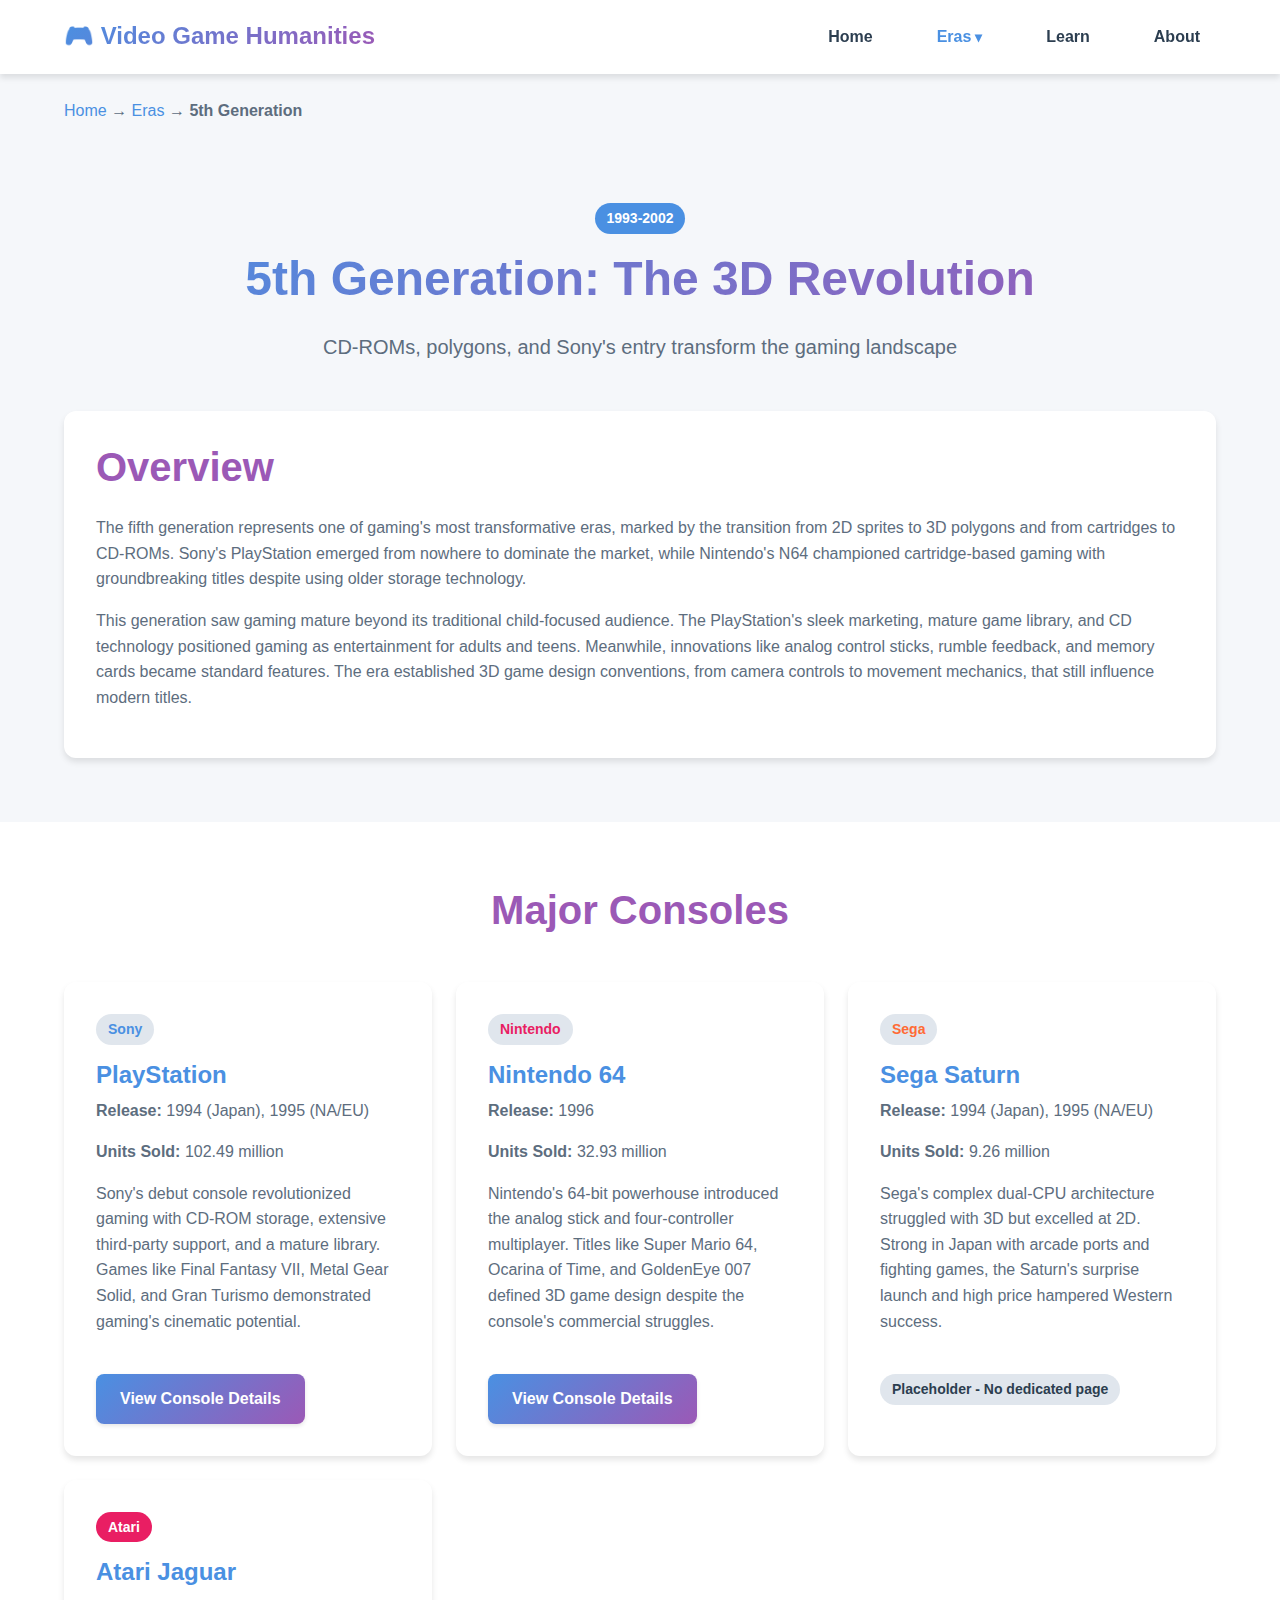
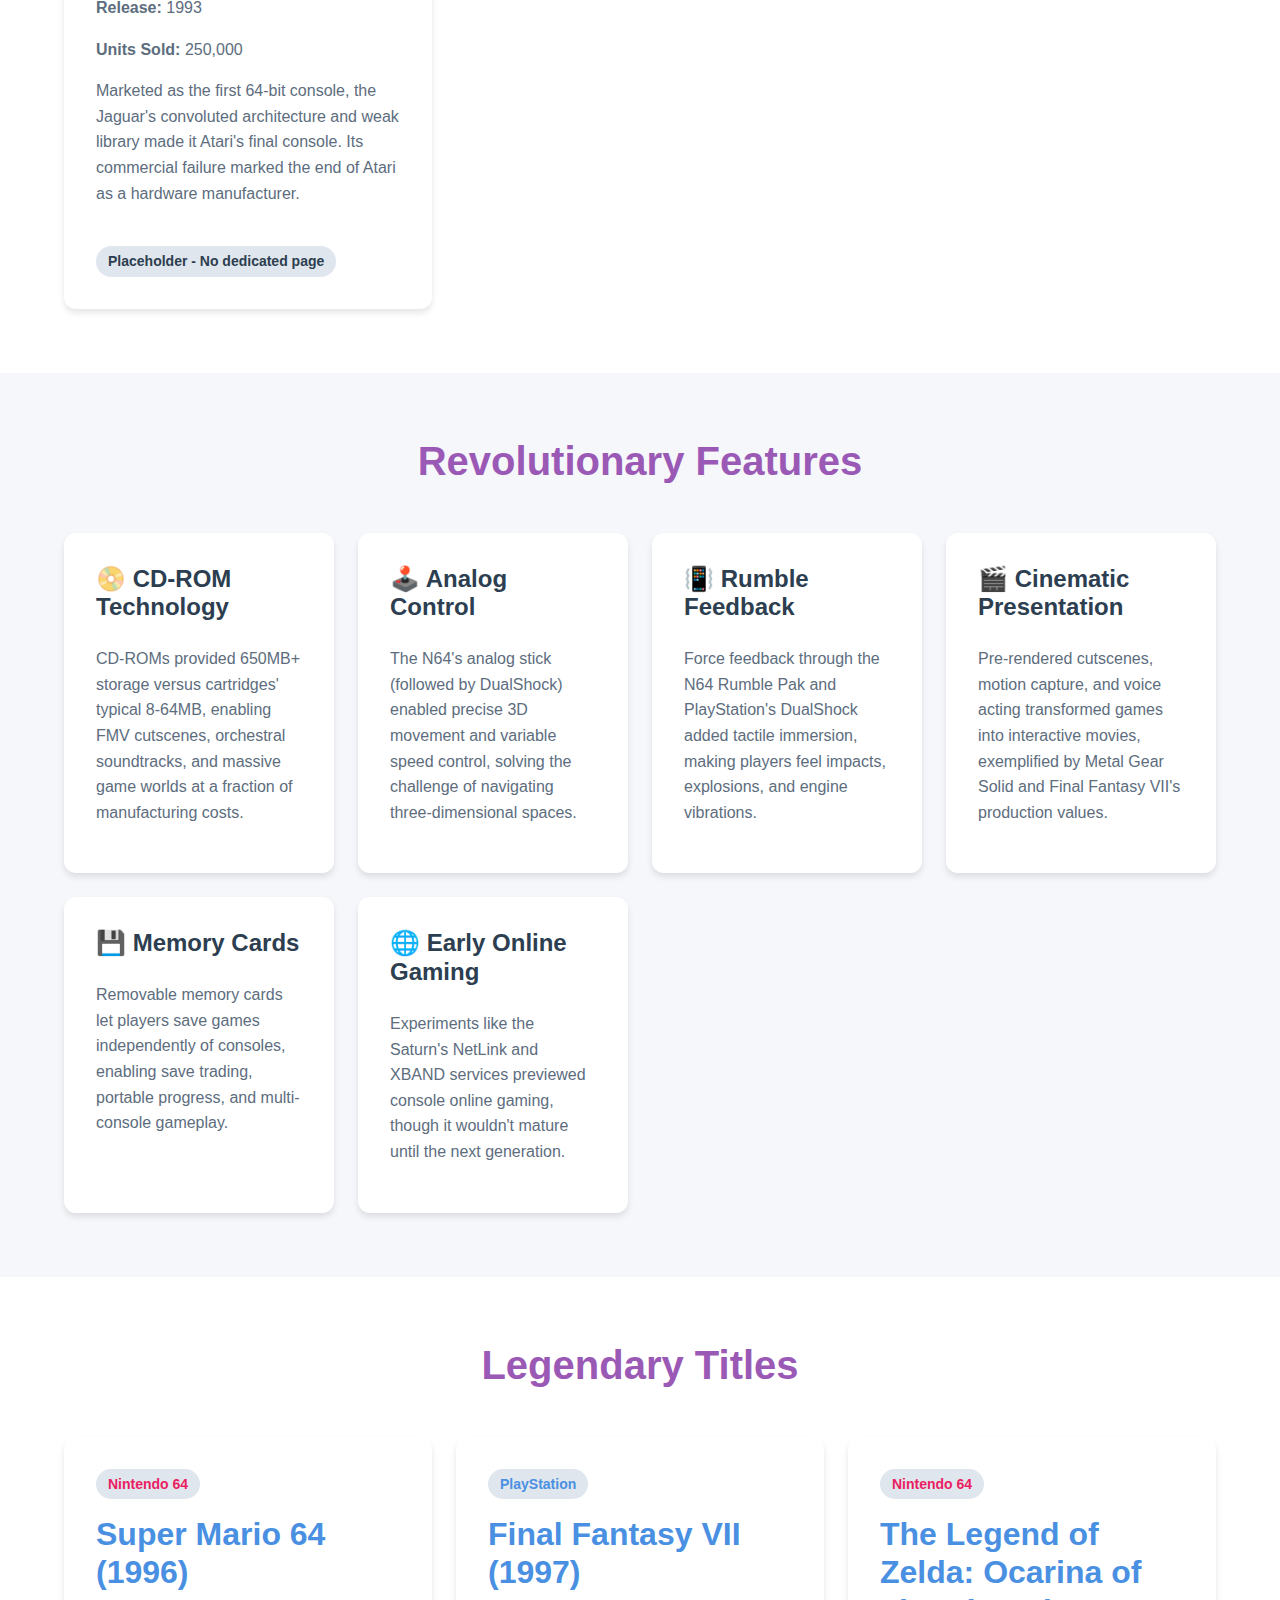
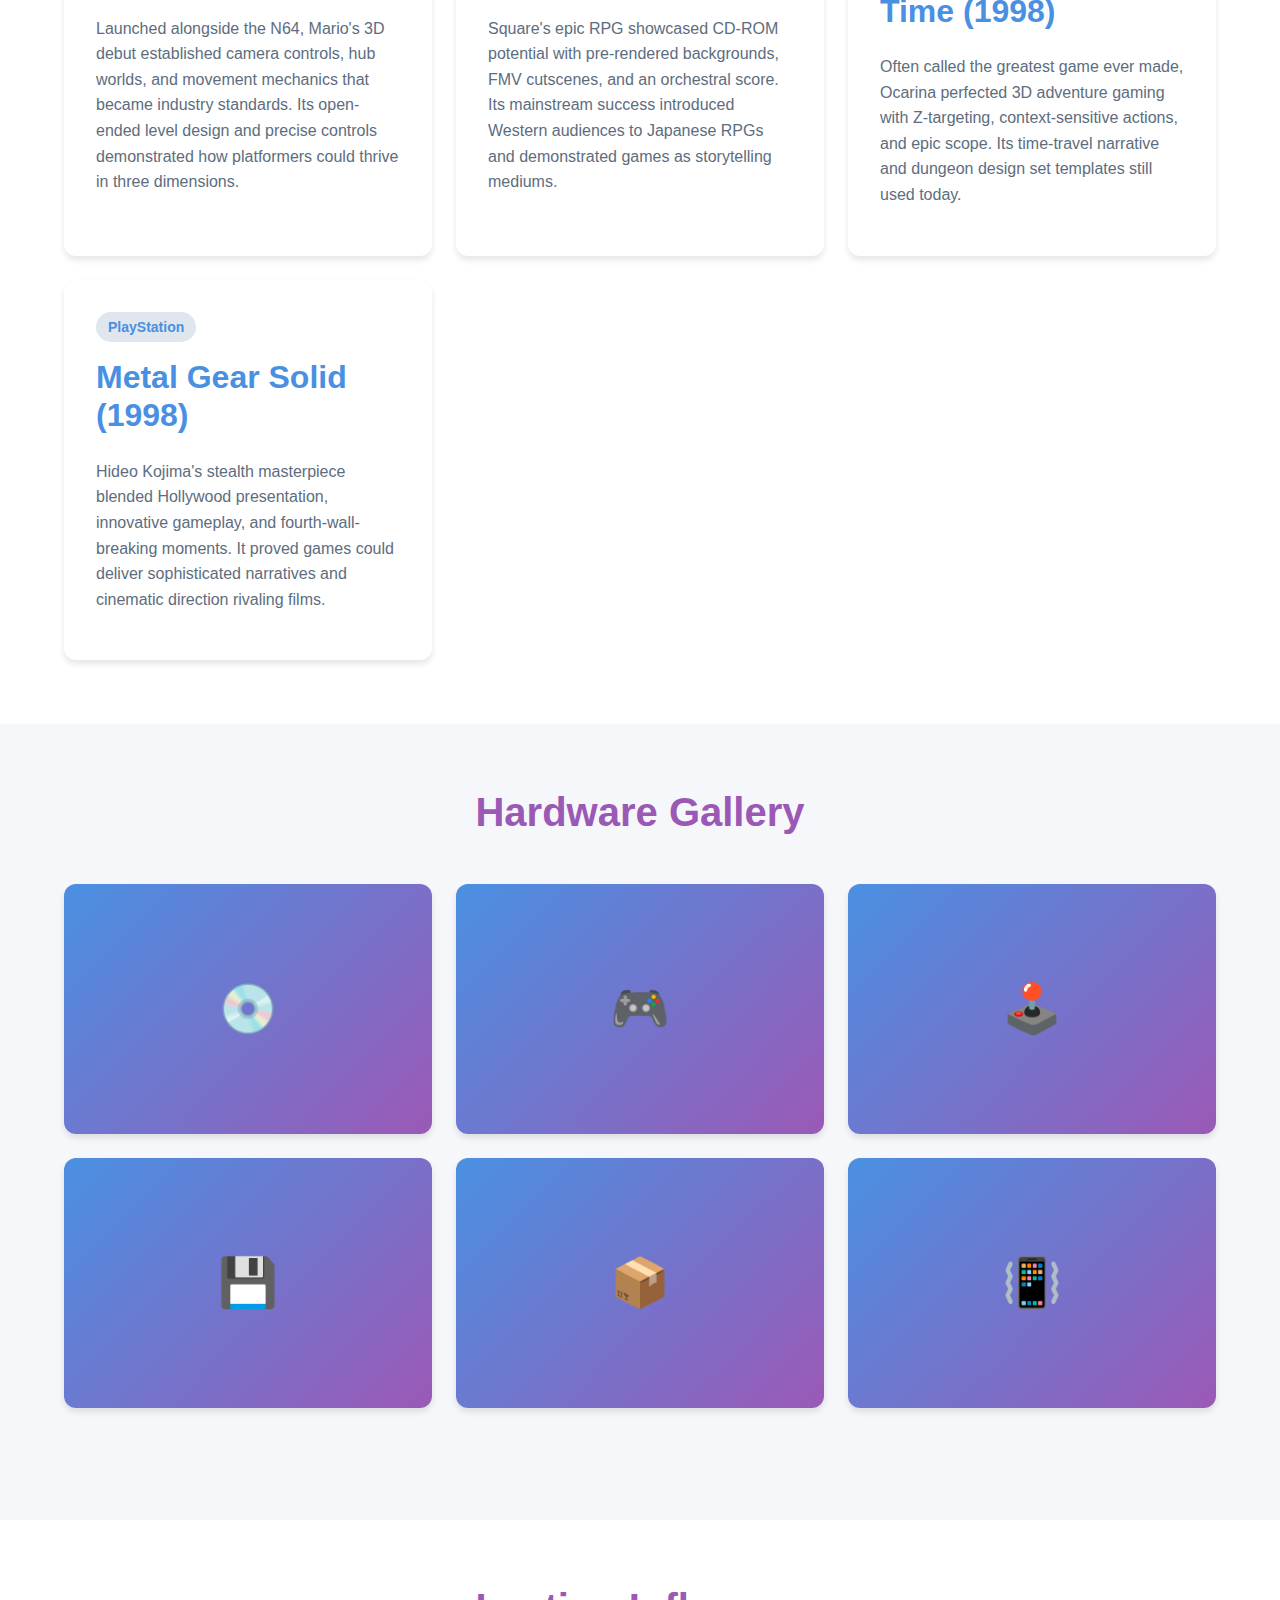
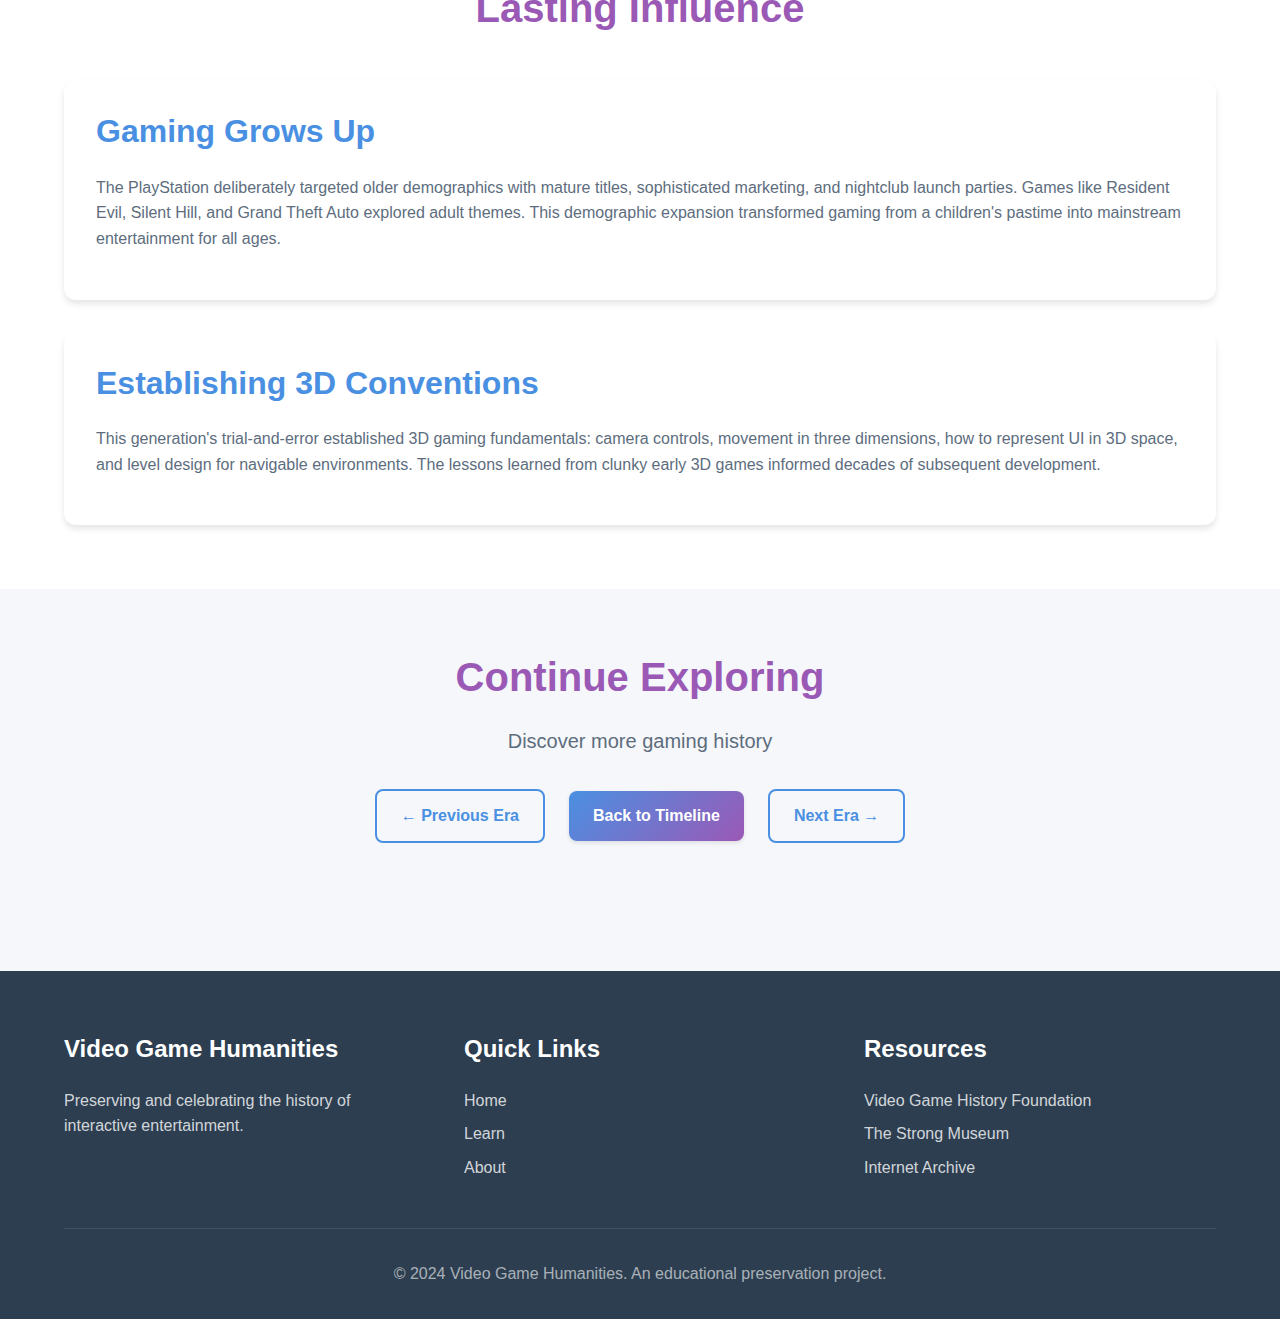
<file: eras/gen5.html>
<!DOCTYPE html>
<html lang="en">
<head>
    <meta charset="UTF-8">
    <meta name="viewport" content="width=device-width, initial-scale=1.0">
    <meta name="description" content="Explore the 5th Generation of video games (1993-2002) - The 3D revolution with PlayStation and Nintendo 64.">
    <title>5th Generation (1993-2002) | Video Game Humanities</title>

    <link rel="stylesheet" href="../css/main.css">
    <link rel="stylesheet" href="../css/timeline.css">
    <link rel="stylesheet" href="../css/gallery.css">
    <link rel="stylesheet" href="../css/responsive.css">
</head>
<body>
    <!-- Navigation -->
    <nav class="nav" id="mainNav">
        <div class="container">
            <div class="nav-wrapper">
                <a href="../index.html" class="nav-logo">
                    <h2>🎮 Video Game Humanities</h2>
                </a>

                <button class="nav-toggle" id="navToggle" aria-label="Toggle navigation">
                    <span class="hamburger"></span>
                </button>

                <ul class="nav-menu" id="navMenu">
                    <li class="nav-item">
                        <a href="../index.html" class="nav-link">Home</a>
                    </li>
                    <li class="nav-item dropdown">
                        <a href="#" class="nav-link dropdown-toggle active">Eras</a>
                        <ul class="dropdown-menu">
                            <li><a href="gen1-2.html">1st & 2nd Gen (1972-1983)</a></li>
                            <li><a href="gen3.html">3rd Gen (1983-1992)</a></li>
                            <li><a href="gen4.html">4th Gen (1987-1996)</a></li>
                            <li><a href="gen5.html">5th Gen (1993-2002)</a></li>
                            <li><a href="gen6.html">6th Gen (2000-2006)</a></li>
                            <li><a href="gen7.html">7th Gen (2005-2013)</a></li>
                            <li><a href="gen8.html">8th Gen (2012-2020)</a></li>
                            <li><a href="gen9.html">9th Gen (2020-Present)</a></li>
                        </ul>
                    </li>
                    <li class="nav-item">
                        <a href="../learn.html" class="nav-link">Learn</a>
                    </li>
                    <li class="nav-item">
                        <a href="../about.html" class="nav-link">About</a>
                    </li>
                </ul>
            </div>
        </div>
    </nav>

    <!-- Breadcrumb -->
    <div class="container mt-md">
        <nav aria-label="breadcrumb">
            <p class="text-secondary">
                <a href="../index.html">Home</a> →
                <a href="../index.html#timeline">Eras</a> →
                <strong>5th Generation</strong>
            </p>
        </nav>
    </div>

    <!-- Era Header -->
    <section class="section">
        <div class="container">
            <div class="text-center mb-xl">
                <span class="badge badge-primary mb-sm">1993-2002</span>
                <h1>5th Generation: The 3D Revolution</h1>
                <p class="lead">CD-ROMs, polygons, and Sony's entry transform the gaming landscape</p>
            </div>

            <div class="card">
                <h2>Overview</h2>
                <p>
                    The fifth generation represents one of gaming's most transformative eras, marked by the transition from 2D sprites to 3D polygons and from cartridges to CD-ROMs. Sony's PlayStation emerged from nowhere to dominate the market, while Nintendo's N64 championed cartridge-based gaming with groundbreaking titles despite using older storage technology.
                </p>
                <p>
                    This generation saw gaming mature beyond its traditional child-focused audience. The PlayStation's sleek marketing, mature game library, and CD technology positioned gaming as entertainment for adults and teens. Meanwhile, innovations like analog control sticks, rumble feedback, and memory cards became standard features. The era established 3D game design conventions, from camera controls to movement mechanics, that still influence modern titles.
                </p>
            </div>
        </div>
    </section>

    <!-- Consoles of This Era -->
    <section class="section section-alt">
        <div class="container">
            <h2 class="text-center mb-xl">Major Consoles</h2>

            <div class="grid grid-2">
                <div class="card">
                    <span class="badge manufacturer-sony mb-sm">Sony</span>
                    <h3 class="card-title">PlayStation</h3>
                    <p><strong>Release:</strong> 1994 (Japan), 1995 (NA/EU)</p>
                    <p><strong>Units Sold:</strong> 102.49 million</p>
                    <p class="card-content">
                        Sony's debut console revolutionized gaming with CD-ROM storage, extensive third-party support, and a mature library. Games like Final Fantasy VII, Metal Gear Solid, and Gran Turismo demonstrated gaming's cinematic potential.
                    </p>
                    <a href="../consoles/playstation.html" class="btn btn-primary mt-md">View Console Details</a>
                </div>

                <div class="card">
                    <span class="badge manufacturer-nintendo mb-sm">Nintendo</span>
                    <h3 class="card-title">Nintendo 64</h3>
                    <p><strong>Release:</strong> 1996</p>
                    <p><strong>Units Sold:</strong> 32.93 million</p>
                    <p class="card-content">
                        Nintendo's 64-bit powerhouse introduced the analog stick and four-controller multiplayer. Titles like Super Mario 64, Ocarina of Time, and GoldenEye 007 defined 3D game design despite the console's commercial struggles.
                    </p>
                    <a href="../consoles/n64.html" class="btn btn-primary mt-md">View Console Details</a>
                </div>

                <div class="card">
                    <span class="badge manufacturer-sega mb-sm">Sega</span>
                    <h3 class="card-title">Sega Saturn</h3>
                    <p><strong>Release:</strong> 1994 (Japan), 1995 (NA/EU)</p>
                    <p><strong>Units Sold:</strong> 9.26 million</p>
                    <p class="card-content">
                        Sega's complex dual-CPU architecture struggled with 3D but excelled at 2D. Strong in Japan with arcade ports and fighting games, the Saturn's surprise launch and high price hampered Western success.
                    </p>
                    <span class="badge mt-md">Placeholder - No dedicated page</span>
                </div>

                <div class="card">
                    <span class="badge mb-sm" style="background: var(--accent-pink); color: white;">Atari</span>
                    <h3 class="card-title">Atari Jaguar</h3>
                    <p><strong>Release:</strong> 1993</p>
                    <p><strong>Units Sold:</strong> 250,000</p>
                    <p class="card-content">
                        Marketed as the first 64-bit console, the Jaguar's convoluted architecture and weak library made it Atari's final console. Its commercial failure marked the end of Atari as a hardware manufacturer.
                    </p>
                    <span class="badge mt-md">Placeholder - No dedicated page</span>
                </div>
            </div>
        </div>
    </section>

    <!-- Key Innovations -->
    <section class="section">
        <div class="container">
            <h2 class="text-center mb-xl">Revolutionary Features</h2>

            <div class="grid grid-3">
                <div class="card">
                    <h4>📀 CD-ROM Technology</h4>
                    <p>
                        CD-ROMs provided 650MB+ storage versus cartridges' typical 8-64MB, enabling FMV cutscenes, orchestral soundtracks, and massive game worlds at a fraction of manufacturing costs.
                    </p>
                </div>

                <div class="card">
                    <h4>🕹️ Analog Control</h4>
                    <p>
                        The N64's analog stick (followed by DualShock) enabled precise 3D movement and variable speed control, solving the challenge of navigating three-dimensional spaces.
                    </p>
                </div>

                <div class="card">
                    <h4>📳 Rumble Feedback</h4>
                    <p>
                        Force feedback through the N64 Rumble Pak and PlayStation's DualShock added tactile immersion, making players feel impacts, explosions, and engine vibrations.
                    </p>
                </div>

                <div class="card">
                    <h4>🎬 Cinematic Presentation</h4>
                    <p>
                        Pre-rendered cutscenes, motion capture, and voice acting transformed games into interactive movies, exemplified by Metal Gear Solid and Final Fantasy VII's production values.
                    </p>
                </div>

                <div class="card">
                    <h4>💾 Memory Cards</h4>
                    <p>
                        Removable memory cards let players save games independently of consoles, enabling save trading, portable progress, and multi-console gameplay.
                    </p>
                </div>

                <div class="card">
                    <h4>🌐 Early Online Gaming</h4>
                    <p>
                        Experiments like the Saturn's NetLink and XBAND services previewed console online gaming, though it wouldn't mature until the next generation.
                    </p>
                </div>
            </div>
        </div>
    </section>

    <!-- Defining Games -->
    <section class="section section-alt">
        <div class="container">
            <h2 class="text-center mb-xl">Legendary Titles</h2>

            <div class="grid grid-2">
                <div class="card">
                    <span class="badge manufacturer-nintendo mb-sm">Nintendo 64</span>
                    <h3>Super Mario 64 (1996)</h3>
                    <p>
                        Launched alongside the N64, Mario's 3D debut established camera controls, hub worlds, and movement mechanics that became industry standards. Its open-ended level design and precise controls demonstrated how platformers could thrive in three dimensions.
                    </p>
                </div>

                <div class="card">
                    <span class="badge manufacturer-sony mb-sm">PlayStation</span>
                    <h3>Final Fantasy VII (1997)</h3>
                    <p>
                        Square's epic RPG showcased CD-ROM potential with pre-rendered backgrounds, FMV cutscenes, and an orchestral score. Its mainstream success introduced Western audiences to Japanese RPGs and demonstrated games as storytelling mediums.
                    </p>
                </div>

                <div class="card">
                    <span class="badge manufacturer-nintendo mb-sm">Nintendo 64</span>
                    <h3>The Legend of Zelda: Ocarina of Time (1998)</h3>
                    <p>
                        Often called the greatest game ever made, Ocarina perfected 3D adventure gaming with Z-targeting, context-sensitive actions, and epic scope. Its time-travel narrative and dungeon design set templates still used today.
                    </p>
                </div>

                <div class="card">
                    <span class="badge manufacturer-sony mb-sm">PlayStation</span>
                    <h3>Metal Gear Solid (1998)</h3>
                    <p>
                        Hideo Kojima's stealth masterpiece blended Hollywood presentation, innovative gameplay, and fourth-wall-breaking moments. It proved games could deliver sophisticated narratives and cinematic direction rivaling films.
                    </p>
                </div>
            </div>
        </div>
    </section>

    <!-- Hardware Gallery -->
    <section class="section">
        <div class="container">
            <h2 class="text-center mb-xl">Hardware Gallery</h2>

            <div class="gallery-grid">
                <div class="gallery-item">
                    <div class="gallery-placeholder">💿</div>
                    <div class="gallery-caption">
                        <h4>PlayStation Console</h4>
                        <p>The sleek gray design that challenged Nintendo's dominance</p>
                    </div>
                </div>

                <div class="gallery-item">
                    <div class="gallery-placeholder">🎮</div>
                    <div class="gallery-caption">
                        <h4>DualShock Controller</h4>
                        <p>Dual analog sticks and rumble became industry standards</p>
                    </div>
                </div>

                <div class="gallery-item">
                    <div class="gallery-placeholder">🕹️</div>
                    <div class="gallery-caption">
                        <h4>N64 Controller</h4>
                        <p>The three-pronged controller with the revolutionary analog stick</p>
                    </div>
                </div>

                <div class="gallery-item">
                    <div class="gallery-placeholder">💾</div>
                    <div class="gallery-caption">
                        <h4>PlayStation Memory Card</h4>
                        <p>15 blocks of portable save data</p>
                    </div>
                </div>

                <div class="gallery-item">
                    <div class="gallery-placeholder">📦</div>
                    <div class="gallery-caption">
                        <h4>N64 Cartridges</h4>
                        <p>Fast loading but limited storage compared to CDs</p>
                    </div>
                </div>

                <div class="gallery-item">
                    <div class="gallery-placeholder">📳</div>
                    <div class="gallery-caption">
                        <h4>N64 Rumble Pak</h4>
                        <p>Insertable accessory that added force feedback</p>
                    </div>
                </div>
            </div>
        </div>
    </section>

    <!-- Cultural Impact -->
    <section class="section section-alt">
        <div class="container">
            <h2 class="text-center mb-xl">Lasting Influence</h2>

            <div class="card mb-lg">
                <h3>Gaming Grows Up</h3>
                <p>
                    The PlayStation deliberately targeted older demographics with mature titles, sophisticated marketing, and nightclub launch parties. Games like Resident Evil, Silent Hill, and Grand Theft Auto explored adult themes. This demographic expansion transformed gaming from a children's pastime into mainstream entertainment for all ages.
                </p>
            </div>

            <div class="card">
                <h3>Establishing 3D Conventions</h3>
                <p>
                    This generation's trial-and-error established 3D gaming fundamentals: camera controls, movement in three dimensions, how to represent UI in 3D space, and level design for navigable environments. The lessons learned from clunky early 3D games informed decades of subsequent development.
                </p>
            </div>
        </div>
    </section>

    <!-- Call to Action -->
    <section class="section text-center">
        <div class="container">
            <h2>Continue Exploring</h2>
            <p class="lead mb-lg">Discover more gaming history</p>
            <div class="flex-center gap-md" style="flex-wrap: wrap;">
                <a href="gen4.html" class="btn btn-outline">← Previous Era</a>
                <a href="../index.html#timeline" class="btn btn-primary">Back to Timeline</a>
                <a href="gen6.html" class="btn btn-outline">Next Era →</a>
            </div>
        </div>
    </section>

    <!-- Footer -->
    <footer class="footer">
        <div class="container">
            <div class="footer-content">
                <div class="footer-section">
                    <h4>Video Game Humanities</h4>
                    <p>Preserving and celebrating the history of interactive entertainment.</p>
                </div>

                <div class="footer-section">
                    <h4>Quick Links</h4>
                    <ul class="footer-links">
                        <li><a href="../index.html">Home</a></li>
                        <li><a href="../learn.html">Learn</a></li>
                        <li><a href="../about.html">About</a></li>
                    </ul>
                </div>

                <div class="footer-section">
                    <h4>Resources</h4>
                    <ul class="footer-links">
                        <li><a href="https://gamehistory.org" target="_blank">Video Game History Foundation</a></li>
                        <li><a href="https://www.museumofplay.org" target="_blank">The Strong Museum</a></li>
                        <li><a href="https://archive.org" target="_blank">Internet Archive</a></li>
                    </ul>
                </div>
            </div>

            <div class="footer-bottom">
                <p>&copy; 2024 Video Game Humanities. An educational preservation project.</p>
            </div>
        </div>
    </footer>

    <!-- Lightbox -->
    <div class="lightbox">
        <button class="lightbox-close" aria-label="Close lightbox">&times;</button>
        <button class="lightbox-nav lightbox-prev" aria-label="Previous image">‹</button>
        <button class="lightbox-nav lightbox-next" aria-label="Next image">›</button>
        <div class="lightbox-content"></div>
    </div>

    <!-- Back to Top -->
    <button class="back-to-top" id="backToTop" aria-label="Back to top">↑</button>

    <script src="../js/navigation.js"></script>
    <script src="../js/gallery.js"></script>
</body>
</html>
</file>
<file: css/main.css>
/* ===================================
   Video Game Humanities - Main Styles
   =================================== */

/* CSS Variables - Design System */
:root {
  /* Color Palette - Bright & Fun */
  --primary-blue: #4A90E2;
  --primary-purple: #9B59B6;
  --secondary-orange: #FF6B35;
  --secondary-yellow: #FFC300;
  --accent-green: #2ECC71;
  --accent-cyan: #1ABC9C;
  --accent-pink: #E91E63;

  /* Neutral Colors */
  --white: #FFFFFF;
  --light-gray: #F5F7FA;
  --medium-gray: #E0E6ED;
  --dark-gray: #2C3E50;
  --text-primary: #2C3E50;
  --text-secondary: #5D6D7E;

  /* Gradients */
  --gradient-primary: linear-gradient(135deg, var(--primary-blue) 0%, var(--primary-purple) 100%);
  --gradient-secondary: linear-gradient(135deg, var(--secondary-orange) 0%, var(--secondary-yellow) 100%);
  --gradient-accent: linear-gradient(135deg, var(--accent-cyan) 0%, var(--accent-green) 100%);

  /* Typography */
  --font-primary: -apple-system, BlinkMacSystemFont, 'Segoe UI', Roboto, Oxygen, Ubuntu, Cantarell, sans-serif;
  --font-mono: 'Courier New', Courier, monospace;

  /* Spacing */
  --spacing-xs: 0.5rem;
  --spacing-sm: 1rem;
  --spacing-md: 1.5rem;
  --spacing-lg: 2rem;
  --spacing-xl: 3rem;
  --spacing-xxl: 4rem;

  /* Border Radius */
  --radius-sm: 4px;
  --radius-md: 8px;
  --radius-lg: 12px;
  --radius-xl: 16px;
  --radius-round: 50%;

  /* Shadows */
  --shadow-sm: 0 2px 4px rgba(0, 0, 0, 0.1);
  --shadow-md: 0 4px 6px rgba(0, 0, 0, 0.1);
  --shadow-lg: 0 10px 25px rgba(0, 0, 0, 0.15);
  --shadow-xl: 0 20px 40px rgba(0, 0, 0, 0.2);

  /* Transitions */
  --transition-fast: 0.15s ease;
  --transition-normal: 0.3s ease;
  --transition-slow: 0.5s ease;

  /* Z-index Layers */
  --z-base: 1;
  --z-dropdown: 100;
  --z-modal: 1000;
  --z-tooltip: 1100;
}

/* ===================================
   CSS Reset
   =================================== */

*,
*::before,
*::after {
  box-sizing: border-box;
  margin: 0;
  padding: 0;
}

html {
  font-size: 16px;
  scroll-behavior: smooth;
}

body {
  font-family: var(--font-primary);
  color: var(--text-primary);
  background-color: var(--light-gray);
  line-height: 1.6;
  -webkit-font-smoothing: antialiased;
  -moz-osx-font-smoothing: grayscale;
}

img {
  max-width: 100%;
  height: auto;
  display: block;
}

a {
  color: var(--primary-blue);
  text-decoration: none;
  transition: color var(--transition-fast);
}

a:hover {
  color: var(--primary-purple);
}

button {
  font-family: inherit;
  cursor: pointer;
  border: none;
  background: none;
}

ul, ol {
  list-style: none;
}

/* ===================================
   Typography
   =================================== */

h1, h2, h3, h4, h5, h6 {
  font-weight: 700;
  line-height: 1.2;
  margin-bottom: var(--spacing-md);
  color: var(--text-primary);
}

h1 {
  font-size: 3rem;
  background: var(--gradient-primary);
  -webkit-background-clip: text;
  -webkit-text-fill-color: transparent;
  background-clip: text;
}

h2 {
  font-size: 2.5rem;
  color: var(--primary-purple);
}

h3 {
  font-size: 2rem;
  color: var(--primary-blue);
}

h4 {
  font-size: 1.5rem;
}

h5 {
  font-size: 1.25rem;
}

h6 {
  font-size: 1rem;
}

p {
  margin-bottom: var(--spacing-sm);
  color: var(--text-secondary);
}

.lead {
  font-size: 1.25rem;
  font-weight: 300;
  color: var(--text-secondary);
}

.mono {
  font-family: var(--font-mono);
  background-color: var(--medium-gray);
  padding: 0.2rem 0.4rem;
  border-radius: var(--radius-sm);
  font-size: 0.9em;
}

/* ===================================
   Layout Utilities
   =================================== */

.container {
  max-width: 1200px;
  margin: 0 auto;
  padding: 0 var(--spacing-md);
}

.container-wide {
  max-width: 1400px;
  margin: 0 auto;
  padding: 0 var(--spacing-md);
}

.section {
  padding: var(--spacing-xxl) 0;
}

.section-alt {
  background-color: var(--white);
}

/* Grid System */
.grid {
  display: grid;
  gap: var(--spacing-md);
}

.grid-2 {
  grid-template-columns: repeat(auto-fit, minmax(300px, 1fr));
}

.grid-3 {
  grid-template-columns: repeat(auto-fit, minmax(250px, 1fr));
}

.grid-4 {
  grid-template-columns: repeat(auto-fit, minmax(200px, 1fr));
}

/* Flexbox Utilities */
.flex {
  display: flex;
}

.flex-center {
  display: flex;
  justify-content: center;
  align-items: center;
}

.flex-between {
  display: flex;
  justify-content: space-between;
  align-items: center;
}

.flex-column {
  display: flex;
  flex-direction: column;
}

.flex-wrap {
  flex-wrap: wrap;
}

.gap-sm { gap: var(--spacing-sm); }
.gap-md { gap: var(--spacing-md); }
.gap-lg { gap: var(--spacing-lg); }

/* ===================================
   Card Component
   =================================== */

.card {
  background: var(--white);
  border-radius: var(--radius-lg);
  padding: var(--spacing-lg);
  box-shadow: var(--shadow-md);
  transition: transform var(--transition-normal), box-shadow var(--transition-normal);
}

.card:hover {
  transform: translateY(-4px);
  box-shadow: var(--shadow-lg);
}

.card-header {
  margin-bottom: var(--spacing-md);
}

.card-title {
  font-size: 1.5rem;
  margin-bottom: var(--spacing-xs);
}

.card-image {
  width: 100%;
  height: 200px;
  object-fit: cover;
  border-radius: var(--radius-md);
  margin-bottom: var(--spacing-md);
}

.card-content {
  color: var(--text-secondary);
}

/* ===================================
   Button Component
   =================================== */

.btn {
  display: inline-block;
  padding: 0.75rem 1.5rem;
  font-size: 1rem;
  font-weight: 600;
  text-align: center;
  border-radius: var(--radius-md);
  transition: all var(--transition-normal);
  cursor: pointer;
  border: none;
  text-decoration: none;
}

.btn-primary {
  background: var(--gradient-primary);
  color: var(--white);
  box-shadow: var(--shadow-sm);
}

.btn-primary:hover {
  box-shadow: var(--shadow-md);
  transform: translateY(-2px);
  color: var(--white);
}

.btn-secondary {
  background: var(--gradient-secondary);
  color: var(--white);
  box-shadow: var(--shadow-sm);
}

.btn-secondary:hover {
  box-shadow: var(--shadow-md);
  transform: translateY(-2px);
  color: var(--white);
}

.btn-outline {
  background: transparent;
  color: var(--primary-blue);
  border: 2px solid var(--primary-blue);
}

.btn-outline:hover {
  background: var(--primary-blue);
  color: var(--white);
}

/* ===================================
   Badge Component
   =================================== */

.badge {
  display: inline-block;
  padding: 0.25rem 0.75rem;
  font-size: 0.875rem;
  font-weight: 600;
  border-radius: var(--radius-xl);
  background: var(--medium-gray);
  color: var(--text-primary);
}

.badge-primary {
  background: var(--primary-blue);
  color: var(--white);
}

.badge-secondary {
  background: var(--secondary-orange);
  color: var(--white);
}

.badge-success {
  background: var(--accent-green);
  color: var(--white);
}

/* ===================================
   Utility Classes
   =================================== */

.text-center { text-align: center; }
.text-left { text-align: left; }
.text-right { text-align: right; }

.mb-sm { margin-bottom: var(--spacing-sm); }
.mb-md { margin-bottom: var(--spacing-md); }
.mb-lg { margin-bottom: var(--spacing-lg); }
.mb-xl { margin-bottom: var(--spacing-xl); }

.mt-sm { margin-top: var(--spacing-sm); }
.mt-md { margin-top: var(--spacing-md); }
.mt-lg { margin-top: var(--spacing-lg); }
.mt-xl { margin-top: var(--spacing-xl); }

.hidden { display: none; }
.visible { display: block; }

/* Manufacturer Color Coding */
.manufacturer-nintendo { color: var(--accent-pink); }
.manufacturer-sony { color: var(--primary-blue); }
.manufacturer-microsoft { color: var(--accent-green); }
.manufacturer-sega { color: var(--secondary-orange); }
.manufacturer-atari { color: var(--secondary-yellow); }

/* ===================================
   Animations
   =================================== */

@keyframes fadeIn {
  from {
    opacity: 0;
    transform: translateY(20px);
  }
  to {
    opacity: 1;
    transform: translateY(0);
  }
}

@keyframes slideInLeft {
  from {
    opacity: 0;
    transform: translateX(-30px);
  }
  to {
    opacity: 1;
    transform: translateX(0);
  }
}

@keyframes slideInRight {
  from {
    opacity: 0;
    transform: translateX(30px);
  }
  to {
    opacity: 1;
    transform: translateX(0);
  }
}

@keyframes pulse {
  0%, 100% {
    transform: scale(1);
  }
  50% {
    transform: scale(1.05);
  }
}

.fade-in {
  animation: fadeIn 0.6s ease-out;
}

.slide-in-left {
  animation: slideInLeft 0.6s ease-out;
}

.slide-in-right {
  animation: slideInRight 0.6s ease-out;
}

/* ===================================
   Back to Top Button
   =================================== */

.back-to-top {
  position: fixed;
  bottom: 2rem;
  right: 2rem;
  width: 50px;
  height: 50px;
  background: var(--gradient-primary);
  color: var(--white);
  border-radius: var(--radius-round);
  display: flex;
  align-items: center;
  justify-content: center;
  font-size: 1.5rem;
  box-shadow: var(--shadow-lg);
  opacity: 0;
  pointer-events: none;
  transition: opacity var(--transition-normal), transform var(--transition-normal);
  z-index: var(--z-dropdown);
}

.back-to-top.visible {
  opacity: 1;
  pointer-events: auto;
}

.back-to-top:hover {
  transform: translateY(-4px);
}

/* ===================================
   Navigation
   =================================== */

.nav {
  background: var(--white);
  box-shadow: var(--shadow-md);
  position: sticky;
  top: 0;
  z-index: var(--z-dropdown);
  transition: all var(--transition-normal);
}

.nav.scrolled {
  box-shadow: var(--shadow-lg);
}

.nav-wrapper {
  display: flex;
  justify-content: space-between;
  align-items: center;
  padding: var(--spacing-sm) 0;
}

.nav-logo h2 {
  margin: 0;
  font-size: 1.5rem;
  background: var(--gradient-primary);
  -webkit-background-clip: text;
  -webkit-text-fill-color: transparent;
  background-clip: text;
  transition: all var(--transition-fast);
}

.nav-logo:hover h2 {
  transform: scale(1.05);
}

.nav-toggle {
  display: none;
  flex-direction: column;
  gap: 4px;
  padding: var(--spacing-xs);
  background: none;
  border: none;
  cursor: pointer;
}

.hamburger,
.hamburger::before,
.hamburger::after {
  content: '';
  display: block;
  width: 25px;
  height: 3px;
  background: var(--primary-blue);
  border-radius: var(--radius-sm);
  transition: all var(--transition-fast);
}

.nav-menu {
  display: flex;
  gap: var(--spacing-lg);
  align-items: center;
}

.nav-item {
  position: relative;
}

.nav-link {
  display: block;
  padding: var(--spacing-xs) var(--spacing-sm);
  color: var(--text-primary);
  font-weight: 600;
  transition: color var(--transition-fast);
}

.nav-link:hover,
.nav-link.active {
  color: var(--primary-blue);
}

/* Dropdown */
.dropdown {
  position: relative;
}

.dropdown-toggle::after {
  content: ' ▾';
  font-size: 0.875rem;
}

.dropdown-menu {
  position: absolute;
  top: 100%;
  left: 0;
  background: var(--white);
  box-shadow: var(--shadow-lg);
  border-radius: var(--radius-md);
  min-width: 220px;
  padding: var(--spacing-xs) 0;
  opacity: 0;
  visibility: hidden;
  transform: translateY(-10px);
  transition: all var(--transition-normal);
  z-index: var(--z-dropdown);
}

.dropdown:hover .dropdown-menu {
  opacity: 1;
  visibility: visible;
  transform: translateY(0);
}

.dropdown-menu li {
  padding: 0;
}

.dropdown-menu a {
  display: block;
  padding: var(--spacing-xs) var(--spacing-md);
  color: var(--text-primary);
  transition: all var(--transition-fast);
}

.dropdown-menu a:hover {
  background: var(--light-gray);
  color: var(--primary-blue);
  padding-left: calc(var(--spacing-md) + 0.5rem);
}

/* ===================================
   Hero Section
   =================================== */

.hero {
  background: var(--gradient-primary);
  color: var(--white);
  padding: var(--spacing-xxl) 0;
  text-align: center;
  position: relative;
  overflow: hidden;
}

.hero::before {
  content: '';
  position: absolute;
  top: 0;
  left: 0;
  right: 0;
  bottom: 0;
  background: url('data:image/svg+xml,<svg width="100" height="100" xmlns="http://www.w3.org/2000/svg"><rect width="2" height="2" fill="rgba(255,255,255,0.1)"/></svg>');
  opacity: 0.3;
}

.hero-content {
  position: relative;
  z-index: 1;
  max-width: 800px;
  margin: 0 auto;
}

.hero-title {
  font-size: 3.5rem;
  margin-bottom: var(--spacing-md);
  color: var(--white);
  text-shadow: 0 4px 10px rgba(0, 0, 0, 0.3);
  background: none;
  -webkit-text-fill-color: var(--white);
}

.hero-subtitle {
  font-size: 1.25rem;
  margin-bottom: var(--spacing-xl);
  color: rgba(255, 255, 255, 0.95);
}

.hero-actions {
  display: flex;
  gap: var(--spacing-md);
  justify-content: center;
  flex-wrap: wrap;
}

.hero .btn-outline {
  border-color: var(--white);
  color: var(--white);
}

.hero .btn-outline:hover {
  background: var(--white);
  color: var(--primary-blue);
}

/* ===================================
   Footer
   =================================== */

.footer {
  background: var(--dark-gray);
  color: var(--white);
  padding: var(--spacing-xxl) 0 var(--spacing-lg);
  margin-top: var(--spacing-xxl);
}

.footer-content {
  display: grid;
  grid-template-columns: repeat(auto-fit, minmax(250px, 1fr));
  gap: var(--spacing-xl);
  margin-bottom: var(--spacing-xl);
}

.footer-section h4 {
  color: var(--white);
  margin-bottom: var(--spacing-md);
}

.footer-section p {
  color: rgba(255, 255, 255, 0.8);
}

.footer-links {
  display: flex;
  flex-direction: column;
  gap: var(--spacing-xs);
}

.footer-links a {
  color: rgba(255, 255, 255, 0.8);
  transition: color var(--transition-fast);
}

.footer-links a:hover {
  color: var(--white);
  padding-left: 0.5rem;
}

.footer-bottom {
  text-align: center;
  padding-top: var(--spacing-lg);
  border-top: 1px solid rgba(255, 255, 255, 0.1);
}

.footer-bottom p {
  color: rgba(255, 255, 255, 0.6);
  margin: 0;
}

/* ===================================
   Modal Component
   =================================== */

.modal {
  display: none;
  position: fixed;
  top: 0;
  left: 0;
  width: 100%;
  height: 100%;
  z-index: var(--z-modal);
  align-items: center;
  justify-content: center;
}

.modal.active {
  display: flex;
}

.modal-overlay {
  position: absolute;
  top: 0;
  left: 0;
  width: 100%;
  height: 100%;
  background: rgba(0, 0, 0, 0.8);
  backdrop-filter: blur(5px);
}

.modal-content {
  position: relative;
  background: var(--white);
  border-radius: var(--radius-xl);
  max-width: 600px;
  width: 90%;
  max-height: 80vh;
  overflow-y: auto;
  box-shadow: var(--shadow-xl);
  animation: fadeIn 0.3s ease;
  z-index: 1;
}

.modal-close {
  position: absolute;
  top: var(--spacing-md);
  right: var(--spacing-md);
  width: 40px;
  height: 40px;
  background: var(--light-gray);
  color: var(--text-primary);
  border-radius: var(--radius-round);
  display: flex;
  align-items: center;
  justify-content: center;
  font-size: 2rem;
  cursor: pointer;
  transition: all var(--transition-fast);
  border: none;
  z-index: 2;
}

.modal-close:hover {
  background: var(--primary-blue);
  color: var(--white);
  transform: rotate(90deg);
}

.modal-body {
  padding: var(--spacing-xxl) var(--spacing-lg) var(--spacing-lg);
}

.modal-header {
  margin-bottom: var(--spacing-lg);
}

.modal-title {
  font-size: 2rem;
  margin-bottom: var(--spacing-sm);
  color: var(--text-primary);
}

.modal-image {
  width: 100%;
  height: 250px;
  object-fit: cover;
  border-radius: var(--radius-lg);
  margin-bottom: var(--spacing-md);
}

.modal-placeholder {
  width: 100%;
  height: 250px;
  background: var(--gradient-primary);
  border-radius: var(--radius-lg);
  display: flex;
  align-items: center;
  justify-content: center;
  color: var(--white);
  font-size: 4rem;
  margin-bottom: var(--spacing-md);
}
</file>
<file: css/timeline.css>
/* ===================================
   Timeline Styles
   =================================== */

.timeline-section {
  position: relative;
  padding: var(--spacing-xxl) 0;
  background: var(--white);
}

.timeline-header {
  text-align: center;
  margin-bottom: var(--spacing-xl);
}

.timeline-filters {
  display: flex;
  justify-content: center;
  flex-wrap: wrap;
  gap: var(--spacing-sm);
  margin-bottom: var(--spacing-xl);
  padding: var(--spacing-md);
  background: var(--light-gray);
  border-radius: var(--radius-lg);
}

.filter-btn {
  padding: 0.5rem 1rem;
  border-radius: var(--radius-md);
  background: var(--white);
  color: var(--text-primary);
  font-weight: 600;
  transition: all var(--transition-fast);
  border: 2px solid transparent;
}

.filter-btn:hover {
  border-color: var(--primary-blue);
  transform: translateY(-2px);
}

.filter-btn.active {
  background: var(--gradient-primary);
  color: var(--white);
  box-shadow: var(--shadow-md);
}

/* Timeline Container */
.timeline {
  position: relative;
  max-width: 1000px;
  margin: 0 auto;
  padding: var(--spacing-lg) 0;
}

/* Vertical Line */
.timeline::before {
  content: '';
  position: absolute;
  left: 50%;
  transform: translateX(-50%);
  width: 4px;
  height: 100%;
  background: var(--gradient-primary);
  border-radius: var(--radius-sm);
}

/* Timeline Item */
.timeline-item {
  position: relative;
  margin-bottom: var(--spacing-xl);
  opacity: 0;
  transition: opacity 0.6s ease, transform 0.6s ease;
}

.timeline-item.visible {
  opacity: 1;
}

.timeline-item.hidden {
  display: none;
}

/* Alternating Layout */
.timeline-item:nth-child(odd) .timeline-content {
  margin-left: auto;
  margin-right: 0;
  padding-left: var(--spacing-lg);
}

.timeline-item:nth-child(even) .timeline-content {
  margin-right: auto;
  margin-left: 0;
  padding-right: var(--spacing-lg);
}

.timeline-item:nth-child(odd) {
  padding-right: 50%;
}

.timeline-item:nth-child(even) {
  padding-left: 50%;
}

/* Timeline Marker (dot on the line) */
.timeline-marker {
  position: absolute;
  top: 0;
  left: 50%;
  transform: translateX(-50%);
  width: 24px;
  height: 24px;
  border-radius: var(--radius-round);
  background: var(--white);
  border: 4px solid var(--primary-blue);
  z-index: var(--z-base);
  cursor: pointer;
  transition: all var(--transition-normal);
}

.timeline-marker:hover {
  transform: translateX(-50%) scale(1.3);
  border-width: 5px;
  box-shadow: 0 0 20px var(--primary-blue);
}

.timeline-marker.manufacturer-nintendo {
  border-color: var(--accent-pink);
}

.timeline-marker.manufacturer-sony {
  border-color: var(--primary-blue);
}

.timeline-marker.manufacturer-microsoft {
  border-color: var(--accent-green);
}

.timeline-marker.manufacturer-sega {
  border-color: var(--secondary-orange);
}

.timeline-marker.manufacturer-atari {
  border-color: var(--secondary-yellow);
}

/* Timeline Content Card */
.timeline-content {
  background: var(--white);
  border-radius: var(--radius-lg);
  padding: var(--spacing-lg);
  box-shadow: var(--shadow-md);
  transition: all var(--transition-normal);
  cursor: pointer;
  position: relative;
}

.timeline-content:hover {
  box-shadow: var(--shadow-xl);
  transform: translateY(-4px);
}

.timeline-year {
  display: inline-block;
  padding: 0.25rem 0.75rem;
  background: var(--gradient-primary);
  color: var(--white);
  font-weight: 700;
  font-size: 0.875rem;
  border-radius: var(--radius-md);
  margin-bottom: var(--spacing-sm);
}

.timeline-title {
  font-size: 1.5rem;
  font-weight: 700;
  margin-bottom: var(--spacing-xs);
  color: var(--text-primary);
}

.timeline-description {
  color: var(--text-secondary);
  line-height: 1.6;
  margin-bottom: var(--spacing-sm);
}

.timeline-meta {
  display: flex;
  gap: var(--spacing-sm);
  flex-wrap: wrap;
}

.timeline-badge {
  padding: 0.25rem 0.75rem;
  border-radius: var(--radius-xl);
  font-size: 0.875rem;
  font-weight: 600;
}

.badge-console-release {
  background: var(--primary-blue);
  color: var(--white);
}

.badge-game-release {
  background: var(--secondary-orange);
  color: var(--white);
}

/* Era Divider */
.era-divider {
  text-align: center;
  margin: var(--spacing-xxl) 0;
  position: relative;
}

.era-divider h3 {
  display: inline-block;
  padding: var(--spacing-md) var(--spacing-xl);
  background: var(--gradient-primary);
  color: var(--white);
  border-radius: var(--radius-xl);
  box-shadow: var(--shadow-lg);
  position: relative;
  z-index: var(--z-base);
}

/* Legend */
.timeline-legend {
  display: flex;
  justify-content: center;
  gap: var(--spacing-lg);
  flex-wrap: wrap;
  margin-top: var(--spacing-xl);
  padding: var(--spacing-md);
  background: var(--light-gray);
  border-radius: var(--radius-lg);
}

.legend-item {
  display: flex;
  align-items: center;
  gap: var(--spacing-xs);
  font-size: 0.875rem;
  font-weight: 600;
}

.legend-dot {
  width: 16px;
  height: 16px;
  border-radius: var(--radius-round);
  border: 3px solid;
}

.legend-dot.nintendo {
  border-color: var(--accent-pink);
}

.legend-dot.sony {
  border-color: var(--primary-blue);
}

.legend-dot.microsoft {
  border-color: var(--accent-green);
}

.legend-dot.sega {
  border-color: var(--secondary-orange);
}

.legend-dot.atari {
  border-color: var(--secondary-yellow);
}
</file>
<file: css/gallery.css>
/* ===================================
   Gallery Styles
   =================================== */

.gallery-section {
  padding: var(--spacing-xxl) 0;
}

.gallery-header {
  text-align: center;
  margin-bottom: var(--spacing-xl);
}

/* Gallery Grid */
.gallery-grid {
  display: grid;
  grid-template-columns: repeat(auto-fill, minmax(280px, 1fr));
  gap: var(--spacing-md);
  margin-bottom: var(--spacing-xl);
}

.gallery-item {
  position: relative;
  overflow: hidden;
  border-radius: var(--radius-lg);
  box-shadow: var(--shadow-md);
  cursor: pointer;
  transition: all var(--transition-normal);
  background: var(--white);
}

.gallery-item:hover {
  transform: translateY(-8px);
  box-shadow: var(--shadow-xl);
}

.gallery-image {
  width: 100%;
  height: 250px;
  object-fit: cover;
  display: block;
  transition: transform var(--transition-slow);
}

.gallery-item:hover .gallery-image {
  transform: scale(1.1);
}

.gallery-caption {
  position: absolute;
  bottom: 0;
  left: 0;
  right: 0;
  background: linear-gradient(to top, rgba(0, 0, 0, 0.9), transparent);
  color: var(--white);
  padding: var(--spacing-md);
  transform: translateY(100%);
  transition: transform var(--transition-normal);
}

.gallery-item:hover .gallery-caption {
  transform: translateY(0);
}

.gallery-caption h4 {
  font-size: 1rem;
  margin-bottom: 0.25rem;
  color: var(--white);
}

.gallery-caption p {
  font-size: 0.875rem;
  margin: 0;
  color: rgba(255, 255, 255, 0.9);
}

/* Placeholder Image */
.gallery-placeholder {
  width: 100%;
  height: 250px;
  background: var(--gradient-primary);
  display: flex;
  align-items: center;
  justify-content: center;
  color: var(--white);
  font-size: 3rem;
  font-weight: 700;
}

/* ===================================
   Lightbox Modal
   =================================== */

.lightbox {
  display: none;
  position: fixed;
  top: 0;
  left: 0;
  width: 100%;
  height: 100%;
  background: rgba(0, 0, 0, 0.95);
  z-index: var(--z-modal);
  align-items: center;
  justify-content: center;
}

.lightbox.active {
  display: flex;
}

.lightbox-content {
  position: relative;
  max-width: 90%;
  max-height: 90%;
  animation: fadeIn 0.3s ease;
}

.lightbox-image {
  max-width: 100%;
  max-height: 90vh;
  border-radius: var(--radius-lg);
  box-shadow: var(--shadow-xl);
}

.lightbox-caption {
  background: rgba(255, 255, 255, 0.95);
  padding: var(--spacing-md);
  border-radius: var(--radius-md);
  margin-top: var(--spacing-md);
  text-align: center;
}

.lightbox-caption h3 {
  margin-bottom: var(--spacing-xs);
  color: var(--text-primary);
}

.lightbox-caption p {
  margin: 0;
  color: var(--text-secondary);
}

/* Lightbox Controls */
.lightbox-close {
  position: absolute;
  top: 1rem;
  right: 1rem;
  width: 50px;
  height: 50px;
  background: rgba(255, 255, 255, 0.2);
  backdrop-filter: blur(10px);
  color: var(--white);
  border-radius: var(--radius-round);
  display: flex;
  align-items: center;
  justify-content: center;
  font-size: 2rem;
  cursor: pointer;
  transition: all var(--transition-fast);
  z-index: 1;
}

.lightbox-close:hover {
  background: rgba(255, 255, 255, 0.3);
  transform: rotate(90deg);
}

.lightbox-nav {
  position: absolute;
  top: 50%;
  transform: translateY(-50%);
  width: 50px;
  height: 50px;
  background: rgba(255, 255, 255, 0.2);
  backdrop-filter: blur(10px);
  color: var(--white);
  border-radius: var(--radius-round);
  display: flex;
  align-items: center;
  justify-content: center;
  font-size: 2rem;
  cursor: pointer;
  transition: all var(--transition-fast);
}

.lightbox-nav:hover {
  background: rgba(255, 255, 255, 0.3);
}

.lightbox-prev {
  left: 1rem;
}

.lightbox-next {
  right: 1rem;
}

/* Video Gallery Support */
.gallery-video {
  width: 100%;
  height: 250px;
  object-fit: cover;
  display: block;
}

.video-icon {
  position: absolute;
  top: 50%;
  left: 50%;
  transform: translate(-50%, -50%);
  width: 60px;
  height: 60px;
  background: rgba(255, 255, 255, 0.9);
  border-radius: var(--radius-round);
  display: flex;
  align-items: center;
  justify-content: center;
  font-size: 2rem;
  color: var(--primary-blue);
  pointer-events: none;
  transition: all var(--transition-normal);
}

.gallery-item:hover .video-icon {
  transform: translate(-50%, -50%) scale(1.2);
}

/* Lightbox Video */
.lightbox-video {
  max-width: 90%;
  max-height: 90vh;
  border-radius: var(--radius-lg);
  box-shadow: var(--shadow-xl);
}
</file>
<file: css/responsive.css>
/* ===================================
   Responsive Design
   =================================== */

/* Tablet */
@media (max-width: 768px) {
  /* Typography Adjustments */
  h1 {
    font-size: 2.5rem;
  }

  h2 {
    font-size: 2rem;
  }

  h3 {
    font-size: 1.75rem;
  }

  .lead {
    font-size: 1.1rem;
  }

  /* Container */
  .container,
  .container-wide {
    padding: 0 var(--spacing-sm);
  }

  /* Spacing */
  .section {
    padding: var(--spacing-xl) 0;
  }

  /* Grid Adjustments */
  .grid-2,
  .grid-3,
  .grid-4 {
    grid-template-columns: 1fr;
  }

  /* Timeline - Single Column */
  .timeline::before {
    left: 30px;
  }

  .timeline-item {
    padding-left: 60px !important;
    padding-right: 0 !important;
  }

  .timeline-item:nth-child(odd) .timeline-content,
  .timeline-item:nth-child(even) .timeline-content {
    margin: 0;
    padding: var(--spacing-md);
  }

  .timeline-marker {
    left: 30px;
  }

  /* Gallery */
  .gallery-grid {
    grid-template-columns: repeat(auto-fill, minmax(200px, 1fr));
    gap: var(--spacing-sm);
  }

  .gallery-image,
  .gallery-placeholder {
    height: 200px;
  }

  /* Navigation */
  .nav-menu {
    flex-direction: column;
    position: absolute;
    top: 100%;
    left: 0;
    right: 0;
    background: var(--white);
    box-shadow: var(--shadow-lg);
    max-height: 0;
    overflow: hidden;
    transition: max-height var(--transition-normal);
  }

  .nav-menu.active {
    max-height: 500px;
  }

  .nav-item {
    width: 100%;
    text-align: center;
    padding: var(--spacing-sm) 0;
    border-bottom: 1px solid var(--medium-gray);
  }

  .nav-toggle {
    display: flex;
  }

  /* Lightbox */
  .lightbox-content {
    max-width: 95%;
  }

  .lightbox-nav {
    width: 40px;
    height: 40px;
    font-size: 1.5rem;
  }

  .lightbox-prev {
    left: 0.5rem;
  }

  .lightbox-next {
    right: 0.5rem;
  }

  /* Back to Top */
  .back-to-top {
    bottom: 1rem;
    right: 1rem;
    width: 45px;
    height: 45px;
    font-size: 1.25rem;
  }
}

/* Mobile */
@media (max-width: 480px) {
  /* Typography */
  h1 {
    font-size: 2rem;
  }

  h2 {
    font-size: 1.75rem;
  }

  h3 {
    font-size: 1.5rem;
  }

  /* Spacing */
  :root {
    --spacing-xl: 2rem;
    --spacing-xxl: 2.5rem;
  }

  /* Timeline */
  .timeline-filters {
    gap: var(--spacing-xs);
  }

  .filter-btn {
    padding: 0.4rem 0.8rem;
    font-size: 0.875rem;
  }

  .timeline-title {
    font-size: 1.25rem;
  }

  .timeline-content {
    padding: var(--spacing-sm);
  }

  /* Gallery */
  .gallery-grid {
    grid-template-columns: 1fr;
  }

  .gallery-image,
  .gallery-placeholder {
    height: 250px;
  }

  /* Cards */
  .card {
    padding: var(--spacing-md);
  }

  /* Buttons */
  .btn {
    padding: 0.625rem 1.25rem;
    font-size: 0.9375rem;
  }

  /* Legend */
  .timeline-legend {
    gap: var(--spacing-sm);
    font-size: 0.75rem;
  }

  .legend-dot {
    width: 12px;
    height: 12px;
  }

  /* Console Specs */
  .specs-grid {
    grid-template-columns: 1fr !important;
  }

  /* Lightbox Caption */
  .lightbox-caption {
    padding: var(--spacing-sm);
  }

  .lightbox-caption h3 {
    font-size: 1.25rem;
  }

  .lightbox-caption p {
    font-size: 0.875rem;
  }
}

/* Large Screens */
@media (min-width: 1400px) {
  .container {
    max-width: 1300px;
  }

  .container-wide {
    max-width: 1600px;
  }

  h1 {
    font-size: 3.5rem;
  }

  .timeline {
    max-width: 1200px;
  }
}

/* Print Styles */
@media print {
  .nav,
  .timeline-filters,
  .lightbox,
  .back-to-top,
  .btn {
    display: none !important;
  }

  body {
    background: white;
    color: black;
  }

  .card,
  .timeline-content {
    box-shadow: none;
    border: 1px solid #ddd;
  }

  a {
    text-decoration: underline;
  }
}

/* Accessibility - Reduced Motion */
@media (prefers-reduced-motion: reduce) {
  *,
  *::before,
  *::after {
    animation-duration: 0.01ms !important;
    animation-iteration-count: 1 !important;
    transition-duration: 0.01ms !important;
    scroll-behavior: auto !important;
  }

  .timeline::before {
    animation: none;
  }
}

/* High Contrast Mode */
@media (prefers-contrast: high) {
  :root {
    --primary-blue: #0051C3;
    --primary-purple: #7B2C9C;
    --text-primary: #000000;
    --text-secondary: #1a1a1a;
  }

  .card,
  .timeline-content {
    border: 2px solid var(--text-primary);
  }
}
</file>
